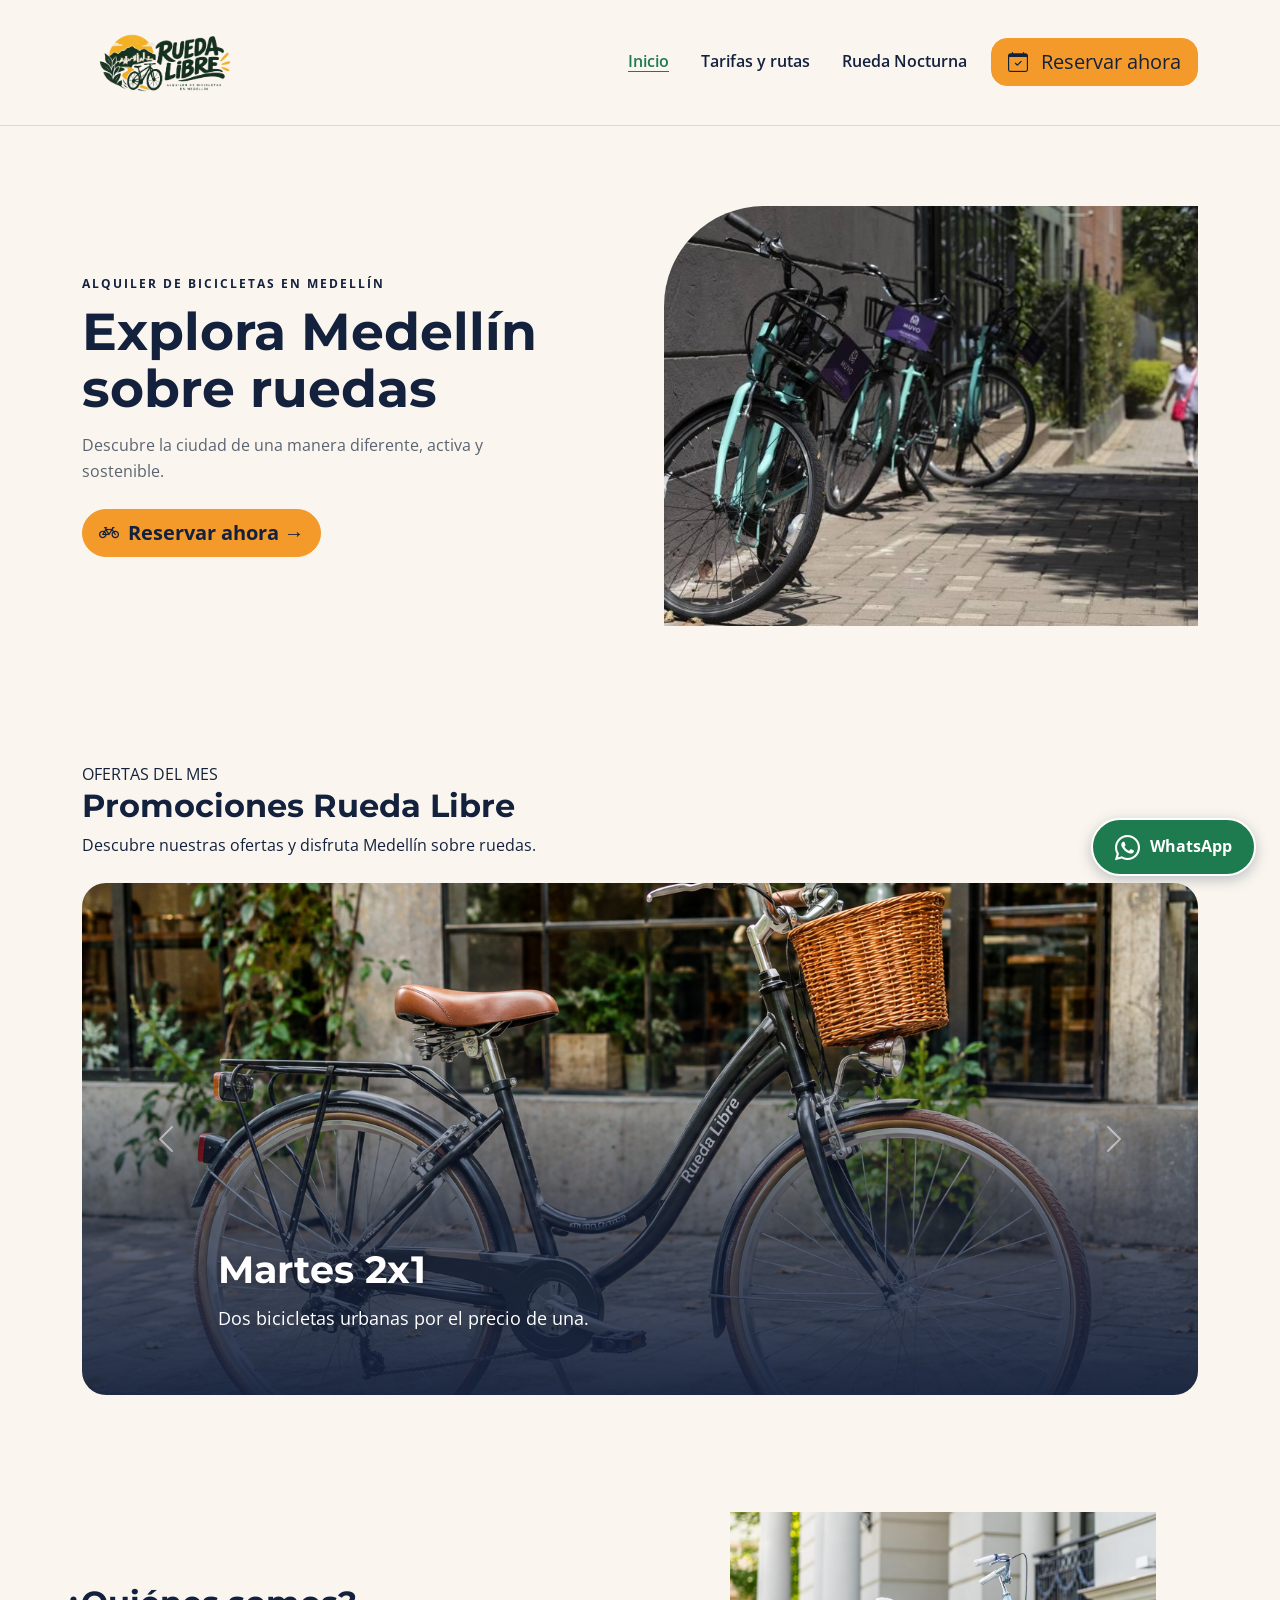
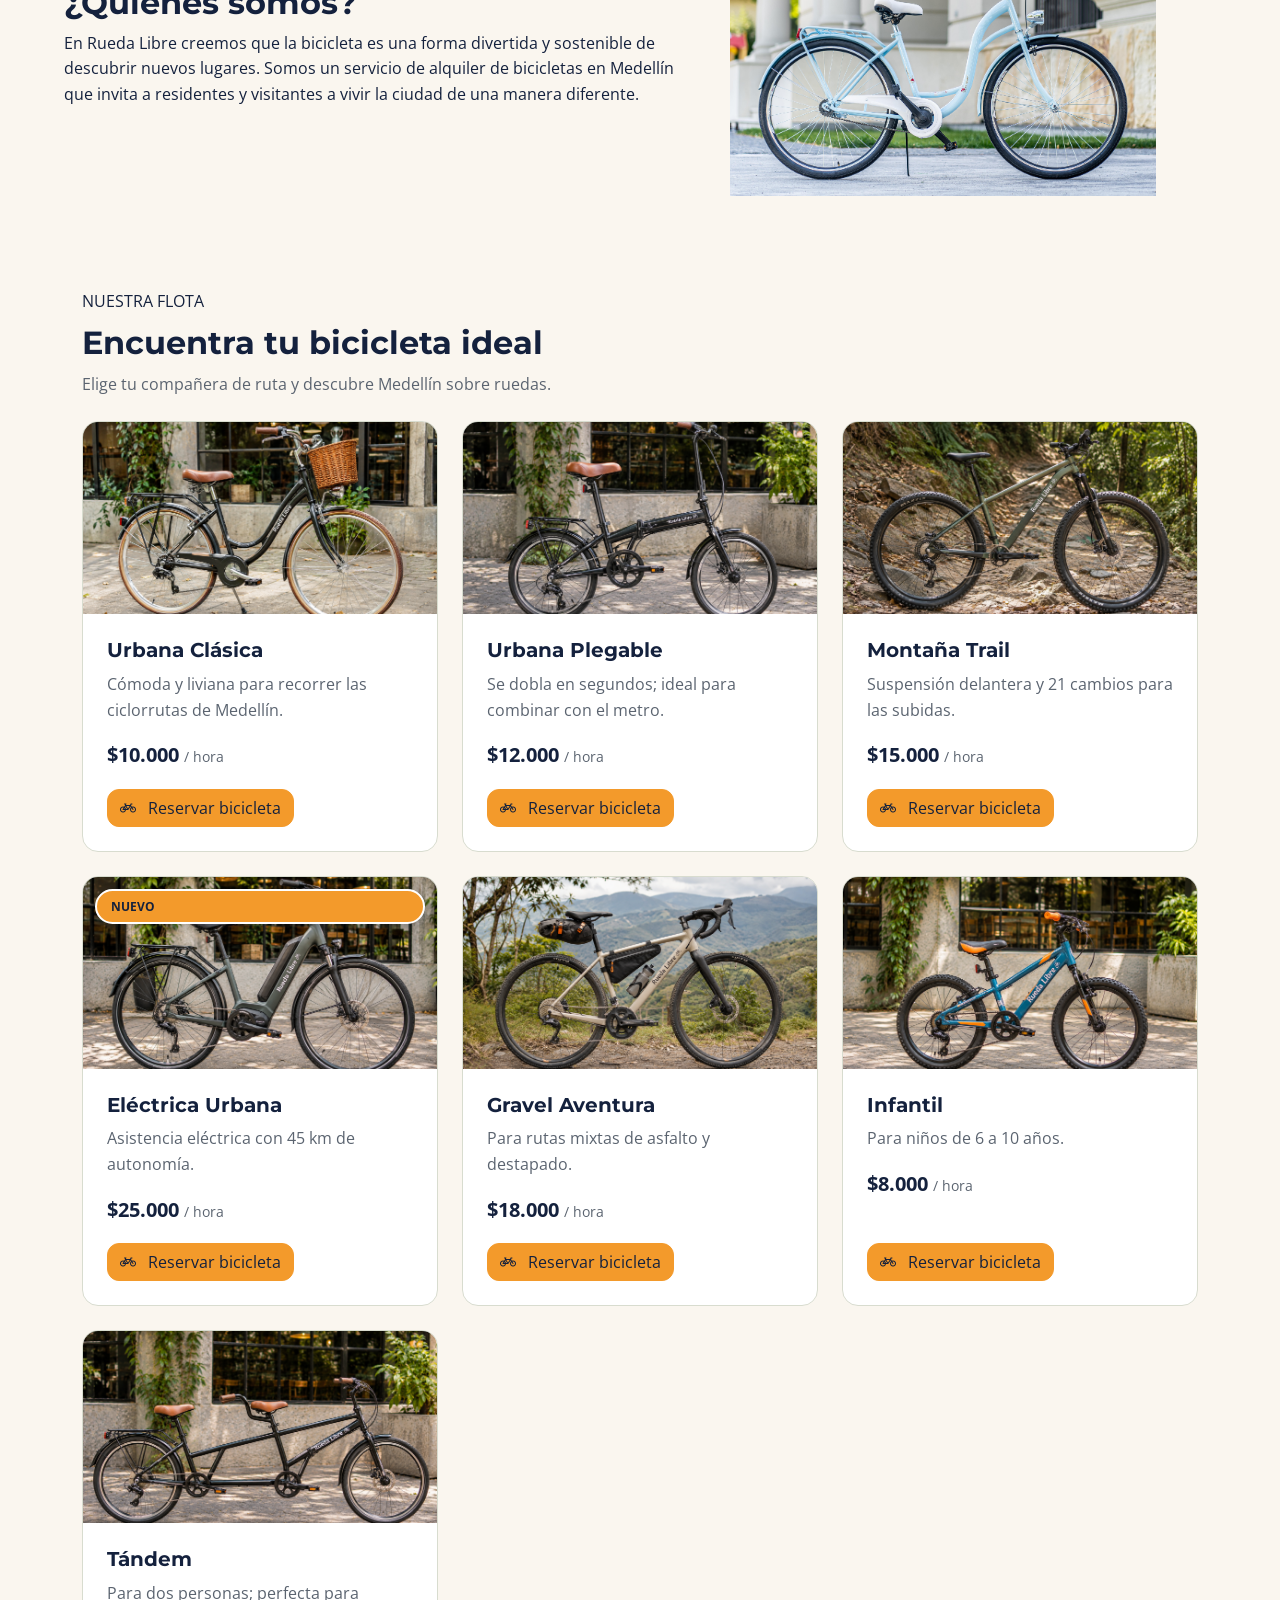
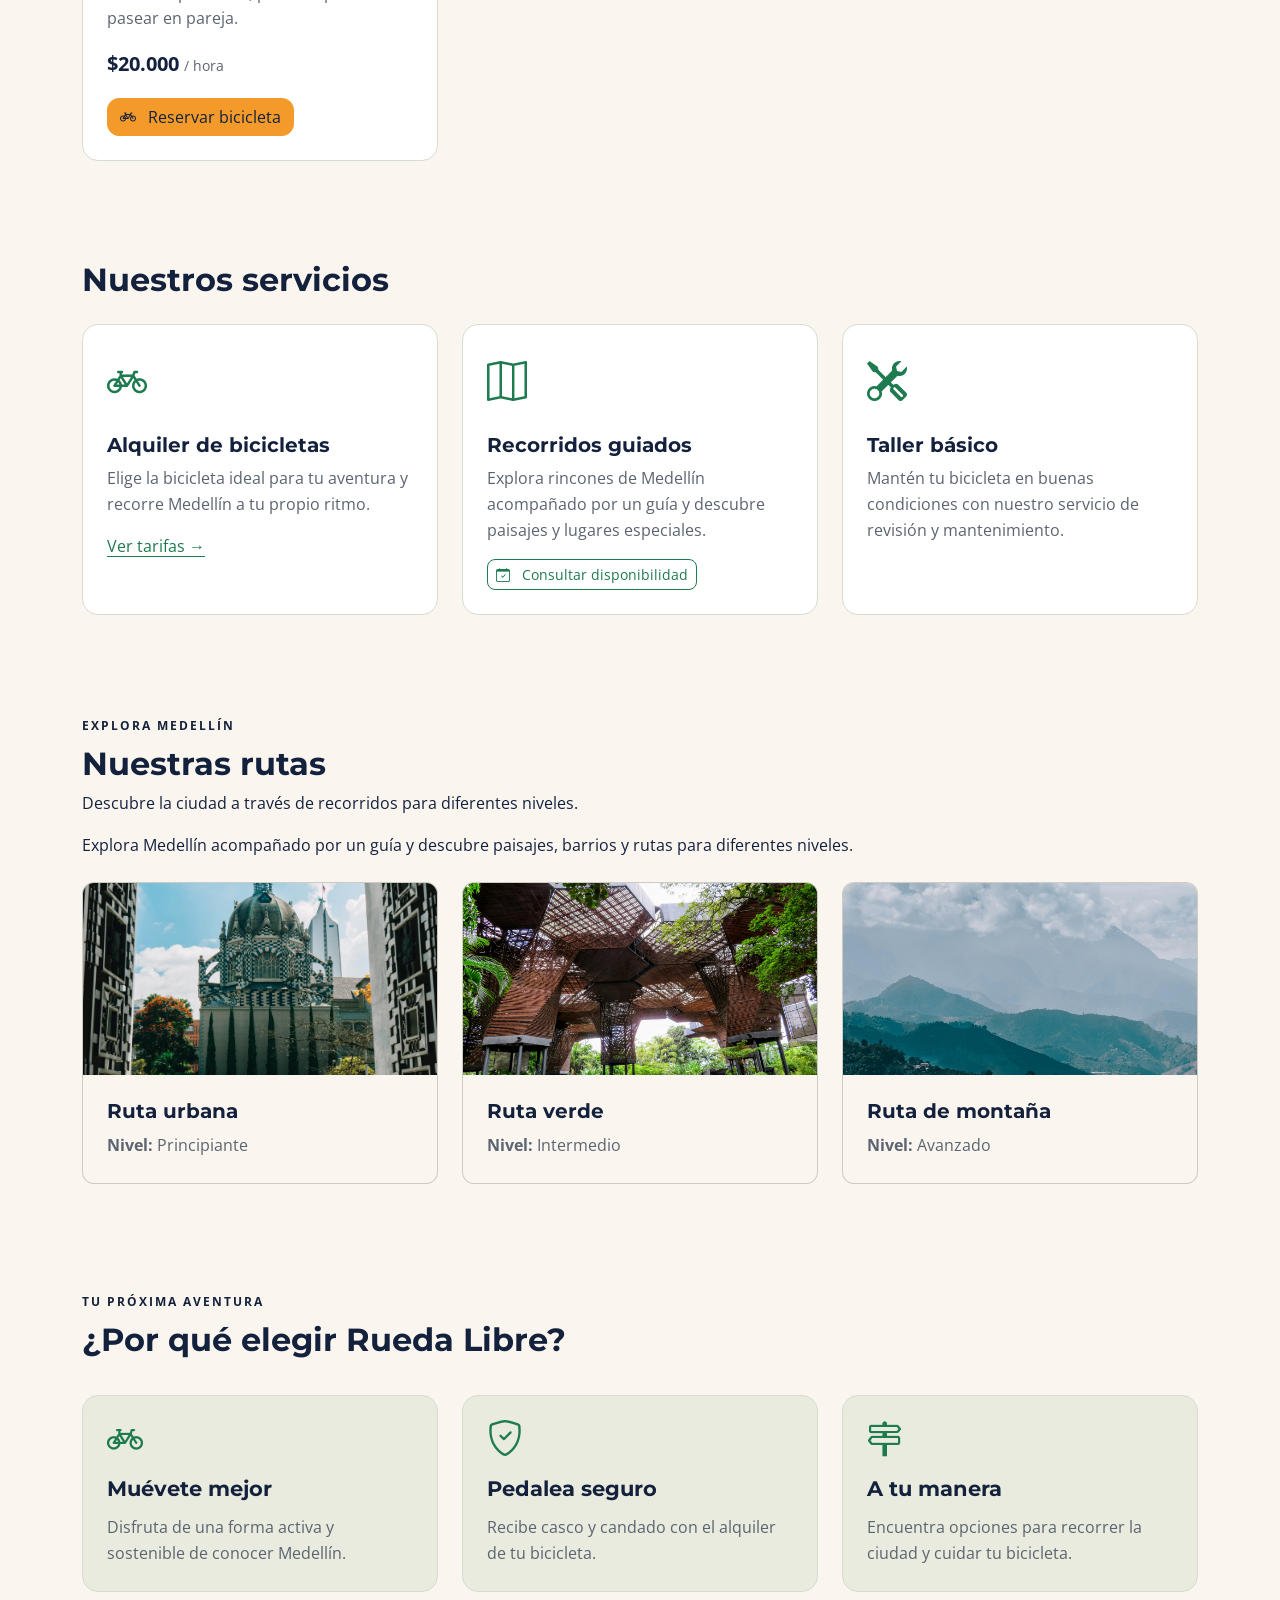
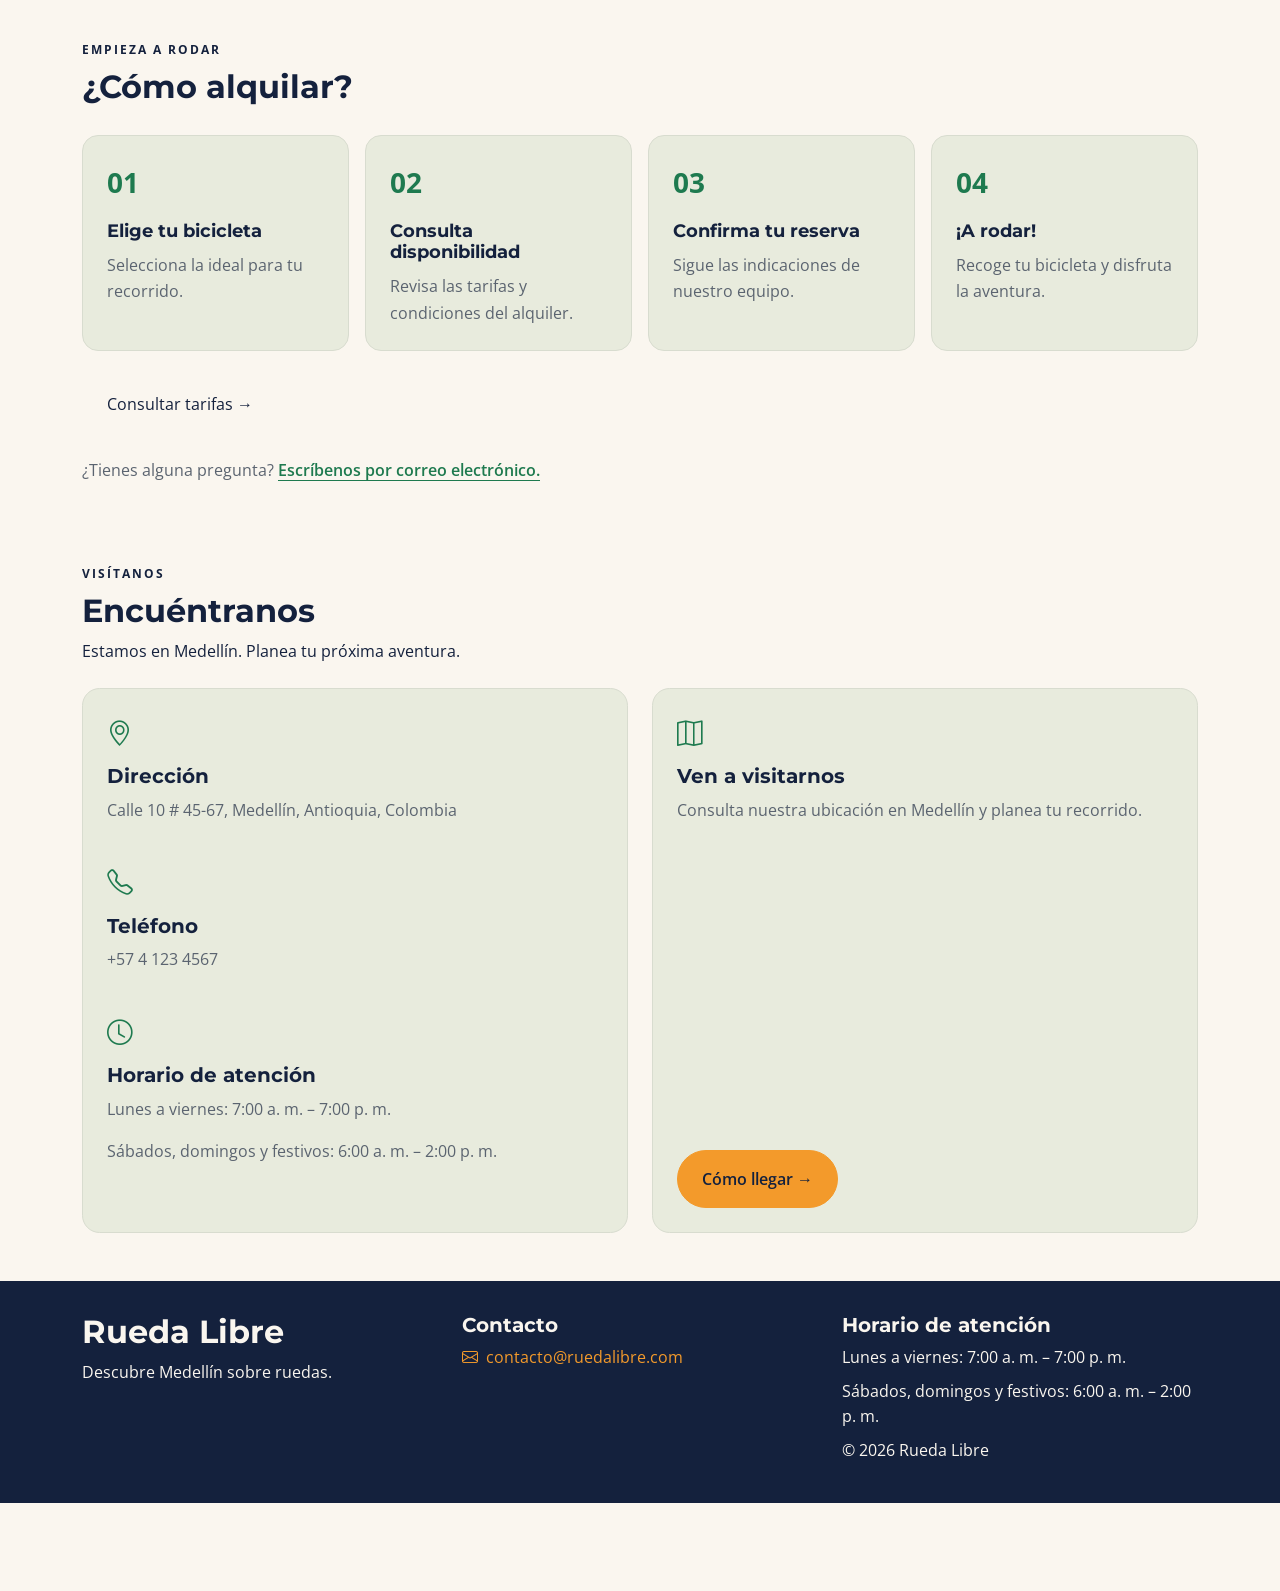
<file: index.html>
<!DOCTYPE html>
<html lang="es">

<head>
    <meta charset="utf-8">
    <meta name="viewport" content="width=device-width, initial-scale=1.0">

    <meta name="description"
        content="Alquila bicicletas en Medellín con Rueda Libre. Disfruta recorridos guiados y servicios básicos de taller.">

    <title>Rueda Libre | Alquiler de bicicletas en Medellín</title>

    <!-- Conexión con Google Fonts -->
    <link rel="preconnect" href="https://fonts.googleapis.com">
    <link rel="preconnect" href="https://fonts.gstatic.com" crossorigin>

    <!-- Tipografías de Rueda Libre -->
    <link href="https://fonts.googleapis.com/css2?family=Montserrat:wght@700&family=Open+Sans:wght@400;600&display=swap"
        rel="stylesheet">

    <!-- Bootstrap: estilos de la biblioteca -->
    <link href="https://cdn.jsdelivr.net/npm/bootstrap@5.3.8/dist/css/bootstrap.min.css" rel="stylesheet">

    <!-- Bootstrap Icons -->
    <link href="https://cdn.jsdelivr.net/npm/bootstrap-icons@1.11.3/font/bootstrap-icons.min.css" rel="stylesheet">

    <!-- Hoja de estilos propia -->
    <link href="CSS/styles.css" rel="stylesheet">

</head>

<body>


    <!-- NAVBAR RUEDA LIBRE -->
    <nav class="navbar navbar-expand-lg navbar-rueda">
        <div class="container">

            <!-- LOGO -->
            <a class="navbar-brand" href="index.html">
                <img src="img/logo.png" alt="Logo de Rueda Libre" width="165">
            </a>

            <!-- BOTÓN HAMBURGUESA -->
            <button class="navbar-toggler" type="button" data-bs-toggle="collapse" data-bs-target="#menuPrincipal"
                aria-controls="menuPrincipal" aria-expanded="false" aria-label="Abrir o cerrar menú">
                <span class="navbar-toggler-icon"></span>
            </button>

            <!-- MENÚ COLAPSABLE -->
            <div class="collapse navbar-collapse" id="menuPrincipal">
                <ul class="navbar-nav ms-auto align-items-lg-center gap-lg-3">

                    <li class="nav-item">
                        <a class="nav-link active" href="index.html" aria-current="page">
                            Inicio
                        </a>
                    </li>

                    <li class="nav-item">
                        <a class="nav-link" href="paginas/tarifas.html">
                            Tarifas y rutas
                        </a>
                    </li>

                    <li class="nav-item">
                        <a class="nav-link" href="./nocturna/index.html">
                            Rueda Nocturna
                        </a>
                    </li>

                    <li class="nav-item mt-2 mt-lg-0">
                        <a class="btn btn-warning btn-lg" href="paginas/reservas.html">
                            <i class="bi bi-calendar-check me-2" aria-hidden="true"></i>
                            Reservar ahora
                        </a>
                    </li>

                </ul>
            </div>

        </div>
    </nav>

    <main>

        <!-- PORTADA: GRID DE DOS COLUMNAS -->
        <section class="portada py-4 py-lg-5">
            <div class="container">
                <div class="row align-items-center g-4 g-lg-5">
                    <div class="col-12 col-lg-6 portada-texto">
                        <p class="etiqueta">
                            ALQUILER DE BICICLETAS EN MEDELL&Iacute;N
                        </p>
                        <h1>
                            Explora Medell&iacute;n sobre ruedas
                        </h1>
                        <p>
                            Descubre la ciudad de una manera diferente, activa y sostenible.
                        </p>
                        <a class="btn btn-naranja-pedal btn-lg rounded-pill boton-accion" href="paginas/reservas.html">
                            <i aria-hidden="true" class="bi bi-bicycle me-1">
                            </i>
                            Reservar ahora &rarr;
                        </a>
                    </div>
                    <div class="col-12 col-lg-6 portada-imagen">
                        <img alt="Bicicleta preparada para recorrer Medell&iacute;n" class="img-fluid w-100"
                            src="img/portada.jpeg" />
                    </div>
                </div>
            </div>
        </section>


        <!-- PROMOCIONES -->
        <section class="seccion-promociones py-5">
            <div class="container">
                <div class="mb-4">
                    <span class="etiqueta-seccion">OFERTAS DEL MES</span>
                    <h2>Promociones Rueda Libre</h2>
                    <p>Descubre nuestras ofertas y disfruta Medellín sobre ruedas.</p>
                </div>

                <div id="carruselPromociones" class="carousel slide" data-bs-ride="carousel" data-bs-interval="5000">

                    <div class="carousel-inner rounded-4">

                        <!-- Promoción 1 -->
                        <div class="carousel-item active">
                            <img src="img/clasica.png" class="d-block w-100 imagen-promocion"
                                alt="Bicicletas urbanas disponibles para la promoción de martes 2x1">

                            <div class="carousel-caption d-block">
                                <h3>Martes 2x1</h3>
                                <p>Dos bicicletas urbanas por el precio de una.</p>
                            </div>
                        </div>

                        <!-- Promoción 2 -->
                        <div class="carousel-item">
                            <img src="img/electrica.png" class="d-block w-100 imagen-promocion"
                                alt="Bicicleta eléctrica urbana para la promoción de descuento">

                            <div class="carousel-caption d-block">
                                <h3>20 % de descuento</h3>
                                <p>En bicicletas eléctricas de lunes a jueves.</p>
                            </div>
                        </div>

                        <!-- Promoción 3 -->
                        <div class="carousel-item">
                            <img src="img/ruta.jpeg" class="d-block w-100 imagen-promocion"
                                alt="Personas disfrutando de un recorrido guiado en bicicleta">

                            <div class="carousel-caption d-block">
                                <h3>¡Celebra sobre ruedas!</h3>
                                <p>Si cumples años, tu recorrido guiado es gratis.</p>
                            </div>
                        </div>

                        <!-- Promoción 4 -->
                        <div class="carousel-item">
                            <img src="./img/ruta-palmas.jpg" class="d-block w-100" alt="Campaña Rueda Nocturna">

                            <div class="carousel-caption">
                                <h3>Rueda Nocturna</h3>
                                <p>Descubre Medellín sobre dos ruedas bajo las luces de la ciudad.</p>

                            </div>
                        </div>

                    </div>



                    <!-- Control anterior -->
                    <button class="carousel-control-prev" type="button" data-bs-target="#carruselPromociones"
                        data-bs-slide="prev" aria-label="Ver promoción anterior">
                        <span class="carousel-control-prev-icon" aria-hidden="true"></span>
                        <span class="visually-hidden">Promoción anterior</span>
                    </button>

                    <!-- Control siguiente -->
                    <button class="carousel-control-next" type="button" data-bs-target="#carruselPromociones"
                        data-bs-slide="next" aria-label="Ver promoción siguiente">
                        <span class="carousel-control-next-icon" aria-hidden="true"></span>
                        <span class="visually-hidden">Promoción siguiente</span>
                    </button>

                </div>
            </div>
        </section>

        <!-- QUIÉNES SOMOS -->
        <section class="quienes-somos container row align-items-center g-4" id="quienes-somos">
            <div class="col-12 col-lg-6">
                <h2>
                    &iquest;Qui&eacute;nes somos?
                </h2>
                <p>
                    En Rueda Libre creemos que la bicicleta es una forma divertida y sostenible de descubrir nuevos
                    lugares.

                    Somos un servicio de alquiler de bicicletas en Medell&iacute;n que invita a residentes y visitantes
                    a vivir la ciudad de una manera diferente.
                </p>
            </div>
            <img alt="Bicicleta disponible para alquilar en Rueda Libre" class="col-12 col-lg-6 img-fluid"
                src="img/bicicleta.jpeg" width="600" />
        </section>


        <!-- NUESTRA FLOTA -->
        <section class="seccion-flota py-5" id="flota">
            <div class="container">

                <header class="encabezado-flota mb-4">
                    <span class="etiqueta-seccion">NUESTRA FLOTA</span>

                    <h2>Encuentra tu bicicleta ideal</h2>

                    <p>
                        Elige tu compañera de ruta y descubre Medellín sobre ruedas.
                    </p>
                </header>

                <!-- UNA SOLA FILA PARA TODAS LAS BICICLETAS -->
                <div class="row row-cols-1 row-cols-md-2 row-cols-lg-3 g-4">

                    <!-- BICICLETA 1 -->
                    <div class="col">
                        <article class="card tarjeta-bicicleta h-100">
                            <img src="img/clasica.png" class="card-img-top" alt="Bicicleta Urbana Clásica">

                            <div class="card-body d-flex flex-column">
                                <h3 class="card-title">Urbana Clásica</h3>
                                <p class="card-text">Cómoda y liviana para recorrer las ciclorrutas de Medellín.</p>
                                <p class="precio-bicicleta">$10.000 <span>/ hora</span></p>

                                <a class="btn btn-warning mt-auto" href="paginas/reservas.html">
                                    <i class="bi bi-bicycle me-2" aria-hidden="true"></i>
                                    Reservar bicicleta
                                </a>
                            </div>
                        </article>
                    </div>

                    <!-- BICICLETA 2 -->
                    <div class="col">
                        <article class="card tarjeta-bicicleta h-100">
                            <img src="img/plegable.png" class="card-img-top" alt="Bicicleta Urbana Plegable">

                            <div class="card-body d-flex flex-column">
                                <h3 class="card-title">Urbana Plegable</h3>
                                <p class="card-text">Se dobla en segundos; ideal para combinar con el metro.</p>
                                <p class="precio-bicicleta">$12.000 <span>/ hora</span></p>

                                <a class="btn btn-warning mt-auto" href="paginas/reservas.html">
                                    <i class="bi bi-bicycle me-2" aria-hidden="true"></i>
                                    Reservar bicicleta
                                </a>
                            </div>
                        </article>
                    </div>

                    <!-- BICICLETA 3 -->
                    <div class="col">
                        <article class="card tarjeta-bicicleta h-100">
                            <img src="img/trail.png" class="card-img-top" alt="Bicicleta Montaña Trail">

                            <div class="card-body d-flex flex-column">
                                <h3 class="card-title">Montaña Trail</h3>
                                <p class="card-text">Suspensión delantera y 21 cambios para las subidas.</p>
                                <p class="precio-bicicleta">$15.000 <span>/ hora</span></p>

                                <a class="btn btn-warning mt-auto" href="paginas/reservas.html">
                                    <i class="bi bi-bicycle me-2" aria-hidden="true"></i>
                                    Reservar bicicleta
                                </a>
                            </div>
                        </article>
                    </div>

                    <!-- BICICLETA 4 -->
                    <div class="col">
                        <article class="card tarjeta-bicicleta tarjeta-nueva h-100">
                            <span class="etiqueta-nuevo">Nuevo</span>

                            <img src="img/electrica.png" class="card-img-top" alt="Bicicleta Eléctrica Urbana">

                            <div class="card-body d-flex flex-column">
                                <h3 class="card-title">Eléctrica Urbana</h3>
                                <p class="card-text">Asistencia eléctrica con 45 km de autonomía.</p>
                                <p class="precio-bicicleta">$25.000 <span>/ hora</span></p>

                                <a class="btn btn-warning mt-auto" href="paginas/reservas.html">
                                    <i class="bi bi-bicycle me-2" aria-hidden="true"></i>
                                    Reservar bicicleta
                                </a>
                            </div>
                        </article>
                    </div>

                    <!-- BICICLETA 5 -->
                    <div class="col">
                        <article class="card tarjeta-bicicleta h-100">
                            <img src="img/gravel.png" class="card-img-top" alt="Bicicleta Gravel Aventura">

                            <div class="card-body d-flex flex-column">
                                <h3 class="card-title">Gravel Aventura</h3>
                                <p class="card-text">Para rutas mixtas de asfalto y destapado.</p>
                                <p class="precio-bicicleta">$18.000 <span>/ hora</span></p>

                                <a class="btn btn-warning mt-auto" href="paginas/reservas.html">
                                    <i class="bi bi-bicycle me-2" aria-hidden="true"></i>
                                    Reservar bicicleta
                                </a>
                            </div>
                        </article>
                    </div>

                    <!-- BICICLETA 6 -->
                    <div class="col">
                        <article class="card tarjeta-bicicleta h-100">
                            <img src="img/infantil.png" class="card-img-top" alt="Bicicleta Infantil">

                            <div class="card-body d-flex flex-column">
                                <h3 class="card-title">Infantil</h3>
                                <p class="card-text">Para niños de 6 a 10 años.</p>
                                <p class="precio-bicicleta">$8.000 <span>/ hora</span></p>

                                <a class="btn btn-warning mt-auto" href="paginas/reservas.html">
                                    <i class="bi bi-bicycle me-2" aria-hidden="true"></i>
                                    Reservar bicicleta
                                </a>
                            </div>
                        </article>
                    </div>

                    <!-- BICICLETA 7 -->
                    <div class="col">
                        <article class="card tarjeta-bicicleta h-100">
                            <img src="img/tandem.png" class="card-img-top" alt="Bicicleta Tándem para dos personas">

                            <div class="card-body d-flex flex-column">
                                <h3 class="card-title">Tándem</h3>
                                <p class="card-text">Para dos personas; perfecta para pasear en pareja.</p>
                                <p class="precio-bicicleta">$20.000 <span>/ hora</span></p>

                                <a class="btn btn-warning mt-auto" href="paginas/reservas.html">
                                    <i class="bi bi-bicycle me-2" aria-hidden="true"></i>
                                    Reservar bicicleta
                                </a>
                            </div>
                        </article>
                    </div>

                </div>
            </div>
        </section>

        <!-- NUESTROS SERVICIOS -->
        <section class="servicios py-2" id="nuestros-servicios">
            <div class="container">
                <div class="mb-4">
                    <h2>
                        Nuestros servicios
                    </h2>
                </div>
                <div class="row row-cols-1 row-cols-md-2 row-cols-lg-3 g-4">

                    <!-- SERVICIO 1 -->
                    <div class="col">
                        <article class="card h-100">
                            <div class="card-body">
                                <i aria-hidden="true" class="bi bi-bicycle icono-servicio">
                                </i>
                                <h3 class="card-title">
                                    Alquiler de bicicletas
                                </h3>
                                <p class="card-text">
                                    Elige la bicicleta ideal para tu aventura y recorre

                                    Medell&iacute;n a tu propio ritmo.
                                </p>
                                <a class="card-link" href="paginas/tarifas.html">
                                    Ver tarifas &rarr;
                                </a>
                            </div>
                        </article>
                    </div>

                    <!-- SERVICIO 2 -->
                    <div class="col">
                        <article class="card h-100">
                            <div class="card-body">
                                <i aria-hidden="true" class="bi bi-map icono-servicio">
                                </i>
                                <h3 class="card-title">
                                    Recorridos guiados
                                </h3>
                                <p class="card-text">
                                    Explora rincones de Medell&iacute;n acompa&ntilde;ado por un gu&iacute;a

                                    y descubre paisajes y lugares especiales.
                                </p>

                                <a class="btn btn-outline-success btn-sm"
                                    href="paginas/tarifas.html#recorridos-guiados">
                                    <i class="bi bi-calendar-check me-2" aria-hidden="true"></i>
                                    Consultar disponibilidad
                                </a>

                            </div>
                        </article>
                    </div>
                    <!-- SERVICIO 3 -->
                    <div class="col">
                        <article class="card h-100">
                            <div class="card-body">
                                <i aria-hidden="true" class="bi bi-tools icono-servicio">
                                </i>
                                <h3 class="card-title">
                                    Taller b&aacute;sico
                                </h3>
                                <p class="card-text">
                                    Mant&eacute;n tu bicicleta en buenas condiciones con

                                    nuestro servicio de revisi&oacute;n y mantenimiento.
                                </p>
                            </div>
                        </article>
                    </div>
                </div>
            </div>
        </section>
        <!-- NUESTRAS RUTAS -->
        <section class="rutas-guiadas py-5" id="nuestras-rutas">
            <div class="container">
                <div class="encabezado-rutas mb-4">
                    <p class="etiqueta">
                        EXPLORA MEDELL&Iacute;N
                    </p>
                    <h2>
                        Nuestras rutas
                    </h2>
                    <p>
                        Descubre la ciudad a trav&eacute;s de recorridos para diferentes niveles.
                    </p>
                    <p>
                        Explora Medell&iacute;n acompa&ntilde;ado por un gu&iacute;a y descubre

                        paisajes, barrios y rutas para diferentes niveles.
                    </p>
                </div>

                <!-- grilla Bootstrap -->
                <div class="row row-cols-1 row-cols-md-2 row-cols-lg-3 g-4">

                    <div class="col">
                        <article class="card h-100">

                            <img src="img/urbano.jpg" class="card-img-top img-fluid"
                                alt="Recorrido urbano en bicicleta" />
                            <div class="card-body d-flex flex-column">

                                <h3 class="card-title">
                                    Ruta urbana
                                </h3>
                                <p class="card-text">
                                    <strong>
                                        Nivel:
                                    </strong>
                                    Principiante
                                </p>
                            </div>
                        </article>
                    </div>


                    <div class="col">
                        <article class="card h-100">
                            <img src="img/monta.jpg" class="card-img-top img-fluid" alt="Recorrido por zonas verdes">

                            <div class="card-body d-flex flex-column">
                                <h3 class="card-title">
                                    Ruta verde
                                </h3>

                                <p class="card-text">
                                    <strong>Nivel:</strong> Intermedio
                                </p>
                            </div>
                        </article>
                    </div>


                    <div class="col">
                        <article class="card h-100">
                            <img alt="Recorrido de monta&ntilde;a en bicicleta" class="card-img-top img-fluid"
                                src="img/verde.jpg" />
                            <div class="card-body d-flex flex-column">
                                <h3 class="card-title">
                                    Ruta de monta&ntilde;a
                                </h3>
                                <p class="card-text">
                                    <strong>
                                        Nivel:
                                    </strong>
                                    Avanzado
                                </p>

                            </div>
                        </article>
                    </div>
                </div>
            </div>
            </div>
        </section>

        <!-- BENEFICIOS Y PROCESO DE ALQUILER -->
        <section class="beneficios-alquiler py-3">
            <div class="container">

                <!-- BENEFICIOS -->
                <div class="mb-5">
                    <p class="etiqueta">
                        TU PR&Oacute;XIMA AVENTURA
                    </p>
                    <h2>
                        &iquest;Por qu&eacute; elegir Rueda Libre?
                    </h2>
                    <div class="row row-cols-1 g-4 mt-2 row-cols-md-2 row-cols-lg-3">
                        <div class="col">
                            <article class="card tarjeta-beneficio h-100">
                                <div class="card-body p-4">
                                    <i aria-hidden="true" class="bi bi-bicycle icono-beneficio">
                                    </i>
                                    <h3 class="card-title">
                                        Mu&eacute;vete mejor
                                    </h3>
                                    <p class="card-text">
                                        Disfruta de una forma activa y sostenible

                                        de conocer Medell&iacute;n.
                                    </p>
                                </div>
                            </article>
                        </div>
                        <div class="col">
                            <article class="card tarjeta-beneficio h-100">
                                <div class="card-body p-4">
                                    <i aria-hidden="true" class="bi bi-shield-check icono-beneficio">
                                    </i>
                                    <h3 class="card-title">
                                        Pedalea seguro
                                    </h3>
                                    <p class="card-text">
                                        Recibe casco y candado con el alquiler

                                        de tu bicicleta.
                                    </p>
                                </div>
                            </article>
                        </div>
                        <div class="col">
                            <article class="card tarjeta-beneficio h-100">
                                <div class="card-body p-4">
                                    <i aria-hidden="true" class="bi bi-signpost-2 icono-beneficio">
                                    </i>
                                    <h3 class="card-title">
                                        A tu manera
                                    </h3>
                                    <p class="card-text">
                                        Encuentra opciones para recorrer la ciudad

                                        y cuidar tu bicicleta.
                                    </p>
                                </div>
                            </article>
                        </div>
                    </div>
                </div>
                <!-- PASOS PARA ALQUILAR -->
                <div class="proceso-alquiler">
                    <p class="etiqueta">
                        EMPIEZA A RODAR
                    </p>
                    <h2>
                        &iquest;C&oacute;mo alquilar?
                    </h2>
                    <div class="row row-cols-1 row-cols-md-2 row-cols-lg-4 g-3 mt-2">
                        <!-- PASO 1 -->
                        <div class="col">
                            <article class="paso-alquiler h-100">
                                <div class="card-body p-4">
                                    <span class="numero-paso">
                                        01
                                    </span>
                                    <h3 class="card-title">
                                        Elige tu bicicleta
                                    </h3>
                                    <p class="card-text">
                                        Selecciona la ideal para tu recorrido.
                                    </p>
                                </div>
                            </article>
                        </div>
                        <!-- PASO 2 -->
                        <div class="col">
                            <article class="paso-alquiler h-100">
                                <div class="card-body p-4">
                                    <span class="numero-paso">
                                        02
                                    </span>
                                    <h3 class="card-title">
                                        Consulta disponibilidad
                                    </h3>
                                    <p class="card-text">
                                        Revisa las tarifas y condiciones del alquiler.
                                    </p>
                                </div>
                            </article>
                        </div>
                        <!-- PASO 3 -->
                        <div class="col">
                            <article class="paso-alquiler h-100">
                                <div class="card-body p-4">
                                    <span class="numero-paso">
                                        03
                                    </span>
                                    <h3 class="card-title">
                                        Confirma tu reserva
                                    </h3>
                                    <p class="card-text">
                                        Sigue las indicaciones de nuestro equipo.
                                    </p>
                                </div>
                            </article>
                        </div>
                        <!-- PASO 4 -->
                        <div class="col">
                            <article class="paso-alquiler h-100">
                                <div class="card-body p-4">
                                    <span class="numero-paso">
                                        04
                                    </span>
                                    <h3 class="card-title">
                                        &iexcl;A rodar!
                                    </h3>
                                    <p class="card-text">
                                        Recoge tu bicicleta y disfruta la aventura.
                                    </p>
                                </div>
                            </article>
                        </div>
                    </div>

                    <!-- BOTÓN DE TARIFAS -->
                    <div class="mt-4">
                        <a class="btn boton-tarifas rounded-pill px-4 py-3" href="paginas/tarifas.html">
                            Consultar tarifas &rarr;
                        </a>
                    </div>

                    <!-- CONTACTO -->
                    <p class="contacto-alquiler mt-4 mb-0">
                        &iquest;Tienes alguna pregunta?
                        <a href="mailto:contacto@ruedalibre.com">
                            Escr&iacute;benos por correo electr&oacute;nico.
                        </a>
                    </p>
                </div>
            </div>
        </section>

        <!-- UBICACIÓN -->
        <section class="ubicacion py-2 pt-4" id="encuentranos">
            <div class="container">
                <div class="mb-4">
                    <p class="etiqueta">
                        VIS&Iacute;TANOS
                    </p>
                    <h2>
                        Encu&eacute;ntranos
                    </h2>
                    <p>
                        Estamos en Medell&iacute;n. Planea tu pr&oacute;xima aventura.
                    </p>
                </div>
                <div class="row g-4 align-items-stretch">

                    <!-- DATOS DE CONTACTO -->
                    <div class="col-12 col-lg-6">
                        <article class="card tarjeta-ubicacion h-100">
                            <div class="card-body p-4">
                                <div class="mb-4">
                                    <i aria-hidden="true" class="bi bi-geo-alt icono-ubicacion">
                                    </i>
                                    <h3>
                                        Direcci&oacute;n
                                    </h3>
                                    <p>
                                        Calle 10 # 45-67, Medell&iacute;n, Antioquia, Colombia
                                    </p>
                                </div>
                                <div class="mb-4">
                                    <i aria-hidden="true" class="bi bi-telephone icono-ubicacion">
                                    </i>
                                    <h3>
                                        Tel&eacute;fono
                                    </h3>
                                    <p>
                                        +57 4 123 4567
                                    </p>
                                </div>
                                <div>
                                    <i aria-hidden="true" class="bi bi-clock icono-ubicacion">
                                    </i>
                                    <h3>
                                        Horario de atenci&oacute;n
                                    </h3>
                                    <p>
                                        Lunes a viernes: 7:00 a. m. &ndash; 7:00 p. m.
                                    </p>
                                    <p>
                                        S&aacute;bados, domingos y festivos: 6:00 a. m. &ndash; 2:00 p. m.
                                    </p>
                                </div>
                            </div>
                        </article>
                    </div>

                    <!-- MAPA Y UBICACIÓN -->
                    <div class="col-12 col-lg-6">
                        <article class="card tarjeta-mapa h-100">
                            <div class="card-body p-4 d-flex flex-column">
                                <i aria-hidden="true" class="bi bi-map icono-ubicacion">
                                </i>
                                <h3>
                                    Ven a visitarnos
                                </h3>
                                <p>
                                    Consulta nuestra ubicaci&oacute;n en Medell&iacute;n

                                    y planea tu recorrido.
                                </p>
                                <!-- MAPA DE GOOGLE -->
                                <div class="ratio ratio-16x9 mt-3 mb-3">
                                    <iframe allowfullscreen="" loading="lazy"
                                        referrerpolicy="no-referrer-when-downgrade"
                                        src="https://www.google.com/maps?q=Calle%2010%20%2345-67%2C%20Medell%C3%ADn%2C%20Antioquia%2C%20Colombia&amp;output=embed"
                                        title="Ubicaci&oacute;n de Rueda Libre en Medell&iacute;n">
                                    </iframe>
                                </div>
                                <a class="btn boton-ubicacion rounded-pill px-4 py-3"
                                    href="https://www\.google.com/maps/search/?api=1&amp;query=Medellin%2C%20Antioquia%2C%20Colombia"
                                    rel="noopener noreferrer" target="_blank">
                                    C&oacute;mo llegar &rarr;
                                </a>
                            </div>
                        </article>
                    </div>
                </div>
            </div>
        </section>
    </main>
    <!-- PIE DE PÁGINA -->
    <footer class="site-footer">
        <div class="container">
            <div class="row row-cols-1 row-cols-md-3 g-4">
                <div class="col footer-marca">
                    <h2>Rueda Libre</h2>
                    <p>Descubre Medell&iacute;n sobre ruedas.</p>
                </div>
                <div class="col footer-contacto">
                    <h3>Contacto</h3>
                    <p><a href="mailto:contacto@ruedalibre.com"><i aria-hidden="true"
                                class="bi bi-envelope me-2"></i>contacto@ruedalibre.com</a></p>
                </div>
                <div class="col footer-horario">
                    <h3>Horario de atenci&oacute;n</h3>
                    <p>Lunes a viernes: 7:00 a. m. &ndash; 7:00 p. m.</p>
                    <p>S&aacute;bados, domingos y festivos: 6:00 a. m. &ndash; 2:00 p. m.</p>
                    <p>&copy; 2026 Rueda Libre</p>
                </div>
            </div>
        </div>
    </footer>
    <!-- Se incluye una sola vez y antes del cierre de body -->

    <!-- Bootstrap JavaScript Bundle -->
    <script src="https://cdn.jsdelivr.net/npm/bootstrap@5.3.8/dist/js/bootstrap.bundle.min.js"></script>
    <a class="whatsapp-flotante" href="https://wa.me/573000000000" target="_blank" rel="noopener noreferrer"
        aria-label="Contactar a Rueda Libre por WhatsApp">

        <i class="bi bi-whatsapp" aria-hidden="true"></i>
        <span>WhatsApp</span>

    </a>
</body>

</html>
</file>
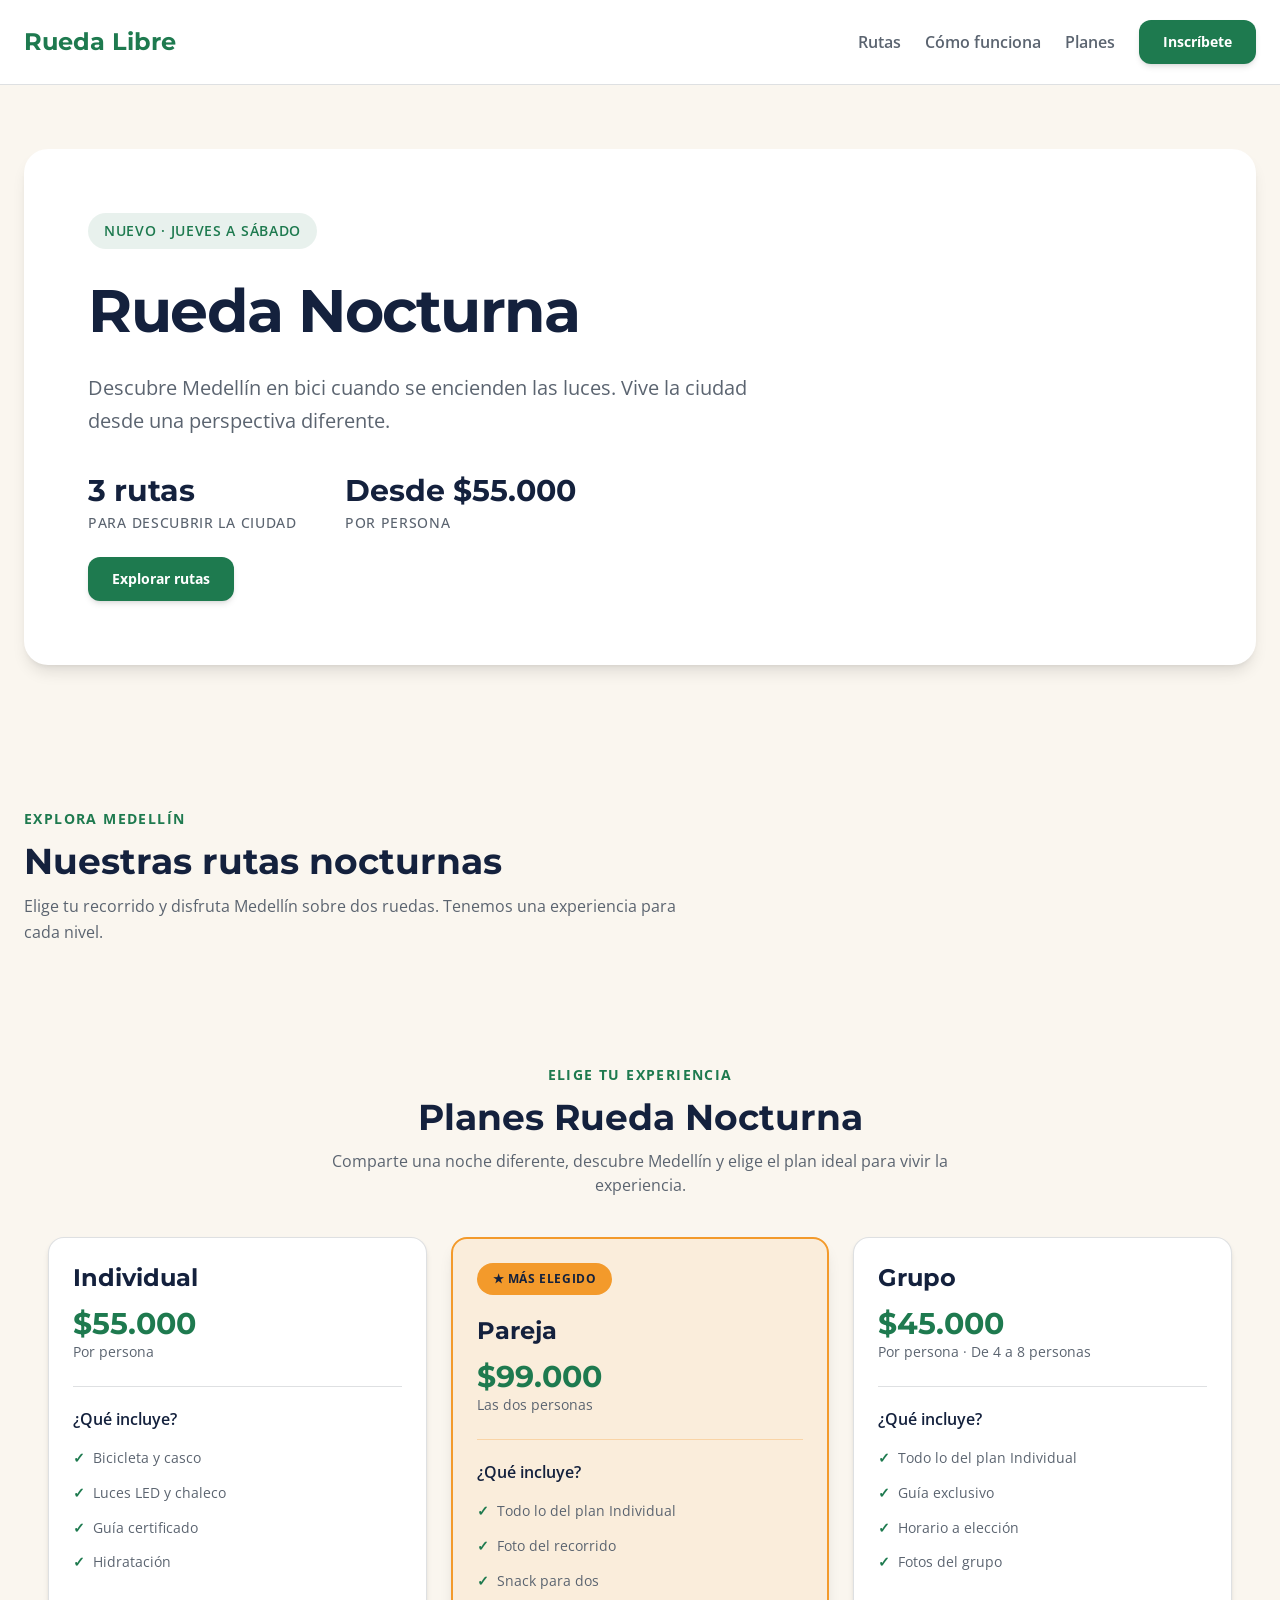
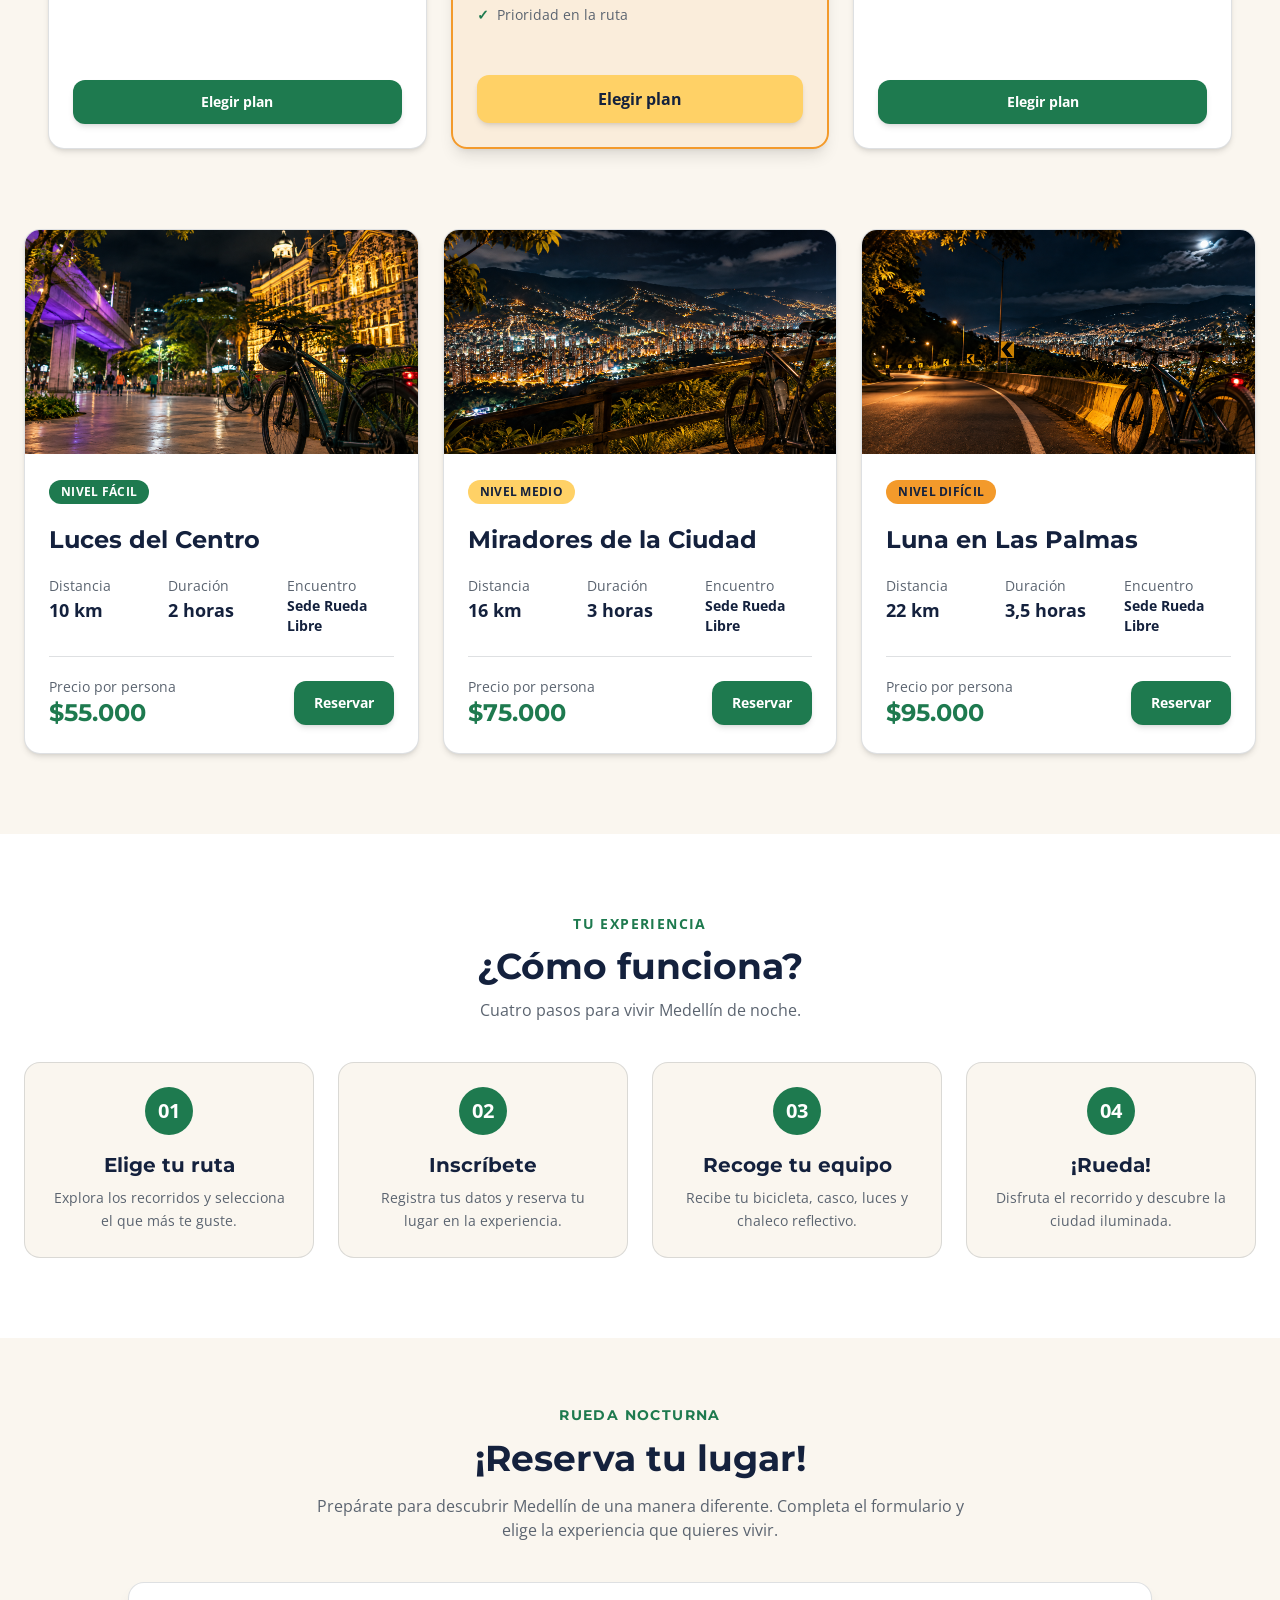
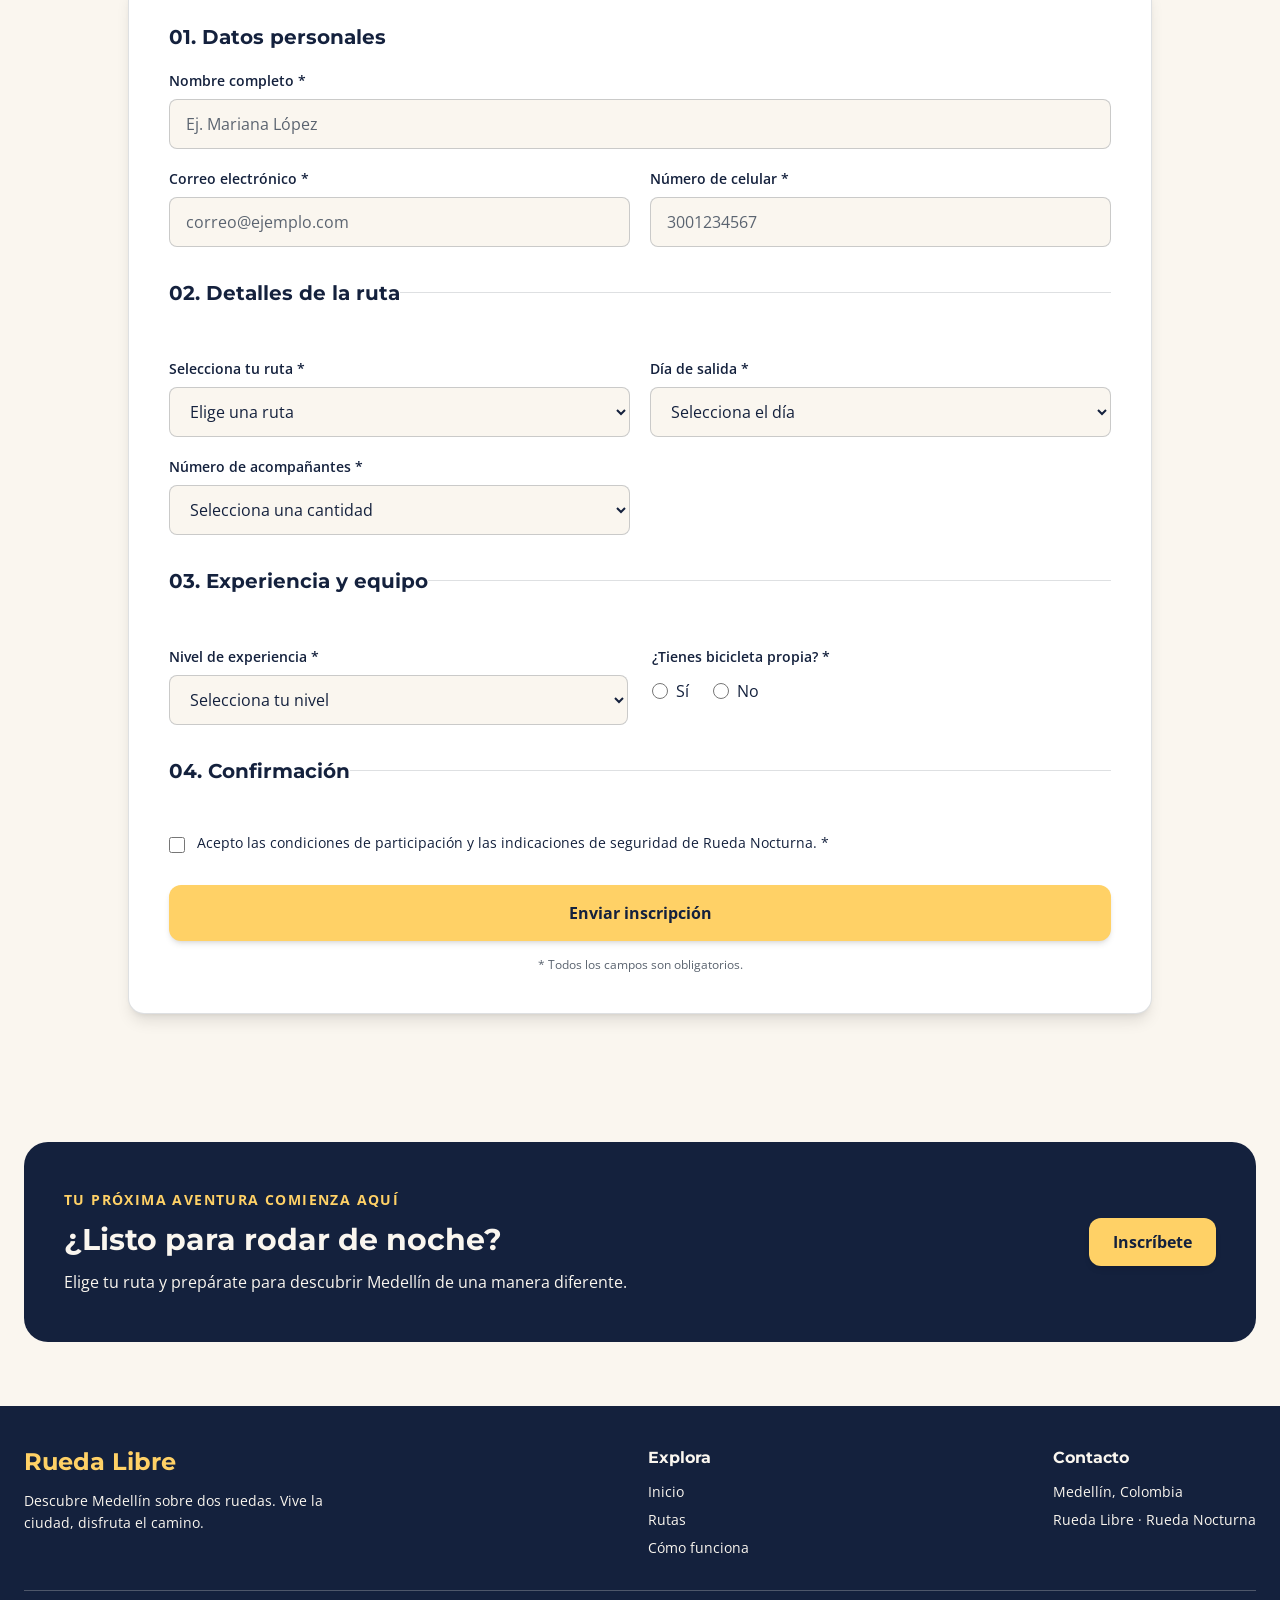
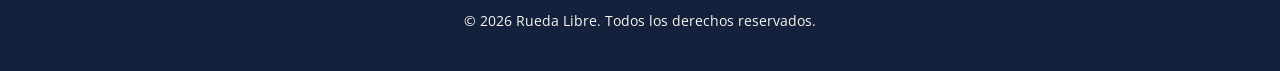
<file: nocturna/index.html>
<!DOCTYPE html>
<html lang="es">

<head>
    <meta charset="UTF-8">
    <meta name="viewport" content="width=device-width, initial-scale=1.0">
    <meta name="description" content="Descubre Medellín de noche en bicicleta con Rueda Nocturna.">
    <title>Rueda Nocturna | Rueda Libre</title>
    <link rel="stylesheet" href="./src/output.css">
</head>

<body class="min-h-screen bg-crema font-open-sans text-azul-noche antialiased dark:bg-azul-noche dark:text-crema">

    <!-- 1. ENCABEZADO -->
    <header class="border-b border-gris-asfalto/20 bg-white dark:border-crema/15 dark:bg-azul-noche">
        <div
            class="mx-auto flex max-w-7xl flex-col items-center gap-5 px-4 py-5 md:flex-row md:justify-between md:px-6">
            <a href="#inicio"
                class="font-montserrat text-2xl font-bold text-verde-ruta transition-colors hover:text-azul-noche dark:text-amarillo-farol dark:hover:text-crema">
                Rueda Libre
            </a>

            <nav aria-label="Navegación principal"
                class="flex w-full items-center justify-center gap-4 md:w-auto md:justify-end md:gap-6">
                <a href="#rutas"
                    class="hidden font-semibold text-gris-asfalto transition-colors hover:text-verde-ruta dark:text-crema dark:hover:text-amarillo-farol md:inline-flex">
                    Rutas
                </a>
                <a href="#como-funciona"
                    class="hidden font-semibold text-gris-asfalto transition-colors hover:text-verde-ruta dark:text-crema dark:hover:text-amarillo-farol md:inline-flex">
                    Cómo funciona
                </a>
                
                <a href="#planes" class="hidden font-semibold text-gris-asfalto transition-colors hover:text-verde-ruta dark:text-crema dark:hover:text-amarillo-farol md:inline-flex">
                    Planes
                </a>
                <a href="#inscripcion" class="btn-primary px-6 py-3">
                    Inscríbete
                </a>
            </nav>
        </div>
    </header>

    <main>
        <!-- 2. SECCIÓN PRINCIPAL -->
        <section id="inicio" class="px-4 py-10 sm:px-6 sm:py-14 lg:py-16">
            <div
                class="mx-auto max-w-7xl rounded-3xl bg-white px-6 py-10 shadow-lg sm:px-10 sm:py-14 lg:px-16 lg:py-16 dark:bg-azul-noche/90 dark:shadow-black/20">
                <div class="max-w-3xl space-y-6">
                    <p
                        class="inline-flex rounded-full bg-verde-ruta/10 px-4 py-2 text-sm font-semibold uppercase tracking-wider text-verde-ruta dark:bg-amarillo-farol/15 dark:text-amarillo-farol">
                        Nuevo · Jueves a sábado
                    </p>

                    <h1
                        class="font-montserrat text-4xl font-bold leading-tight tracking-tight text-azul-noche sm:text-5xl lg:text-6xl dark:text-crema">
                        Rueda Nocturna
                    </h1>

                    <p class="max-w-2xl text-lg leading-relaxed text-gris-asfalto sm:text-xl dark:text-crema">
                        Descubre Medellín en bici cuando se encienden las luces.
                        Vive la ciudad desde una perspectiva diferente.
                    </p>

                    <div class="flex flex-col gap-5 pt-3 sm:flex-row sm:items-center sm:gap-12">
                        <div class="space-y-1">
                            <p class="font-montserrat text-3xl font-bold">3 rutas</p>
                            <p class="text-sm font-medium uppercase tracking-wider text-gris-asfalto dark:text-crema">
                                Para descubrir la ciudad
                            </p>
                        </div>
                        <div class="space-y-1">
                            <p class="font-montserrat text-3xl font-bold">Desde $55.000</p>
                            <p class="text-sm font-medium uppercase tracking-wider text-gris-asfalto dark:text-crema">
                                Por persona
                            </p>
                        </div>
                    </div>

                    <a href="#rutas" class="inline-flex btn-primary px-6 py-3">
                        Explorar rutas
                    </a>
                </div>
            </div>
        </section>

        <!-- 3. SECCIÓN DE RUTAS -->
        <section id="rutas" class="px-4 py-12 sm:px-6 sm:py-16 lg:py-20">
            <div class="mx-auto max-w-7xl">
                <div class="mb-10 space-y-3">
                    <p class="text-sm font-bold uppercase tracking-widest text-verde-ruta dark:text-amarillo-farol">
                        Explora Medellín
                    </p>
                    <h2 class="font-montserrat text-3xl font-bold text-azul-noche sm:text-4xl dark:text-crema">
                        Nuestras rutas nocturnas
                    </h2>
                    <p class="max-w-2xl text-base leading-relaxed text-gris-asfalto dark:text-crema">
                        Elige tu recorrido y disfruta Medellín sobre dos ruedas.
                        Tenemos una experiencia para cada nivel.
                    </p>
                </div>


                <!-- 4. PLANES RUEDA NOCTURNA -->
                <section id="planes" class="px-4 py-12 sm:px-6 sm:py-16 lg:py-20">
                    <div class="mx-auto max-w-7xl">

                        <!-- Encabezado -->
                        <div class="mb-10 space-y-3 text-center">
                            <p
                                class="text-sm font-bold uppercase tracking-widest text-verde-ruta dark:text-amarillo-farol">
                                Elige tu experiencia
                            </p>

                            <h2 class="font-montserrat text-3xl font-bold text-azul-noche sm:text-4xl dark:text-crema">
                                Planes Rueda Nocturna
                            </h2>

                            <p class="mx-auto max-w-2xl text-gris-asfalto dark:text-crema">
                                Comparte una noche diferente, descubre Medellín y elige
                                el plan ideal para vivir la experiencia.
                            </p>
                        </div>

                        <!-- Grid de planes -->
                        <div class="grid grid-cols-1 items-stretch gap-6 lg:grid-cols-3">

                            <!-- PLAN INDIVIDUAL -->
                            <article
                                class="flex h-full flex-col rounded-2xl border border-gris-asfalto/20 bg-white p-6 shadow-md dark:border-crema/15 dark:bg-azul-noche/90">

                                <div class="flex flex-1 flex-col">
                                    <div class="mb-6">
                                        <h3 class="font-montserrat text-2xl font-bold text-azul-noche dark:text-crema">
                                            Individual
                                        </h3>

                                        <p
                                            class="mt-3 font-montserrat text-3xl font-bold text-verde-ruta dark:text-amarillo-farol">
                                            $55.000
                                        </p>

                                        <p class="text-sm text-gris-asfalto dark:text-crema/70">
                                            Por persona
                                        </p>
                                    </div>

                                    <div class="mb-6 border-t border-gris-asfalto/20 pt-5 dark:border-crema/15">
                                        <p class="mb-4 font-semibold text-azul-noche dark:text-crema">
                                            ¿Qué incluye?
                                        </p>

                                        <ul
                                            class="flex flex-col gap-3 text-sm leading-relaxed text-gris-asfalto dark:text-crema">
                                            <li class="flex items-start gap-2">
                                                <span
                                                    class="font-bold text-verde-ruta dark:text-amarillo-farol">✓</span>
                                                Bicicleta y casco
                                            </li>
                                            <li class="flex items-start gap-2">
                                                <span
                                                    class="font-bold text-verde-ruta dark:text-amarillo-farol">✓</span>
                                                Luces LED y chaleco
                                            </li>
                                            <li class="flex items-start gap-2">
                                                <span
                                                    class="font-bold text-verde-ruta dark:text-amarillo-farol">✓</span>
                                                Guía certificado
                                            </li>
                                            <li class="flex items-start gap-2">
                                                <span
                                                    class="font-bold text-verde-ruta dark:text-amarillo-farol">✓</span>
                                                Hidratación
                                            </li>
                                        </ul>
                                    </div>
                                </div>

                                <a href="#inscripcion" class="btn-primary mt-6 w-full px-5 py-3">
                                    Elegir plan
                                </a>
                            </article>

                            <!-- PLAN PAREJA: MÁS ELEGIDO -->
                            <article
                                class="relative flex h-full flex-col rounded-2xl border-2 border-naranja-pedal bg-naranja-pedal/10 p-6 shadow-lg dark:border-amarillo-farol dark:bg-amarillo-farol/10">

                                <div class="mb-5">
                                    <span
                                        class="inline-flex rounded-full bg-naranja-pedal px-4 py-2 text-xs font-bold uppercase tracking-wider text-azul-noche dark:bg-amarillo-farol">
                                        ★ Más elegido
                                    </span>
                                </div>

                                <div class="flex flex-1 flex-col">
                                    <div class="mb-6">
                                        <h3 class="font-montserrat text-2xl font-bold text-azul-noche dark:text-crema">
                                            Pareja
                                        </h3>

                                        <p
                                            class="mt-3 font-montserrat text-3xl font-bold text-verde-ruta dark:text-amarillo-farol">
                                            $99.000
                                        </p>

                                        <p class="text-sm text-gris-asfalto dark:text-crema/70">
                                            Las dos personas
                                        </p>
                                    </div>

                                    <div
                                        class="mb-6 border-t border-naranja-pedal/30 pt-5 dark:border-amarillo-farol/30">
                                        <p class="mb-4 font-semibold text-azul-noche dark:text-crema">
                                            ¿Qué incluye?
                                        </p>

                                        <ul
                                            class="flex flex-col gap-3 text-sm leading-relaxed text-gris-asfalto dark:text-crema">
                                            <li class="flex items-start gap-2">
                                                <span
                                                    class="font-bold text-verde-ruta dark:text-amarillo-farol">✓</span>
                                                Todo lo del plan Individual
                                            </li>
                                            <li class="flex items-start gap-2">
                                                <span
                                                    class="font-bold text-verde-ruta dark:text-amarillo-farol">✓</span>
                                                Foto del recorrido
                                            </li>
                                            <li class="flex items-start gap-2">
                                                <span
                                                    class="font-bold text-verde-ruta dark:text-amarillo-farol">✓</span>
                                                Snack para dos
                                            </li>
                                            <li class="flex items-start gap-2">
                                                <span
                                                    class="font-bold text-verde-ruta dark:text-amarillo-farol">✓</span>
                                                Prioridad en la ruta
                                            </li>
                                        </ul>
                                    </div>
                                </div>

                                <a href="#inscripcion" class="btn-highlight mt-6 w-full px-5 py-3">
                                    Elegir plan
                                </a>
                            </article>

                            <!-- PLAN GRUPO -->
                            <article
                                class="flex h-full flex-col rounded-2xl border border-gris-asfalto/20 bg-white p-6 shadow-md dark:border-crema/15 dark:bg-azul-noche/90">

                                <div class="flex flex-1 flex-col">
                                    <div class="mb-6">
                                        <h3 class="font-montserrat text-2xl font-bold text-azul-noche dark:text-crema">
                                            Grupo
                                        </h3>

                                        <p
                                            class="mt-3 font-montserrat text-3xl font-bold text-verde-ruta dark:text-amarillo-farol">
                                            $45.000
                                        </p>

                                        <p class="text-sm text-gris-asfalto dark:text-crema/70">
                                            Por persona · De 4 a 8 personas
                                        </p>
                                    </div>

                                    <div class="mb-6 border-t border-gris-asfalto/20 pt-5 dark:border-crema/15">
                                        <p class="mb-4 font-semibold text-azul-noche dark:text-crema">
                                            ¿Qué incluye?
                                        </p>

                                        <ul
                                            class="flex flex-col gap-3 text-sm leading-relaxed text-gris-asfalto dark:text-crema">
                                            <li class="flex items-start gap-2">
                                                <span
                                                    class="font-bold text-verde-ruta dark:text-amarillo-farol">✓</span>
                                                Todo lo del plan Individual
                                            </li>
                                            <li class="flex items-start gap-2">
                                                <span
                                                    class="font-bold text-verde-ruta dark:text-amarillo-farol">✓</span>
                                                Guía exclusivo
                                            </li>
                                            <li class="flex items-start gap-2">
                                                <span
                                                    class="font-bold text-verde-ruta dark:text-amarillo-farol">✓</span>
                                                Horario a elección
                                            </li>
                                            <li class="flex items-start gap-2">
                                                <span
                                                    class="font-bold text-verde-ruta dark:text-amarillo-farol">✓</span>
                                                Fotos del grupo
                                            </li>
                                        </ul>
                                    </div>
                                </div>

                                <a href="#inscripcion" class="btn-primary mt-6 w-full px-5 py-3">
                                    Elegir plan
                                </a>
                            </article>

                        </div>
                    </div>
                </section>

                <!-- CUADRÍCULA RESPONSIVE DE TRES CARDS -->
                <div class="grid grid-cols-1 gap-6 sm:grid-cols-2 lg:grid-cols-3">

                    <!-- CARD 1: LUCES DEL CENTRO -->
                    <article
                        class="overflow-hidden rounded-2xl border border-gris-asfalto/20 bg-white shadow-md transition-shadow duration-300 hover:shadow-xl dark:border-crema/15 dark:bg-azul-noche/90">
                        <img src="../img/ruta-centro.jpg" alt="Recorrido nocturno por el centro de Medellín"
                            class="h-56 w-full object-cover">
                        <div class="space-y-5 p-6">
                            <span
                                class="inline-flex rounded-full bg-verde-ruta px-3 py-1 text-xs font-bold uppercase tracking-wide text-white">
                                Nivel fácil
                            </span>
                            <h3 class="font-montserrat text-2xl font-bold text-azul-noche dark:text-crema">
                                Luces del Centro
                            </h3>
                            <dl class="grid grid-cols-2 gap-3 sm:grid-cols-3">
                                <div>
                                    <dt class="text-sm text-gris-asfalto dark:text-crema">Distancia</dt>
                                    <dd class="text-lg font-bold">10 km</dd>
                                </div>
                                <div>
                                    <dt class="text-sm text-gris-asfalto dark:text-crema">Duración</dt>
                                    <dd class="text-lg font-bold">2 horas</dd>
                                </div>
                                <div>
                                    <dt class="text-sm text-gris-asfalto dark:text-crema">Encuentro</dt>
                                    <dd class="text-sm font-bold">Sede Rueda Libre</dd>
                                </div>
                            </dl>
                            <div
                                class="flex flex-col items-start gap-4 border-t border-gris-asfalto/20 pt-5 sm:flex-row sm:items-center sm:justify-between dark:border-crema/15">
                                <div>
                                    <p class="text-sm text-gris-asfalto dark:text-crema">Precio por persona</p>
                                    <p
                                        class="font-montserrat text-2xl font-bold text-verde-ruta dark:text-amarillo-farol">
                                        $55.000</p>
                                </div>
                                <a href="#inscripcion" class="btn-primary px-5 py-3 text-sm">
                                    Reservar
                                </a>
                            </div>
                        </div>
                    </article>

                    <!-- CARD 2: MIRADORES DE LA CIUDAD -->
                    <article
                        class="overflow-hidden rounded-2xl border border-gris-asfalto/20 bg-white shadow-md transition-shadow duration-300 hover:shadow-xl dark:border-crema/15 dark:bg-azul-noche/90">
                        <img src="../img/ruta-miradores.jpg"
                            alt="Vista panorámica nocturna de Medellín desde sus miradores"
                            class="h-56 w-full object-cover">
                        <div class="space-y-5 p-6">
                            <span
                                class="inline-flex rounded-full bg-amarillo-farol px-3 py-1 text-xs font-bold uppercase tracking-wide text-azul-noche">
                                Nivel medio
                            </span>
                            <h3 class="font-montserrat text-2xl font-bold text-azul-noche dark:text-crema">
                                Miradores de la Ciudad
                            </h3>
                            <dl class="grid grid-cols-2 gap-3 sm:grid-cols-3">
                                <div>
                                    <dt class="text-sm text-gris-asfalto dark:text-crema">Distancia</dt>
                                    <dd class="text-lg font-bold">16 km</dd>
                                </div>
                                <div>
                                    <dt class="text-sm text-gris-asfalto dark:text-crema">Duración</dt>
                                    <dd class="text-lg font-bold">3 horas</dd>
                                </div>
                                <div>
                                    <dt class="text-sm text-gris-asfalto dark:text-crema">Encuentro</dt>
                                    <dd class="text-sm font-bold">Sede Rueda Libre</dd>
                                </div>
                            </dl>
                            <div
                                class="flex flex-col items-start gap-4 border-t border-gris-asfalto/20 pt-5 sm:flex-row sm:items-center sm:justify-between dark:border-crema/15">
                                <div>
                                    <p class="text-sm text-gris-asfalto dark:text-crema">Precio por persona</p>
                                    <p
                                        class="font-montserrat text-2xl font-bold text-verde-ruta dark:text-amarillo-farol">
                                        $75.000</p>
                                </div>
                                <a href="#inscripcion" class="btn-primary px-5 py-3 text-sm">
                                    Reservar
                                </a>
                            </div>
                        </div>
                    </article>

                    <!-- CARD 3: LUNA EN LAS PALMAS -->
                    <article
                        class="overflow-hidden rounded-2xl border border-gris-asfalto/20 bg-white shadow-md transition-shadow duration-300 hover:shadow-xl dark:border-crema/15 dark:bg-azul-noche/90">
                        <img src="../img/ruta-palmas.jpg" alt="Carretera nocturna de Las Palmas en Medellín"
                            class="h-56 w-full object-cover">
                        <div class="space-y-5 p-6">
                            <span
                                class="inline-flex rounded-full bg-naranja-pedal px-3 py-1 text-xs font-bold uppercase tracking-wide text-azul-noche">
                                Nivel difícil
                            </span>
                            <h3 class="font-montserrat text-2xl font-bold text-azul-noche dark:text-crema">
                                Luna en Las Palmas
                            </h3>
                            <dl class="grid grid-cols-2 gap-3 sm:grid-cols-3">
                                <div>
                                    <dt class="text-sm text-gris-asfalto dark:text-crema">Distancia</dt>
                                    <dd class="text-lg font-bold">22 km</dd>
                                </div>
                                <div>
                                    <dt class="text-sm text-gris-asfalto dark:text-crema">Duración</dt>
                                    <dd class="text-lg font-bold">3,5 horas</dd>
                                </div>
                                <div>
                                    <dt class="text-sm text-gris-asfalto dark:text-crema">Encuentro</dt>
                                    <dd class="text-sm font-bold">Sede Rueda Libre</dd>
                                </div>
                            </dl>
                            <div
                                class="flex flex-col items-start gap-4 border-t border-gris-asfalto/20 pt-5 sm:flex-row sm:items-center sm:justify-between dark:border-crema/15">
                                <div>
                                    <p class="text-sm text-gris-asfalto dark:text-crema">Precio por persona</p>
                                    <p
                                        class="font-montserrat text-2xl font-bold text-verde-ruta dark:text-amarillo-farol">
                                        $95.000</p>
                                </div>
                                <a href="#inscripcion" class="btn-primary px-5 py-3 text-sm">
                                    Reservar
                                </a>
                            </div>
                        </div>
                    </article>
                </div>
            </div>
        </section>

        <!-- 4. CÓMO FUNCIONA -->
        <section id="como-funciona" class="bg-white px-4 py-12 sm:px-6 sm:py-16 lg:py-20 dark:bg-azul-noche/90">
            <div class="mx-auto max-w-7xl">
                <div class="mb-10 space-y-3 text-center">
                    <p class="text-sm font-bold uppercase tracking-widest text-verde-ruta dark:text-amarillo-farol">
                        Tu experiencia
                    </p>
                    <h2 class="font-montserrat text-3xl font-bold text-azul-noche sm:text-4xl dark:text-crema">
                        ¿Cómo funciona?
                    </h2>
                    <p class="text-gris-asfalto dark:text-crema">
                        Cuatro pasos para vivir Medellín de noche.
                    </p>
                </div>

                <!-- GRID RESPONSIVE DE CUATRO PASOS -->
                <div class="grid grid-cols-1 gap-4 sm:grid-cols-2 lg:grid-cols-4 lg:gap-6">
                    <article
                        class="rounded-2xl border border-gris-asfalto/20 bg-crema p-6 text-center dark:border-crema/15 dark:bg-azul-noche">
                        <span
                            class="mx-auto flex h-12 w-12 items-center justify-center rounded-full bg-verde-ruta text-xl font-bold text-white dark:bg-amarillo-farol dark:text-azul-noche">01</span>
                        <h3 class="mt-4 font-montserrat text-xl font-bold">Elige tu ruta</h3>
                        <p class="mt-2 text-sm leading-relaxed text-gris-asfalto dark:text-crema">
                            Explora los recorridos y selecciona el que más te guste.
                        </p>
                    </article>
                    <article
                        class="rounded-2xl border border-gris-asfalto/20 bg-crema p-6 text-center dark:border-crema/15 dark:bg-azul-noche">
                        <span
                            class="mx-auto flex h-12 w-12 items-center justify-center rounded-full bg-verde-ruta text-xl font-bold text-white dark:bg-amarillo-farol dark:text-azul-noche">02</span>
                        <h3 class="mt-4 font-montserrat text-xl font-bold">Inscríbete</h3>
                        <p class="mt-2 text-sm leading-relaxed text-gris-asfalto dark:text-crema">
                            Registra tus datos y reserva tu lugar en la experiencia.
                        </p>
                    </article>
                    <article
                        class="rounded-2xl border border-gris-asfalto/20 bg-crema p-6 text-center dark:border-crema/15 dark:bg-azul-noche">
                        <span
                            class="mx-auto flex h-12 w-12 items-center justify-center rounded-full bg-verde-ruta text-xl font-bold text-white dark:bg-amarillo-farol dark:text-azul-noche">03</span>
                        <h3 class="mt-4 font-montserrat text-xl font-bold">Recoge tu equipo</h3>
                        <p class="mt-2 text-sm leading-relaxed text-gris-asfalto dark:text-crema">
                            Recibe tu bicicleta, casco, luces y chaleco reflectivo.
                        </p>
                    </article>
                    <article
                        class="rounded-2xl border border-gris-asfalto/20 bg-crema p-6 text-center dark:border-crema/15 dark:bg-azul-noche">
                        <span
                            class="mx-auto flex h-12 w-12 items-center justify-center rounded-full bg-verde-ruta text-xl font-bold text-white dark:bg-amarillo-farol dark:text-azul-noche">04</span>
                        <h3 class="mt-4 font-montserrat text-xl font-bold">¡Rueda!</h3>
                        <p class="mt-2 text-sm leading-relaxed text-gris-asfalto dark:text-crema">
                            Disfruta el recorrido y descubre la ciudad iluminada.
                        </p>
                    </article>
                </div>
            </div>
        </section>


        <!-- SECCIÓN DE INSCRIPCIÓN -->
        <section id="inscripcion" class="bg-crema px-6 py-16 dark:bg-azul-noche">
            <div class="mx-auto max-w-5xl">

                <!-- Encabezado -->
                <div class="mb-10 text-center">
                    <span
                        class="font-montserrat text-sm font-bold uppercase tracking-widest text-verde-ruta dark:text-amarillo-farol">
                        Rueda Nocturna
                    </span>

                    <h2 class="mt-3 font-montserrat text-3xl font-bold text-azul-noche dark:text-crema md:text-4xl">
                        ¡Reserva tu lugar!
                    </h2>

                    <p class="mx-auto mt-4 max-w-2xl text-gris-asfalto dark:text-crema">
                        Prepárate para descubrir Medellín de una manera diferente.
                        Completa el formulario y elige la experiencia que quieres vivir.
                    </p>
                </div>

                <!-- Formulario -->
                <form id="form-inscripcion"
                    class="rounded-2xl border border-gris-asfalto/20 bg-white p-6 shadow-lg dark:border-crema/15 dark:bg-azul-noche md:p-10">

                    <!-- DATOS PERSONALES -->
                    <fieldset class="mb-8">
                        <legend class="mb-5 font-montserrat text-xl font-bold text-azul-noche dark:text-amarillo-farol">
                            01. Datos personales
                        </legend>

                        <div class="grid grid-cols-1 gap-5 md:grid-cols-2">

                            <div class="md:col-span-2">
                                <label for="nombre"
                                    class="mb-2 block text-sm font-semibold text-azul-noche dark:text-crema">
                                    Nombre completo *
                                </label>
                                <input type="text" id="nombre" name="nombre" placeholder="Ej. Mariana López"
                                    minlength="3" required
                                    class="w-full rounded-lg border border-gris-asfalto/30 bg-crema px-4 py-3 text-azul-noche placeholder:text-gris-asfalto focus:border-verde-ruta focus:outline-none focus:ring-2 focus:ring-verde-ruta/30 dark:border-crema/20 dark:bg-azul-noche dark:text-crema dark:placeholder:text-crema/50 dark:focus:border-amarillo-farol dark:focus:ring-amarillo-farol/30">
                            </div>

                            <div>
                                <label for="correo"
                                    class="mb-2 block text-sm font-semibold text-azul-noche dark:text-crema">
                                    Correo electrónico *
                                </label>
                                <input type="email" id="correo" name="correo" placeholder="correo@ejemplo.com" required
                                    class="w-full rounded-lg border border-gris-asfalto/30 bg-crema px-4 py-3 text-azul-noche placeholder:text-gris-asfalto focus:border-verde-ruta focus:outline-none focus:ring-2 focus:ring-verde-ruta/30 dark:border-crema/20 dark:bg-azul-noche dark:text-crema dark:placeholder:text-crema/50 dark:focus:border-amarillo-farol dark:focus:ring-amarillo-farol/30">
                            </div>

                            <div>
                                <label for="celular"
                                    class="mb-2 block text-sm font-semibold text-azul-noche dark:text-crema">
                                    Número de celular *
                                </label>
                                <input type="tel" id="celular" name="celular" placeholder="3001234567"
                                    pattern="3[0-9]{9}" title="Ingresa un celular de 10 dígitos que comience por 3."
                                    maxlength="10" required
                                    class="w-full rounded-lg border border-gris-asfalto/30 bg-crema px-4 py-3 text-azul-noche placeholder:text-gris-asfalto focus:border-verde-ruta focus:outline-none focus:ring-2 focus:ring-verde-ruta/30 dark:border-crema/20 dark:bg-azul-noche dark:text-crema dark:placeholder:text-crema/50 dark:focus:border-amarillo-farol dark:focus:ring-amarillo-farol/30">
                            </div>

                        </div>
                    </fieldset>

                    <!-- DETALLES DE LA RUTA -->
                    <fieldset class="mb-8 border-t border-gris-asfalto/20 pt-8 dark:border-crema/15">
                        <legend class="mb-5 font-montserrat text-xl font-bold text-azul-noche dark:text-amarillo-farol">
                            02. Detalles de la ruta
                        </legend>

                        <div class="grid grid-cols-1 gap-5 md:grid-cols-2">

                            <div>
                                <label for="ruta"
                                    class="mb-2 block text-sm font-semibold text-azul-noche dark:text-crema">
                                    Selecciona tu ruta *
                                </label>
                                <select id="ruta" name="ruta" required
                                    class="w-full rounded-lg border border-gris-asfalto/30 bg-crema px-4 py-3 text-azul-noche focus:border-verde-ruta focus:outline-none focus:ring-2 focus:ring-verde-ruta/30 dark:border-crema/20 dark:bg-azul-noche dark:text-crema dark:focus:border-amarillo-farol">
                                    <option value="">Elige una ruta</option>
                                    <option value="centro">Luces del Centro</option>
                                    <option value="miradores">Miradores de la Ciudad</option>
                                    <option value="palmas">Luna en Las Palmas</option>
                                </select>
                            </div>

                            <div>
                                <label for="dia"
                                    class="mb-2 block text-sm font-semibold text-azul-noche dark:text-crema">
                                    Día de salida *
                                </label>
                                <select id="dia" name="dia" required
                                    class="w-full rounded-lg border border-gris-asfalto/30 bg-crema px-4 py-3 text-azul-noche focus:border-verde-ruta focus:outline-none focus:ring-2 focus:ring-verde-ruta/30 dark:border-crema/20 dark:bg-azul-noche dark:text-crema dark:focus:border-amarillo-farol">
                                    <option value="">Selecciona el día</option>
                                    <option value="jueves">Jueves</option>
                                    <option value="viernes">Viernes</option>
                                    <option value="sabado">Sábado</option>
                                </select>
                            </div>

                            <div>
                                <label for="acompanantes"
                                    class="mb-2 block text-sm font-semibold text-azul-noche dark:text-crema">
                                    Número de acompañantes *
                                </label>
                                <select id="acompanantes" name="acompanantes" required
                                    class="w-full rounded-lg border border-gris-asfalto/30 bg-crema px-4 py-3 text-azul-noche focus:border-verde-ruta focus:outline-none focus:ring-2 focus:ring-verde-ruta/30 dark:border-crema/20 dark:bg-azul-noche dark:text-crema dark:focus:border-amarillo-farol">
                                    <option value="">Selecciona una cantidad</option>
                                    <option value="0">0 acompañantes</option>
                                    <option value="1">1 acompañante</option>
                                    <option value="2">2 acompañantes</option>
                                    <option value="3">3 acompañantes</option>
                                </select>
                            </div>

                        </div>
                    </fieldset>

                    <!-- EXPERIENCIA Y EQUIPO -->
                    <fieldset class="mb-8 border-t border-gris-asfalto/20 pt-8 dark:border-crema/15">
                        <legend class="mb-5 font-montserrat text-xl font-bold text-azul-noche dark:text-amarillo-farol">
                            03. Experiencia y equipo
                        </legend>

                        <div class="grid grid-cols-1 gap-6 md:grid-cols-2">

                            <div>
                                <label for="experiencia"
                                    class="mb-2 block text-sm font-semibold text-azul-noche dark:text-crema">
                                    Nivel de experiencia *
                                </label>
                                <select id="experiencia" name="experiencia" required
                                    class="w-full rounded-lg border border-gris-asfalto/30 bg-crema px-4 py-3 text-azul-noche focus:border-verde-ruta focus:outline-none focus:ring-2 focus:ring-verde-ruta/30 dark:border-crema/20 dark:bg-azul-noche dark:text-crema dark:focus:border-amarillo-farol">
                                    <option value="">Selecciona tu nivel</option>
                                    <option value="principiante">Principiante</option>
                                    <option value="intermedio">Intermedio</option>
                                    <option value="avanzado">Avanzado</option>
                                </select>
                            </div>

                            <div>
                                <p class="mb-3 text-sm font-semibold text-azul-noche dark:text-crema">
                                    ¿Tienes bicicleta propia? *
                                </p>

                                <div class="flex flex-wrap gap-6">
                                    <label
                                        class="flex cursor-pointer items-center gap-2 text-azul-noche dark:text-crema">
                                        <input type="radio" name="bicicleta" value="si" required
                                            class="h-4 w-4 accent-verde-ruta dark:accent-amarillo-farol">
                                        Sí
                                    </label>

                                    <label
                                        class="flex cursor-pointer items-center gap-2 text-azul-noche dark:text-crema">
                                        <input type="radio" name="bicicleta" value="no"
                                            class="h-4 w-4 accent-verde-ruta dark:accent-amarillo-farol">
                                        No
                                    </label>
                                </div>
                            </div>

                        </div>
                    </fieldset>

                    <!-- CONDICIONES -->
                    <fieldset class="mb-8 border-t border-gris-asfalto/20 pt-8 dark:border-crema/15">
                        <legend class="mb-4 font-montserrat text-xl font-bold text-azul-noche dark:text-amarillo-farol">
                            04. Confirmación
                        </legend>

                        <label for="condiciones"
                            class="flex cursor-pointer items-start gap-3 text-sm text-azul-noche dark:text-crema">
                            <input type="checkbox" id="condiciones" name="condiciones" required
                                class="mt-1 h-4 w-4 shrink-0 accent-verde-ruta dark:accent-amarillo-farol">
                            <span>
                                Acepto las condiciones de participación y las indicaciones de seguridad de Rueda
                                Nocturna. *
                            </span>
                        </label>
                    </fieldset>

                    <!-- BOTÓN -->
                    <button type="submit" class="btn-highlight w-full px-6 py-4 text-base">
                        Enviar inscripción
                    </button>

                    <p class="mt-4 text-center text-xs text-gris-asfalto dark:text-crema/70">
                        * Todos los campos son obligatorios.
                    </p>

                    <!-- MENSAJE DE CONFIRMACIÓN VISUAL -->
                    <p id="mensaje-exito"
                        class="mt-5 hidden rounded-lg border border-verde-ruta bg-crema p-4 text-center font-semibold text-verde-ruta dark:border-amarillo-farol dark:bg-azul-noche dark:text-amarillo-farol"
                        role="status" aria-live="polite" tabindex="-1">
                        ¡Formulario validado correctamente! Tu inscripción de prueba está completa.
                    </p>

                </form>
            </div>
        </section>

        <!-- 5. FRANJA DE INSCRIPCIÓN -->
        <section id="inscripcion" class="px-4 py-12 sm:px-6 sm:py-16">
            <div
                class="mx-auto flex max-w-7xl flex-col items-start gap-6 rounded-3xl bg-azul-noche px-6 py-10 sm:px-10 sm:py-12 lg:flex-row lg:items-center lg:justify-between">
                <div class="max-w-2xl space-y-3">
                    <p class="text-sm font-bold uppercase tracking-widest text-amarillo-farol">
                        Tu próxima aventura comienza aquí
                    </p>
                    <h2 class="font-montserrat text-2xl font-bold text-crema sm:text-3xl">
                        ¿Listo para rodar de noche?
                    </h2>
                    <p class="text-crema">
                        Elige tu ruta y prepárate para descubrir Medellín de una manera diferente.
                    </p>
                </div>
                <a href="#rutas" class="btn-highlight shrink-0 px-6 py-3">
                    Inscríbete
                </a>
            </div>
        </section>
    </main>

    <!-- 6. PIE DE PÁGINA -->
    <footer class="bg-azul-noche px-4 py-10 text-crema sm:px-6">
        <div class="mx-auto flex max-w-7xl flex-col items-start gap-8 md:flex-row md:justify-between md:gap-12">
            <!-- BLOQUE 1 -->
            <div class="max-w-xs space-y-3">
                <h2 class="font-montserrat text-2xl font-bold text-amarillo-farol">
                    Rueda Libre
                </h2>
                <p class="text-sm leading-relaxed text-crema">
                    Descubre Medellín sobre dos ruedas. Vive la ciudad, disfruta el camino.
                </p>
            </div>

            <!-- BLOQUE 2 -->
            <div class="space-y-3">
                <h3 class="font-montserrat font-bold">Explora</h3>
                <nav aria-label="Enlaces del pie de página" class="flex flex-col gap-2 text-sm text-crema">
                    <a href="#inicio" class="transition-colors hover:text-amarillo-farol">Inicio</a>
                    <a href="#rutas" class="transition-colors hover:text-amarillo-farol">Rutas</a>
                    <a href="#como-funciona" class="transition-colors hover:text-amarillo-farol">Cómo funciona</a>
                </nav>
            </div>

            <!-- BLOQUE 3 -->
            <div class="space-y-3">
                <h3 class="font-montserrat font-bold">Contacto</h3>
                <div class="flex flex-col gap-2 text-sm text-crema">
                    <p>Medellín, Colombia</p>
                    <p>Rueda Libre · Rueda Nocturna</p>
                </div>
            </div>
        </div>

        <div class="mx-auto mt-8 max-w-7xl border-t border-crema/25 pt-5 text-center text-sm text-crema">
            © 2026 Rueda Libre. Todos los derechos reservados.
        </div>
    </footer>

    <script>
        const formulario = document.getElementById("form-inscripcion");
        const mensajeExito = document.getElementById("mensaje-exito");

        formulario.addEventListener("submit", function (event) {
            event.preventDefault();

            if (formulario.checkValidity()) {
                mensajeExito.classList.remove("hidden");
                mensajeExito.focus();
            }
        });
    </script>


</body>

</html>
</file>
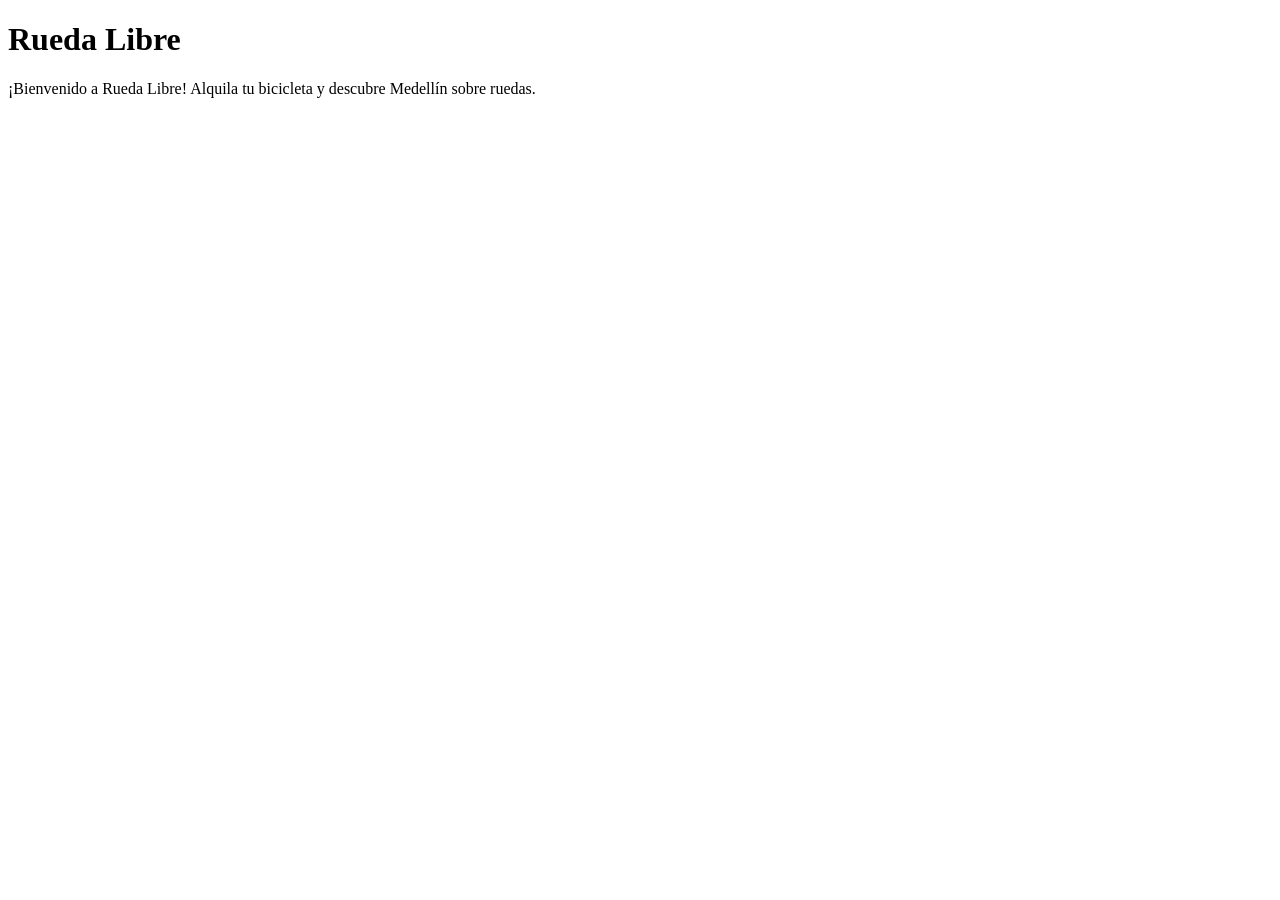
<file: paginas/index.html>
<!DOCTYPE html>
<html lang="es">
<head>
    <meta charset="UTF-8">
    <meta name="viewport" content="width=device-width, initial-scale=1.0">
    <meta name="description" content="Rueda Libre ofrece alquiler de bicicletas en Medellín para recorrer la ciudad y disfrutar de sus rutas.">
    <title>Rueda Libre | Alquiler de bicicletas en Medellín</title>
</head>
<body>
    <h1>Rueda Libre</h1>
    <p>¡Bienvenido a Rueda Libre! Alquila tu bicicleta y descubre Medellín sobre ruedas.</p>
</body>
</html>
</file>
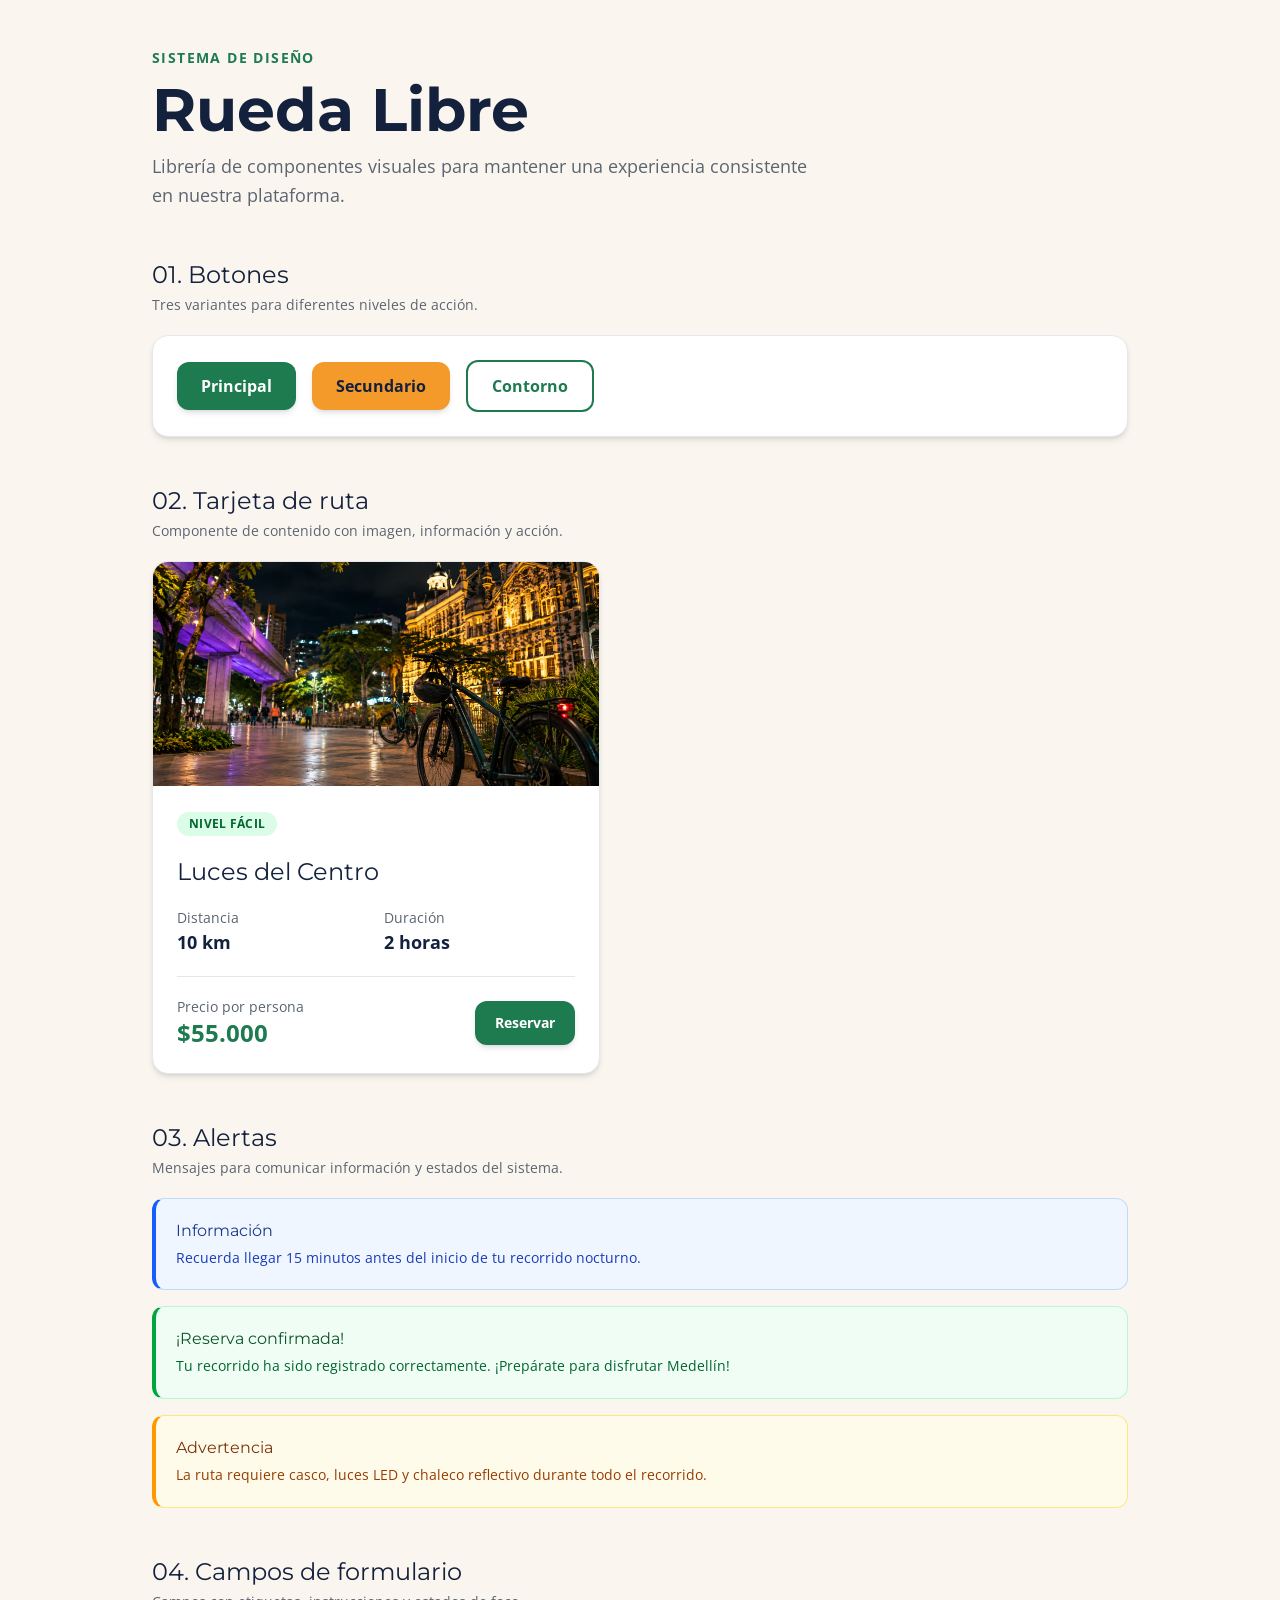
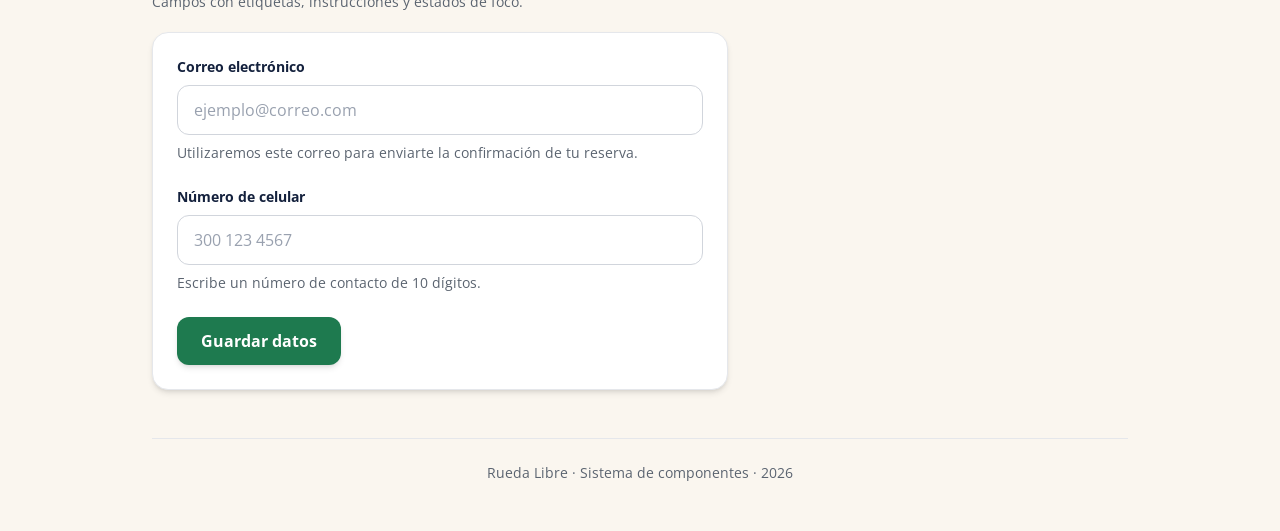
<file: nocturna/componentes.html>
<!DOCTYPE html>
<html lang="es">
<head>
    <meta charset="UTF-8">
    <meta name="viewport" content="width=device-width, initial-scale=1.0">
    <meta name="description" content="Kit de componentes de diseño de Rueda Libre.">

    <title>Kit de componentes | Rueda Libre</title>

    <!-- CSS generado por Tailwind CLI -->
    <link rel="stylesheet" href="./src/output.css">
</head>

<body class="min-h-screen bg-crema font-open-sans text-azul-noche antialiased">

    <main class="mx-auto w-full max-w-5xl space-y-12 px-6 py-12">

        <!-- ENCABEZADO -->
        <header class="space-y-3">
            <p class="text-sm font-bold uppercase tracking-widest text-[#1E7A4F]">
                Sistema de diseño
            </p>

           <h1 class="font-montserrat text-4xl font-bold sm:text-5xl lg:text-6xl">
                Rueda Libre
            </h1>

            <p class="max-w-2xl text-lg leading-relaxed text-[#5B6470]">
                Librería de componentes visuales para mantener
                una experiencia consistente en nuestra plataforma.
            </p>
        </header>


        <!-- 1. BOTONES -->
        <section class="space-y-5">

            <div>
                <h2 class="text-2xl font-montserrat">01. Botones</h2>
                <p class="mt-1 text-sm text-[#5B6470]">
                    Tres variantes para diferentes niveles de acción.
                </p>
            </div>

            <div class="flex flex-wrap items-center gap-4 rounded-2xl border border-gray-200 bg-white p-6 shadow-md">

                <!-- Principal -->
                <button type="button"
                    class="rounded-xl bg-[#1E7A4F] px-6 py-3 font-bold text-white shadow-md transition-colors hover:bg-verde-ruta/90 focus-visible:outline-none focus-visible:ring-2 focus-visible:ring-[#1E7A4F] focus-visible:ring-offset-4">
                    Principal
                </button>

                <!-- Secundario -->
                <button type="button"
                    class="rounded-xl bg-[#F39A2B] px-6 py-3 font-bold text-[#14213D] shadow-md transition-colors hover:bg-naranja-pedal/90 focus-visible:outline-none focus-visible:ring-2 focus-visible:ring-[#F39A2B] focus-visible:ring-offset-4">
                    Secundario
                </button>

                <!-- Contorno -->
                <button type="button"
                    class="rounded-xl border-2 border-[#1E7A4F] bg-transparent px-6 py-3 font-bold text-[#1E7A4F] transition-colors hover:bg-[#1E7A4F] hover:text-white focus-visible:outline-none focus-visible:ring-2 focus-visible:ring-[#1E7A4F] focus-visible:ring-offset-4">
                    Contorno
                </button>

            </div>
        </section>


        <!-- 2. CARD -->
        <section class="space-y-5">

            <div>
                <h2 class="text-2xl font-montserrat">02. Tarjeta de ruta</h2>
                <p class="mt-1 text-sm text-[#5B6470]">
                    Componente de contenido con imagen, información y acción.
                </p>
            </div>

            <article class="max-w-md overflow-hidden rounded-2xl border border-gray-200 bg-white shadow-md transition-shadow duration-300 hover:shadow-xl">

                <img
                    src="../img/ruta-centro.jpg"
                    alt="Recorrido nocturno en bicicleta por el centro de Medellín"
                    class="h-56 w-full object-cover"
                >

                <div class="space-y-5 p-6">

                    <span class="inline-flex rounded-full bg-green-100 px-3 py-1 text-xs font-bold uppercase tracking-wide text-green-800">
                        Nivel fácil
                    </span>

                    <h3 class="text-2xl font-montserrat">
                        Luces del Centro
                    </h3>

                    <dl class="grid grid-cols-2 gap-4">

                        <div>
                            <dt class="text-sm text-[#5B6470]">
                                Distancia
                            </dt>
                            <dd class="text-lg font-bold">10 km</dd>
                        </div>

                        <div>
                            <dt class="text-sm text-[#5B6470]">
                                Duración
                            </dt>
                            <dd class="text-lg font-bold">2 horas</dd>
                        </div>

                    </dl>

                    <div class="flex items-center justify-between border-t border-gray-200 pt-5">

                        <div>
                            <p class="text-sm text-[#5B6470]">
                                Precio por persona
                            </p>
                            <p class="text-2xl font-bold text-[#1E7A4F]">
                                $55.000
                            </p>
                        </div>

                        <button type="button"
                            class="rounded-xl bg-[#1E7A4F] px-5 py-3 text-sm font-bold text-white shadow-md transition-colors hover:bg-verde-ruta/90 focus-visible:outline-none focus-visible:ring-2 focus-visible:ring-[#1E7A4F] focus-visible:ring-offset-4">
                            Reservar
                        </button>

                    </div>

                </div>
            </article>
        </section>


        <!-- 3. ALERTAS -->
        <section class="space-y-5">

            <div>
                <h2 class="text-2xl font-montserrat">03. Alertas</h2>
                <p class="mt-1 text-sm text-[#5B6470]">
                    Mensajes para comunicar información y estados del sistema.
                </p>
            </div>

            <div class="space-y-4">

                <!-- Información -->
                <div role="note"
                    class="rounded-xl border border-blue-200 border-l-4 border-l-blue-600 bg-blue-50 p-5">

                    <h3 class="font-montserrat text-blue-900">
                        Información
                    </h3>

                    <p class="mt-1 text-sm leading-relaxed text-blue-800">
                        Recuerda llegar 15 minutos antes del inicio
                        de tu recorrido nocturno.
                    </p>

                </div>


                <!-- Éxito -->
                <div role="status"
                    class="rounded-xl border border-green-200 border-l-4 border-l-green-600 bg-green-50 p-5">

                    <h3 class="font-montserrat text-green-900">
                        ¡Reserva confirmada!
                    </h3>

                    <p class="mt-1 text-sm leading-relaxed text-green-800">
                        Tu recorrido ha sido registrado correctamente.
                        ¡Prepárate para disfrutar Medellín!
                    </p>

                </div>


                <!-- Advertencia -->
                <div role="note"
                    class="rounded-xl border border-amber-200 border-l-4 border-l-amber-500 bg-amber-50 p-5">

                    <h3 class="font-montserrat text-amber-900">
                        Advertencia
                    </h3>

                    <p class="mt-1 text-sm leading-relaxed text-amber-800">
                        La ruta requiere casco, luces LED y chaleco
                        reflectivo durante todo el recorrido.
                    </p>

                </div>

            </div>
        </section>


        <!-- 4. FORMULARIOS -->
        <section class="space-y-5">

            <div>
                <h2 class="text-2xl font-montserrat">04. Campos de formulario</h2>
                <p class="mt-1 text-sm text-[#5B6470]">
                    Campos con etiquetas, instrucciones y estados de foco.
                </p>
            </div>

            <form class="max-w-xl space-y-6 rounded-2xl border border-gray-200 bg-white p-6 shadow-md">

                <!-- Correo -->
                <div class="space-y-2">

                    <label for="correo"
                        class="block text-sm font-bold text-[#14213D]">
                        Correo electrónico
                    </label>

                    <input
                        type="email"
                        id="correo"
                        name="correo"
                        placeholder="ejemplo@correo.com"
                        aria-describedby="ayuda-correo"
                        class="w-full rounded-xl border border-gray-300 bg-white px-4 py-3 text-[#14213D] placeholder:text-gray-400 focus:border-[#1E7A4F] focus:outline-none focus:ring-2 focus:ring-[#1E7A4F] focus:ring-offset-2"
                    >

                    <p id="ayuda-correo" class="text-sm text-[#5B6470]">
                        Utilizaremos este correo para enviarte la confirmación de tu reserva.
                    </p>

                </div>


                <!-- Celular -->
                <div class="space-y-2">

                    <label for="celular"
                        class="block text-sm font-bold text-[#14213D]">
                        Número de celular
                    </label>

                    <input
                        type="tel"
                        id="celular"
                        name="celular"
                        placeholder="300 123 4567"
                        aria-describedby="ayuda-celular"
                        class="w-full rounded-xl border border-gray-300 bg-white px-4 py-3 text-[#14213D] placeholder:text-gray-400 focus:border-[#1E7A4F] focus:outline-none focus:ring-2 focus:ring-[#1E7A4F] focus:ring-offset-2"
                    >

                    <p id="ayuda-celular" class="text-sm text-[#5B6470]">
                        Escribe un número de contacto de 10 dígitos.
                    </p>

                </div>

                <button type="button"
                    class="rounded-xl bg-[#1E7A4F] px-6 py-3 font-bold text-white shadow-md transition-colors hover:bg-verde-ruta/90 focus-visible:outline-none focus-visible:ring-2 focus-visible:ring-[#1E7A4F] focus-visible:ring-offset-4">
                    Guardar datos
                </button>

            </form>
        </section>


        <!-- PIE DE PÁGINA -->
        <footer class="border-t border-gray-200 pt-6 text-center">
            <p class="text-sm text-[#5B6470]">
                Rueda Libre · Sistema de componentes · 2026
            </p>
        </footer>

    </main>

</body>
</html>
</file>
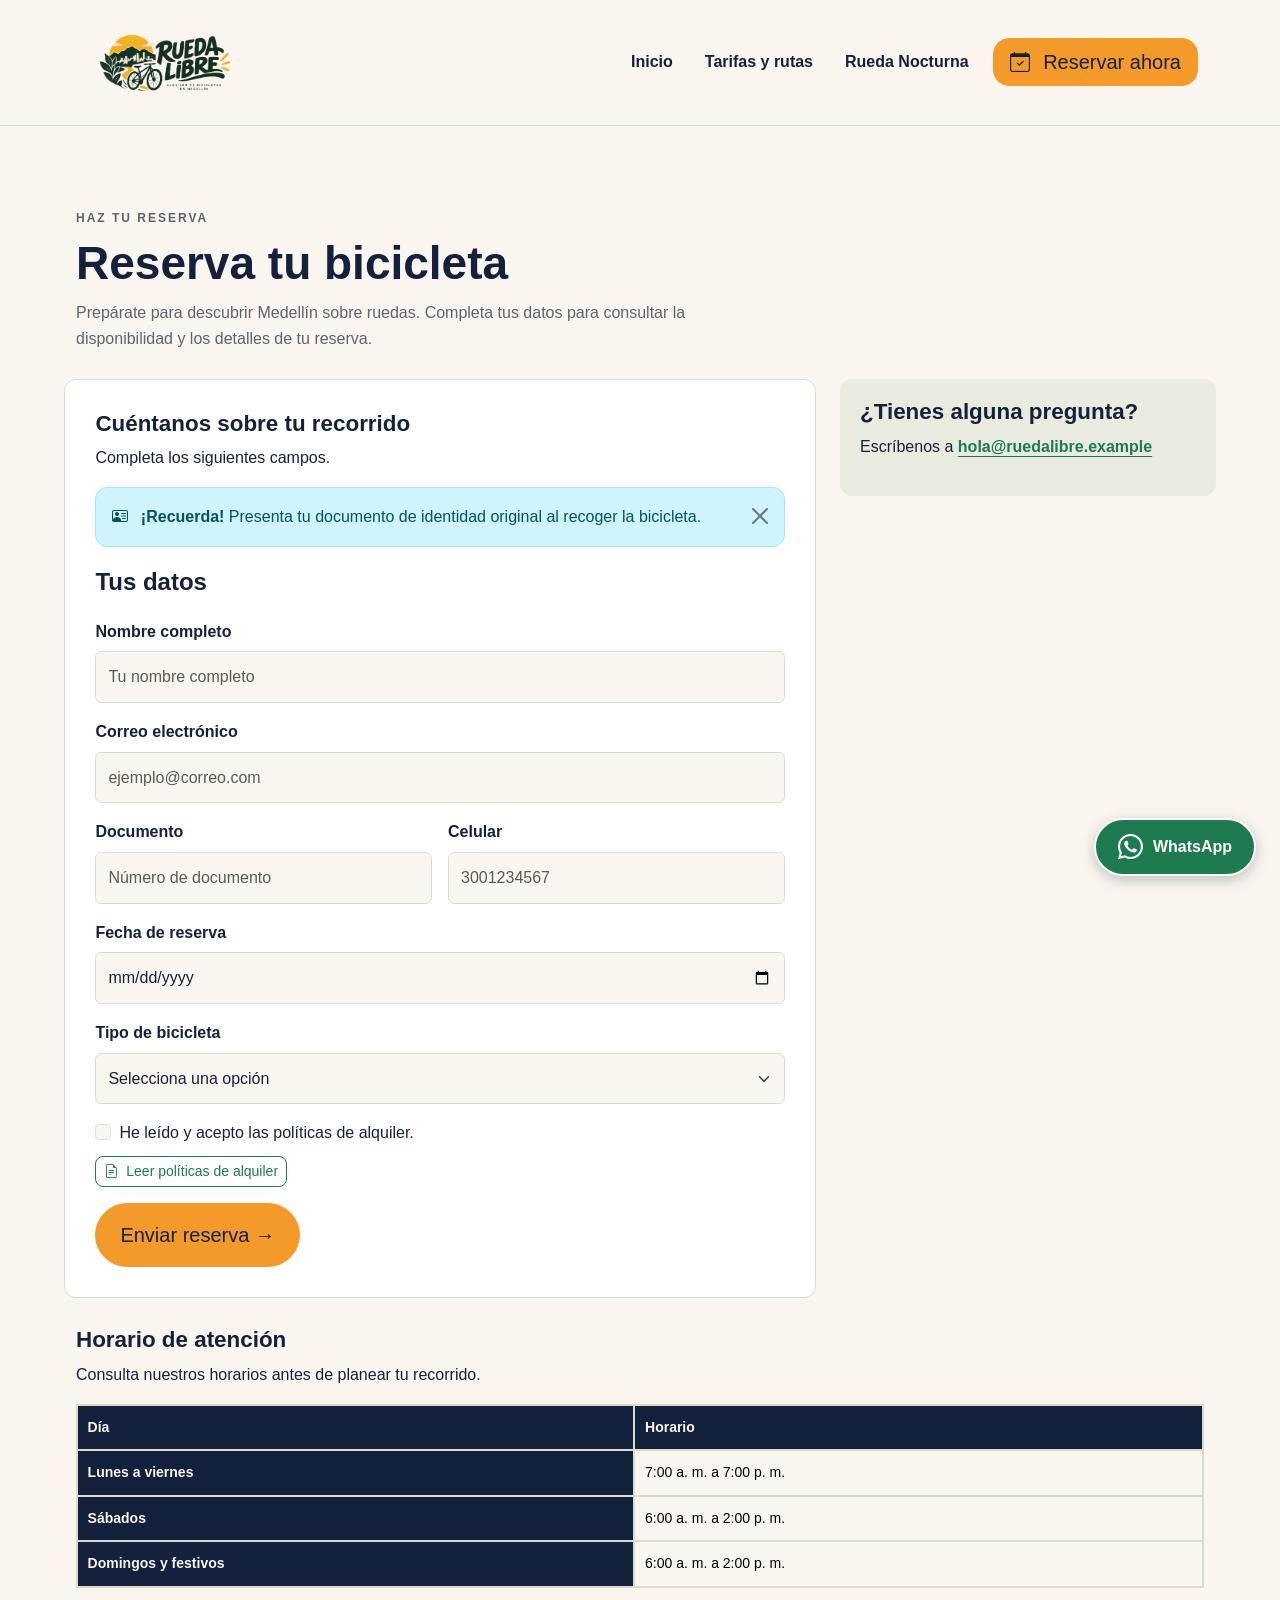
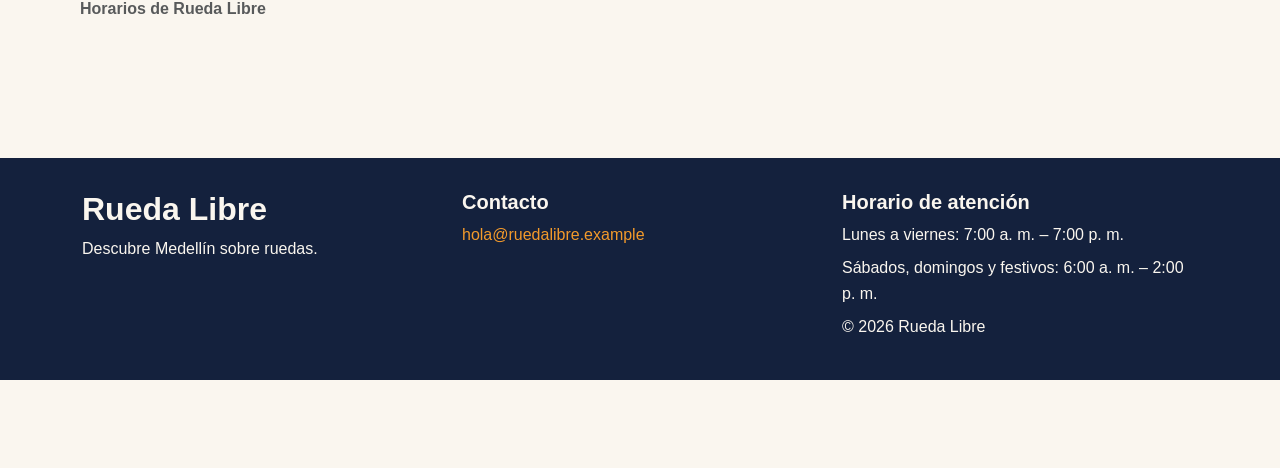
<file: paginas/reservas.html>
<!DOCTYPE html>
<html lang="es">

<head>
    <meta charset="utf-8" />
    <meta content="width=device-width, initial-scale=1.0" name="viewport" />
    <meta content="Reserva tu bicicleta con Rueda Libre en Medell&iacute;n." name="description" />
    <title>
        Reservas | Rueda Libre
    </title>
    <!-- Bootstrap Icons -->
    <link href="https://cdn.jsdelivr.net/npm/bootstrap-icons@1.11.3/font/bootstrap-icons.min.css" rel="stylesheet" />
    <!-- Bootstrap CSS -->
    <link href="https://cdn.jsdelivr.net/npm/bootstrap@5.3.8/dist/css/bootstrap.min.css" rel="stylesheet" />
    <!-- Estilos propios de Rueda Libre -->
    <link href="../CSS/styles.css" rel="stylesheet" />
</head>

<body>

    <nav class="navbar navbar-expand-lg navbar-rueda">
        <div class="container">

            <a class="navbar-brand" href="../index.html">
                <img src="../img/logo.png" alt="Logo de Rueda Libre" width="165">
            </a>

            <button class="navbar-toggler" type="button" data-bs-toggle="collapse" data-bs-target="#menuPrincipal"
                aria-controls="menuPrincipal" aria-expanded="false" aria-label="Abrir o cerrar menú">
                <span class="navbar-toggler-icon"></span>
            </button>

            <div class="collapse navbar-collapse" id="menuPrincipal">
                <ul class="navbar-nav ms-auto align-items-lg-center gap-lg-3">

                    <li class="nav-item">
                        <a class="nav-link" href="../index.html">
                            Inicio
                        </a>
                    </li>

                    <li class="nav-item">
                        <a class="nav-link" href="tarifas.html">
                            Tarifas y rutas
                        </a>
                    </li>

                    <li class="nav-item">
                        <a class="nav-link" href="../nocturna/index.html">
                            Rueda Nocturna
                        </a>
                    </li>

                    <li class="nav-item mt-2 mt-lg-0">
                        <a class="btn btn-warning btn-lg" href="reservas.html">
                            <i class="bi bi-calendar-check me-2" aria-hidden="true"></i>
                            Reservar ahora
                        </a>
                    </li>

                </ul>
            </div>

        </div>
    </nav>

    <!-- CONTENIDO PRINCIPAL -->
    <main class="contenido-reservas container py-5">
        <!-- Introducción -->
        <section class="introduccion-reservas">
            <p class="etiqueta">
                HAZ TU RESERVA
            </p>
            <h1>
                Reserva tu bicicleta
            </h1>
            <p>
                Prep&aacute;rate para descubrir Medell&iacute;n sobre ruedas.

                Completa tus datos para consultar la disponibilidad y los detalles de tu reserva.
            </p>
        </section>
        <!-- FORMULARIO -->
        <div class="layout-reservas row g-4">
            <section class="seccion-formulario col-12 col-lg-8" id="formulario-reserva">
                <h2>
                    Cu&eacute;ntanos sobre tu recorrido
                </h2>
                <p>
                    Completa los siguientes campos.
                </p>
                <!-- ALERTA INFORMATIVA: el usuario puede cerrarla -->

                <div class="alert alert-info alert-dismissible fade show" role="alert">
                    <i class="bi bi-person-vcard me-2" aria-hidden="true"></i>

                    <strong>¡Recuerda!</strong>
                    Presenta tu documento de identidad original al recoger la bicicleta.

                    <button type="button" class="btn-close" data-bs-dismiss="alert" aria-label="Cerrar aviso">
                    </button>
                </div>

                <!--*

*              FORMULARIO DE RESERVA: se valida con HTML5 y Bootstrap 5*

*            -->

                <form class="needs-validation" action="#" method="post" novalidate>
                    <fieldset>
                        <legend>Tus datos</legend>

                        <!-- NOMBRE -->
                        <div class="mb-3">
                            <label class="form-label" for="nombre">Nombre completo</label>

                            <input class="form-control" type="text" id="nombre" name="nombre" required minlength="3"
                                pattern="[A-Za-zÁÉÍÓÚáéíóúÑñÜü\s]{3,}" placeholder="Tu nombre completo"
                                aria-describedby="error-nombre">

                            <div class="invalid-feedback" id="error-nombre">
                                Escribe tu nombre y apellido con al menos 3 letras.
                                No uses números ni símbolos.
                            </div>
                        </div>

                        <!-- CORREO -->
                        <div class="mb-3">
                            <label class="form-label" for="correo">Correo electrónico</label>

                            <input class="form-control" type="email" id="correo" name="correo" required
                                placeholder="ejemplo@correo.com" aria-describedby="error-correo">

                            <div class="invalid-feedback" id="error-correo">
                                Escribe un correo con formato válido, por ejemplo nombre@correo.com.
                            </div>
                        </div>

                        <!-- DOCUMENTO Y CELULAR -->
                        <div class="row g-3">

                            <div class="col-12 col-md-6 mb-3">
                                <label class="form-label" for="documento">Documento</label>

                                <input class="form-control" type="text" id="documento" name="documento"
                                    inputmode="numeric" pattern="[0-9]{6,12}" required placeholder="Número de documento"
                                    aria-describedby="error-documento">

                                <div class="invalid-feedback" id="error-documento">
                                    Ingresa únicamente números: tu documento debe tener entre 6 y 12 dígitos.
                                </div>
                            </div>

                            <div class="col-12 col-md-6 mb-3">
                                <label class="form-label" for="celular">Celular</label>

                                <input class="form-control" type="tel" id="celular" name="celular" inputmode="numeric"
                                    pattern="[0-9]{10}" required placeholder="3001234567"
                                    aria-describedby="error-celular">

                                <div class="invalid-feedback" id="error-celular">
                                    Escribe un celular de exactamente 10 dígitos, sin espacios ni guiones.
                                </div>
                            </div>

                        </div>

                        <!-- FECHA -->
                        <div class="mb-3">
                            <label class="form-label" for="fecha">Fecha de reserva</label>

                            <input class="form-control" type="date" id="fecha" name="fecha" required
                                aria-describedby="error-fecha">

                            <div class="invalid-feedback" id="error-fecha">
                                Selecciona la fecha en la que deseas recoger la bicicleta.
                            </div>
                        </div>

                        <!-- BICICLETA -->
                        <div class="mb-3">
                            <label class="form-label" for="bicicleta">Tipo de bicicleta</label>

                            <select class="form-select" id="bicicleta" name="bicicleta" required
                                aria-describedby="error-bicicleta">

                                <option value="" selected disabled>Selecciona una opción</option>
                                <option value="urbana">Urbana</option>
                                <option value="montaña">Montaña</option>
                                <option value="electrica">Eléctrica</option>

                            </select>

                            <div class="invalid-feedback" id="error-bicicleta">
                                Selecciona el tipo de bicicleta que quieres reservar.
                            </div>
                        </div>

                        <!-- ACEPTACIÓN DE POLÍTICAS -->
                        <div class="mb-3">

                            <div class="form-check">
                                <input class="form-check-input" type="checkbox" id="aceptar-politicas"
                                    name="aceptar-politicas" required aria-describedby="error-politicas">

                                <label class="form-check-label" for="aceptar-politicas">
                                    He leído y acepto las políticas de alquiler.
                                </label>

                                <div class="invalid-feedback" id="error-politicas">
                                    Debes marcar esta casilla después de leer las políticas para continuar.
                                </div>
                            </div>

                            <!-- BOTÓN PARA ABRIR EL MODAL -->
                            <button type="button" class="btn btn-outline-success btn-sm mt-2" data-bs-toggle="modal"
                                data-bs-target="#modalPoliticas">

                                <i class="bi bi-file-earmark-text me-1" aria-hidden="true"></i>
                                Leer políticas de alquiler

                            </button>

                        </div>

                        <!-- ENVIAR -->
                        <button class="btn btn-warning btn-lg rounded-pill px-4" type="submit">
                            Enviar reserva →
                        </button>

                    </fieldset>
                </form>

            </section>


            <section class="contacto-reservas col-12 col-lg-4">
                <h2>
                    &iquest;Tienes alguna pregunta?
                </h2>
                <p>
                    Escr&iacute;benos a
                    <a href="mailto:hola@ruedalibre.example">
                        hola@ruedalibre.example
                    </a>
                </p>
            </section>
        </div>

        <!-- Ventana emergente de políticas -->

        <!-- MODAL: POLÍTICAS DE ALQUILER -->
        <div class="modal fade" id="modalPoliticas" tabindex="-1" aria-labelledby="tituloModalPoliticas"
            aria-hidden="true">

            <div class="modal-dialog modal-dialog-centered">

                <div class="modal-content">

                    <div class="modal-header">
                        <h2 class="modal-title fs-5" id="tituloModalPoliticas">
                            Políticas de alquiler
                        </h2>

                        <button type="button" class="btn-close" data-bs-dismiss="modal" aria-label="Cerrar ventana">
                        </button>
                    </div>

                    <div class="modal-body">

                        <p>
                            Antes de realizar tu reserva, ten en cuenta estas condiciones:
                        </p>

                        <ol>
                            <li class="mb-2">
                                Presenta tu documento de identidad original al recoger la bicicleta.
                            </li>

                            <li class="mb-2">
                                Revisa la bicicleta con el asesor antes de salir.
                            </li>

                            <li class="mb-2">
                                Cada 15 minutos de retraso en la devolución tienen un recargo de $5.000.
                            </li>

                            <li class="mb-2">
                                Los daños por mal uso se cobran según el costo de la reparación.
                            </li>

                            <li>
                                Los menores de edad deben estar acompañados por un adulto responsable.
                            </li>
                        </ol>

                    </div>

                    <div class="modal-footer">
                        <button type="button" class="btn btn-success" data-bs-dismiss="modal">
                            Entendido
                        </button>
                    </div>

                </div>

            </div>
        </div>

        <!-- HORARIOS DE ATENCIÓN -->
        <section class="seccion-horarios">
            <h2>
                Horario de atenci&oacute;n
            </h2>
            <p>
                Consulta nuestros horarios antes de planear tu recorrido.
            </p>
            <div class="table-responsive">
                <table class="table tabla-tarifas align-middle">
                    <caption>
                        Horarios de Rueda Libre
                    </caption>
                    <thead>
                        <tr>
                            <th scope="col">
                                D&iacute;a
                            </th>
                            <th scope="col">
                                Horario
                            </th>
                        </tr>
                    </thead>
                    <tbody>
                        <tr>
                            <th scope="row">
                                Lunes a viernes
                            </th>
                            <td>
                                7:00 a. m. a 7:00 p. m.
                            </td>
                        </tr>
                        <tr>
                            <th scope="row">
                                S&aacute;bados
                            </th>
                            <td>
                                6:00 a. m. a 2:00 p. m.
                            </td>
                        </tr>
                        <tr>
                            <th scope="row">
                                Domingos y festivos
                            </th>
                            <td>
                                6:00 a. m. a 2:00 p. m.
                            </td>
                        </tr>
                    </tbody>
                </table>
            </div>
        </section>


        <!-- CONTACTO -->

    </main>
    <!-- PIE DE PÁGINA -->
    <footer class="site-footer">
        <div class="container">
            <div class="row row-cols-1 row-cols-md-3 g-4">
                <div class="col footer-marca">
                    <h2>Rueda Libre</h2>
                    <p>Descubre Medell&iacute;n sobre ruedas.</p>
                </div>
                <div class="col footer-contacto">
                    <h3>Contacto</h3>
                    <p><a href="mailto:hola@ruedalibre.example">hola@ruedalibre.example</a></p>
                </div>
                <div class="col footer-horario">
                    <h3>Horario de atenci&oacute;n</h3>
                    <p>Lunes a viernes: 7:00 a. m. &ndash; 7:00 p. m.</p>
                    <p>S&aacute;bados, domingos y festivos: 6:00 a. m. &ndash; 2:00 p. m.</p>
                    <p>&copy; 2026 Rueda Libre</p>
                </div>
            </div>
        </div>
    </footer>

    <!-- Bootstrap JavaScript Bundle -->
    <script src="https://cdn.jsdelivr.net/npm/bootstrap@5.3.8/dist/js/bootstrap.bundle.min.js"></script>

    <!-- Validación visual de formularios: ejemplo oficial de Bootstrap -->
    <script>
        (() => {
            'use strict'

            // Fetch all the forms we want to apply custom Bootstrap validation styles to
            const forms = document.querySelectorAll('.needs-validation')

            // Loop over them and prevent submission
            Array.from(forms).forEach(form => {
                form.addEventListener('submit', event => {
                    if (!form.checkValidity()) {
                        event.preventDefault()
                        event.stopPropagation()
                    }

                    form.classList.add('was-validated')
                }, false)
            })
        })()
    </script>
    <a class="whatsapp-flotante" href="https://wa.me/573000000000" target="_blank" rel="noopener noreferrer"
        aria-label="Contactar a Rueda Libre por WhatsApp">

        <i class="bi bi-whatsapp" aria-hidden="true"></i>
        <span>WhatsApp</span>

    </a>
</body>

</html>
</file>
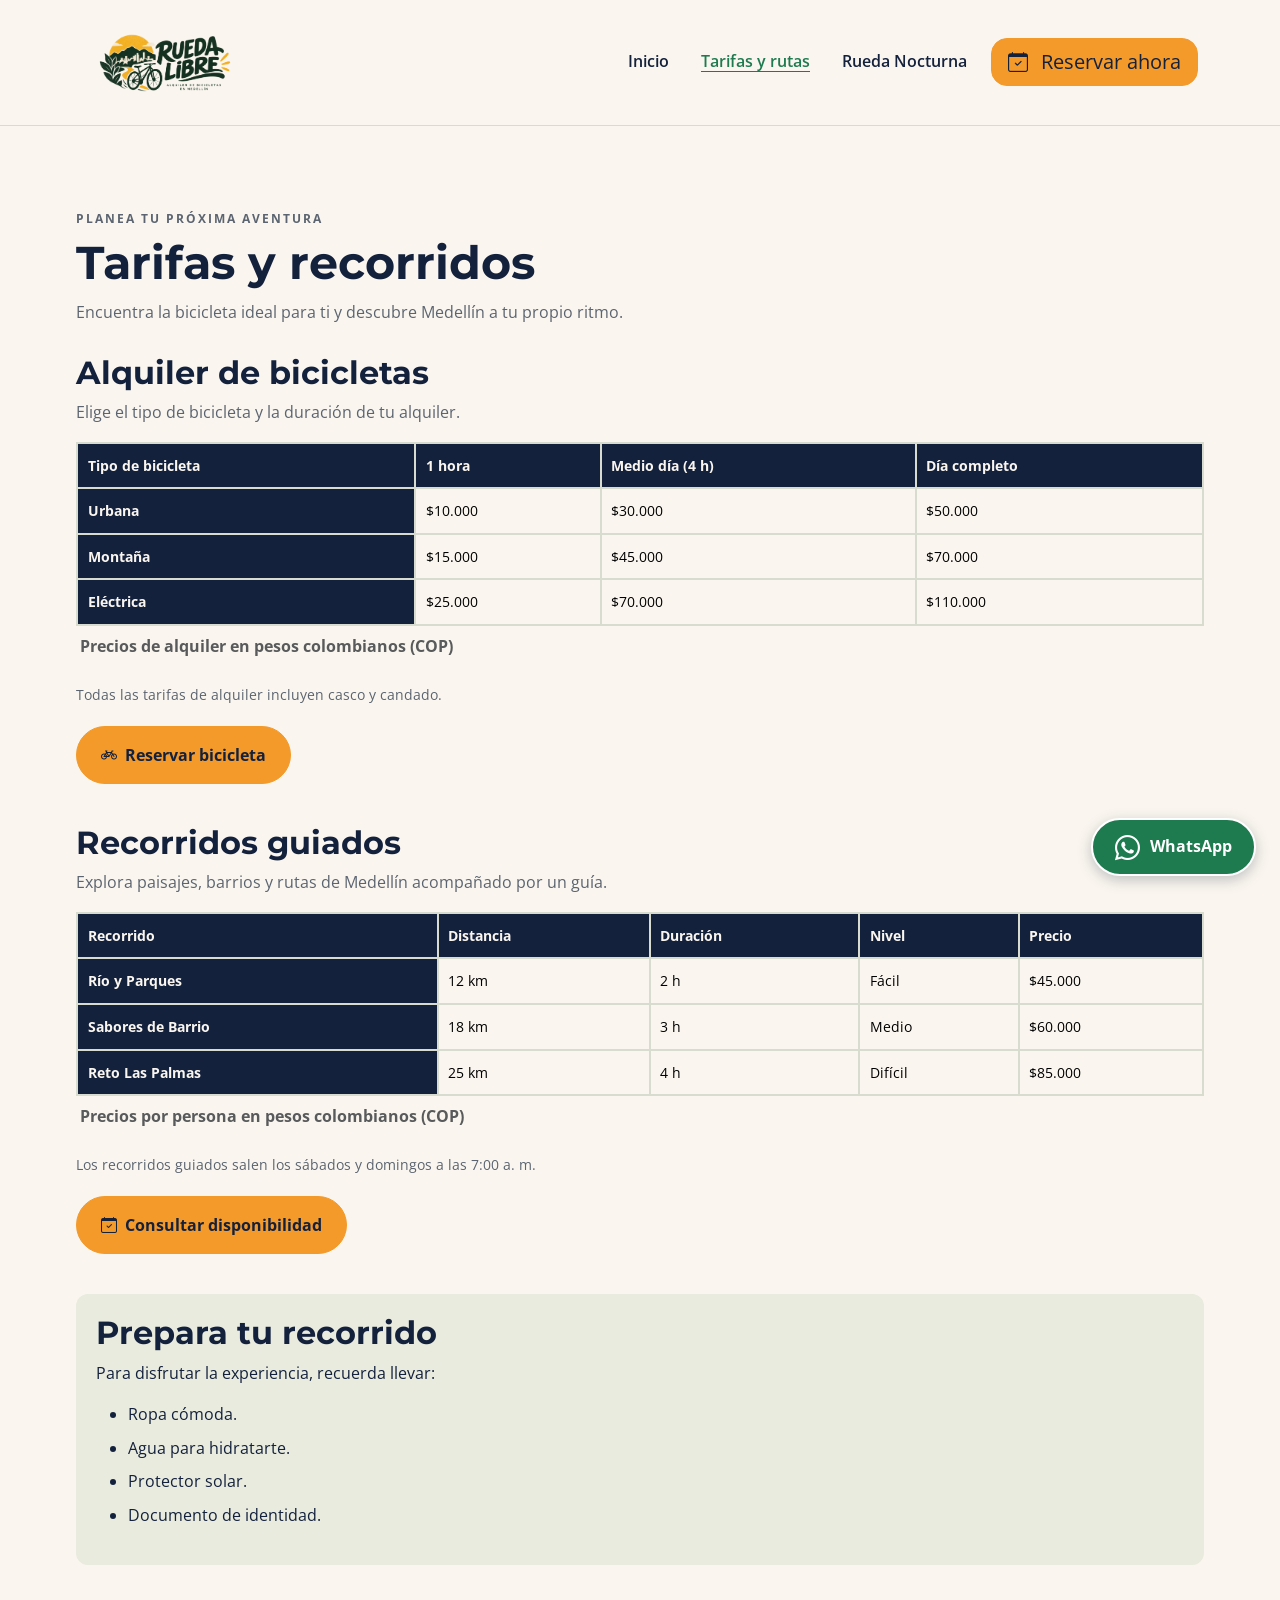
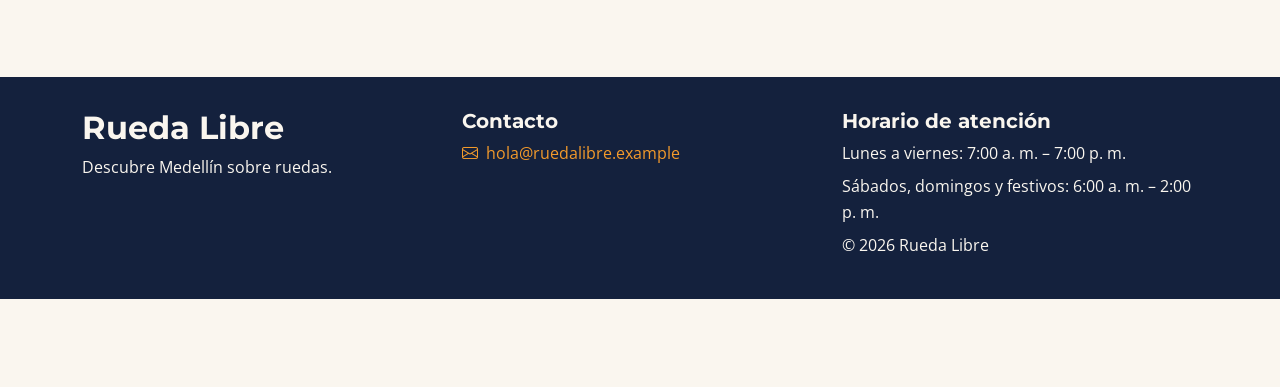
<file: paginas/tarifas.html>
<!DOCTYPE html>
<html lang="es">

<head>
    <meta charset="UTF-8">
    <meta name="viewport" content="width=device-width, initial-scale=1.0">
    <meta name="description"
        content="Consulta las tarifas de alquiler de bicicletas y los precios de los recorridos guiados de Rueda Libre en Medellín.">
    <title>Tarifas y recorridos | Rueda Libre</title>
    <link rel="stylesheet" href="https://cdn.jsdelivr.net/npm/bootstrap-icons@1.11.3/font/bootstrap-icons.min.css">
    <link rel="stylesheet"
        href="https://fonts.googleapis.com/css2?family=Montserrat:wght@700&family=Open+Sans:wght@400;600&display=swap">
    <link rel="stylesheet" href="https://cdn.jsdelivr.net/npm/bootstrap@5.3.8/dist/css/bootstrap.min.css">
    <link rel="stylesheet" href="../CSS/styles.css">
</head>

<body>
    <nav class="navbar navbar-expand-lg navbar-rueda">
        <div class="container">

            <a class="navbar-brand" href="../index.html">
                <img src="../img/logo.png" alt="Logo de Rueda Libre" width="165">
            </a>

            <button class="navbar-toggler" type="button" data-bs-toggle="collapse" data-bs-target="#menuPrincipal"
                aria-controls="menuPrincipal" aria-expanded="false" aria-label="Abrir o cerrar menú">
                <span class="navbar-toggler-icon"></span>
            </button>

            <div class="collapse navbar-collapse" id="menuPrincipal">
                <ul class="navbar-nav ms-auto align-items-lg-center gap-lg-3">

                    <li class="nav-item">
                        <a class="nav-link" href="../index.html">
                            Inicio
                        </a>
                    </li>

                    <li class="nav-item">
                        <a class="nav-link active" href="tarifas.html" aria-current="page">
                            Tarifas y rutas
                        </a>
                    </li>

                    <li class="nav-item">
                        <a class="nav-link" href="../nocturna/index.html">
                            Rueda Nocturna
                        </a>
                    </li>

                    <li class="nav-item mt-2 mt-lg-0">
                        <a class="btn btn-warning btn-lg" href="reservas.html">
                            <i class="bi bi-calendar-check me-2" aria-hidden="true"></i>
                            Reservar ahora
                        </a>
                    </li>

                </ul>
            </div>

        </div>
    </nav>
    <main class="contenido-tarifas container py-5">
        <section class="introduccion-tarifas">
            <p class="etiqueta">PLANEA TU PRÓXIMA AVENTURA</p>
            <h1>Tarifas y recorridos</h1>
            <p>Encuentra la bicicleta ideal para ti y descubre Medellín a tu propio ritmo.</p>
        </section>
        <section class="seccion-tarifas" id="alquiler">
            <h2>Alquiler de bicicletas</h2>
            <p>Elige el tipo de bicicleta y la duración de tu alquiler.</p>
            <div class="table-responsive">
                <table class="table tabla-tarifas align-middle">
                    <caption>Precios de alquiler en pesos colombianos (COP)</caption>
                    <thead>
                        <tr>
                            <th scope="col">Tipo de bicicleta</th>
                            <th scope="col">1 hora</th>
                            <th scope="col">Medio día (4 h)</th>
                            <th scope="col">Día completo</th>
                        </tr>
                    </thead>
                    <tbody>
                        <tr>
                            <th scope="row">Urbana</th>
                            <td>$10.000</td>
                            <td>$30.000</td>
                            <td>$50.000</td>
                        </tr>
                        <tr>
                            <th scope="row">Montaña</th>
                            <td>$15.000</td>
                            <td>$45.000</td>
                            <td>$70.000</td>
                        </tr>
                        <tr>
                            <th scope="row">Eléctrica</th>
                            <td>$25.000</td>
                            <td>$70.000</td>
                            <td>$110.000</td>
                        </tr>
                    </tbody>
                </table>
            </div>
            <p class="nota-tarifas">Todas las tarifas de alquiler incluyen casco y candado.</p>
            <a class="btn btn-naranja-pedal rounded-pill px-4 py-3 boton-accion" href="reservas.html"><i
                    class="bi bi-bicycle me-2" aria-hidden="true"></i>Reservar bicicleta</a>
        </section>
        <section class="seccion-tarifas" id="recorridos-guiados">
            <h2>Recorridos guiados</h2>
            <p>Explora paisajes, barrios y rutas de Medellín acompañado por un guía.</p>
            <div class="table-responsive">
                <table class="table tabla-tarifas align-middle">
                    <caption>Precios por persona en pesos colombianos (COP)</caption>
                    <thead>
                        <tr>
                            <th scope="col">Recorrido</th>
                            <th scope="col">Distancia</th>
                            <th scope="col">Duración</th>
                            <th scope="col">Nivel</th>
                            <th scope="col">Precio</th>
                        </tr>
                    </thead>
                    <tbody>
                        <tr>
                            <th scope="row">Río y Parques</th>
                            <td>12 km</td>
                            <td>2 h</td>
                            <td>Fácil</td>
                            <td>$45.000</td>
                        </tr>
                        <tr>
                            <th scope="row">Sabores de Barrio</th>
                            <td>18 km</td>
                            <td>3 h</td>
                            <td>Medio</td>
                            <td>$60.000</td>
                        </tr>
                        <tr>
                            <th scope="row">Reto Las Palmas</th>
                            <td>25 km</td>
                            <td>4 h</td>
                            <td>Difícil</td>
                            <td>$85.000</td>
                        </tr>
                    </tbody>
                </table>
            </div>
            <p class="nota-tarifas">Los recorridos guiados salen los sábados y domingos a las 7:00 a. m.</p>
            <a class="btn btn-naranja-pedal rounded-pill px-4 py-3 boton-accion" href="reservas.html"><i
                    class="bi bi-calendar-check me-2" aria-hidden="true"></i>Consultar disponibilidad</a>
        </section>
        <section class="informacion-tarifas" id="informacion-adicional">
            <h2>Prepara tu recorrido</h2>
            <p>Para disfrutar la experiencia, recuerda llevar:</p>
            <ul>
                <li>Ropa cómoda.</li>
                <li>Agua para hidratarte.</li>
                <li>Protector solar.</li>
                <li>Documento de identidad.</li>
            </ul>
        </section>
    </main>

    <footer class="site-footer">
        <div class="container">
            <div class="row row-cols-1 row-cols-md-3 g-4">
                <div class="col footer-marca">
                    <h2>Rueda Libre</h2>
                    <p>Descubre Medell&iacute;n sobre ruedas.</p>
                </div>
                <div class="col footer-contacto">
                    <h3>Contacto</h3>
                    <p><a href="mailto:hola@ruedalibre.example"><i class="bi bi-envelope me-2"
                                aria-hidden="true"></i>hola@ruedalibre.example</a></p>
                </div>
                <div class="col footer-horario">
                    <h3>Horario de atenci&oacute;n</h3>
                    <p>Lunes a viernes: 7:00 a. m. &ndash; 7:00 p. m.</p>
                    <p>S&aacute;bados, domingos y festivos: 6:00 a. m. &ndash; 2:00 p. m.</p>
                    <p>&copy; 2026 Rueda Libre</p>
                </div>
            </div>
        </div>
    </footer>

    <!-- Bootstrap JavaScript Bundle -->
    <script src="https://cdn.jsdelivr.net/npm/bootstrap@5.3.8/dist/js/bootstrap.bundle.min.js"></script>
    <a class="whatsapp-flotante" href="https://wa.me/573000000000" target="_blank" rel="noopener noreferrer"
        aria-label="Contactar a Rueda Libre por WhatsApp">

        <i class="bi bi-whatsapp" aria-hidden="true"></i>
        <span>WhatsApp</span>

    </a>
</body>

</html>
</file>
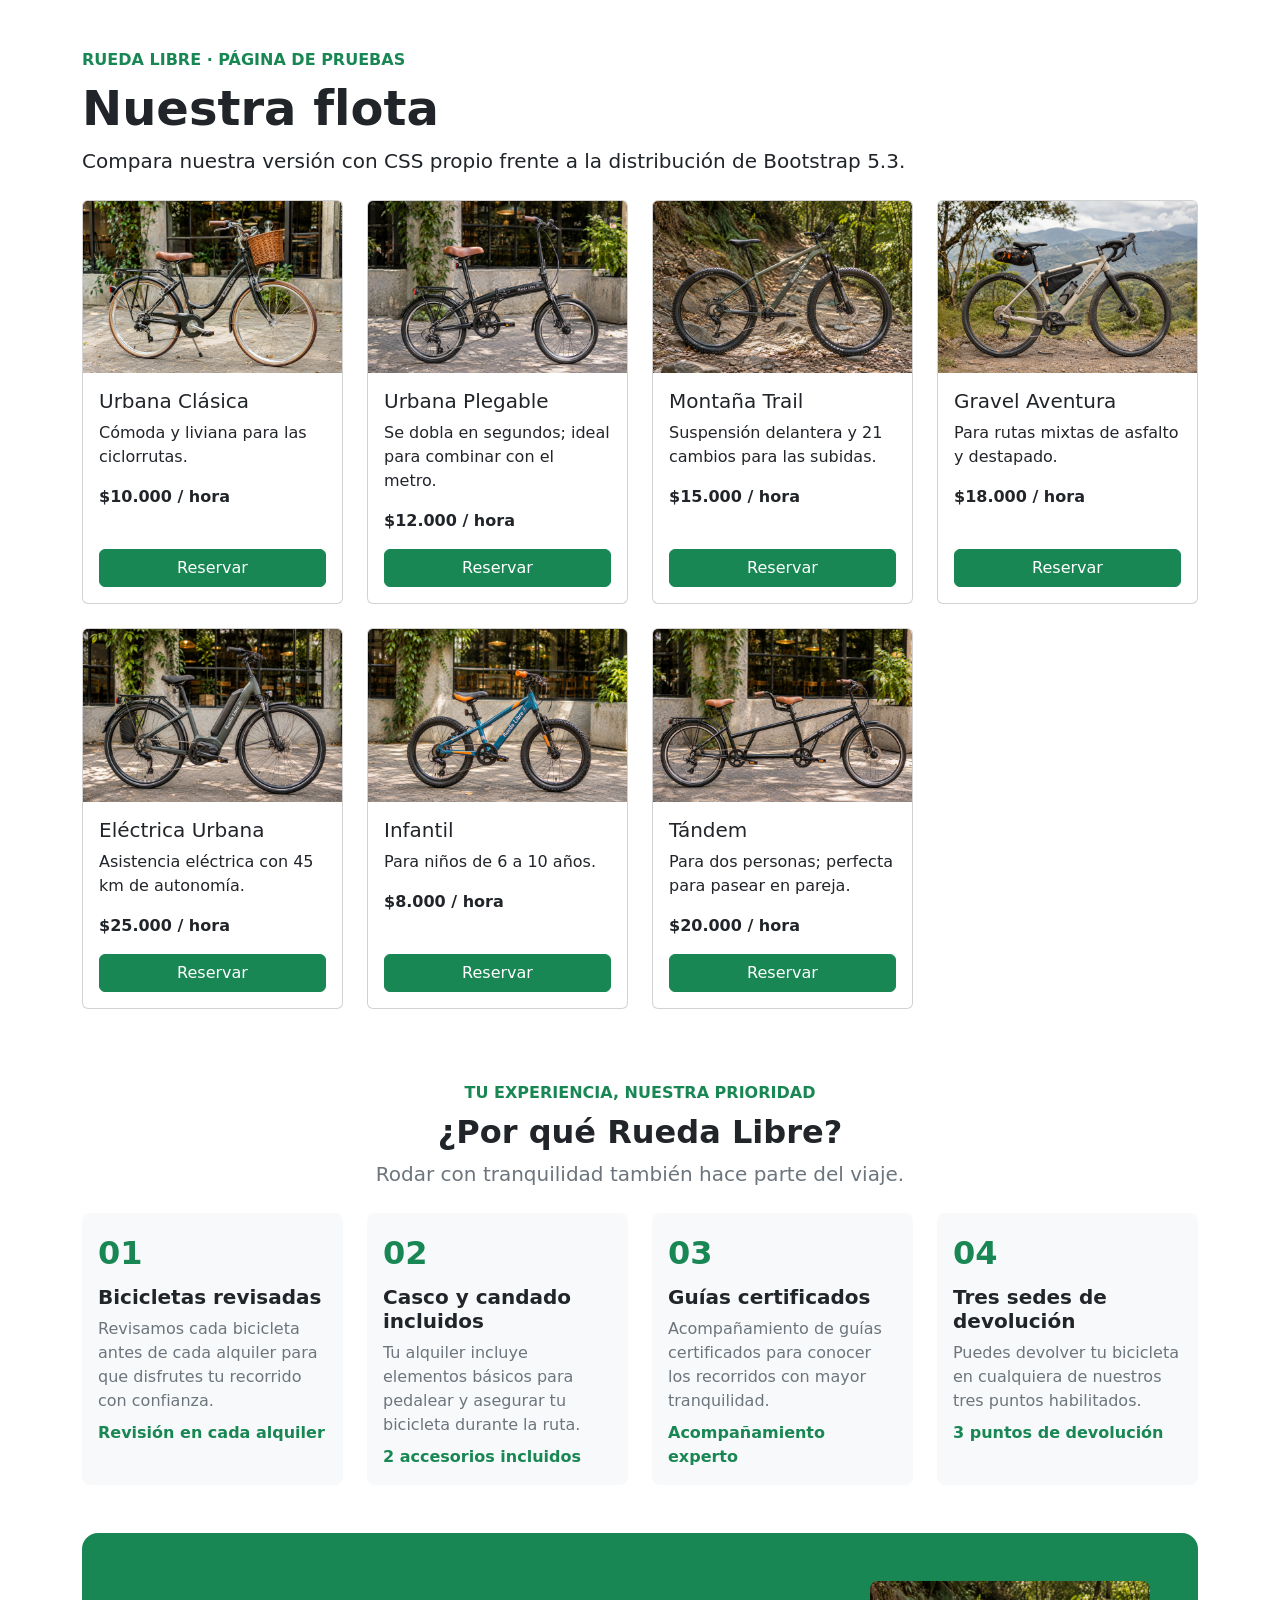
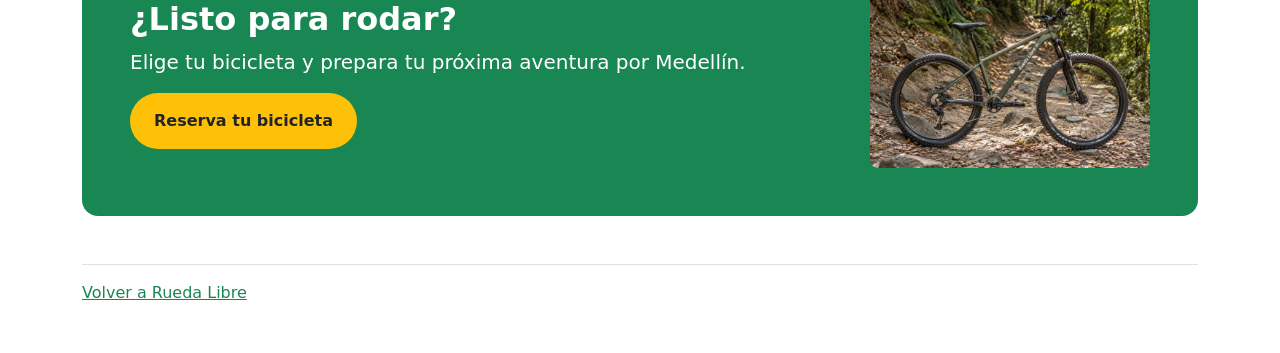
<file: pruebas/catalogo_botstrap.html>
<!doctype html>
<html lang="es">
<head>
    <meta charset="utf-8">
    <meta name="viewport" content="width=device-width, initial-scale=1">
    <meta name="description" content="Página de pruebas del catálogo de bicicletas Rueda Libre con Bootstrap 5.3.">
    <title>Catálogo Bootstrap | Rueda Libre</title>

    <!-- Bootstrap 5.3 CSS desde CDN oficial -->
    <link href="https://cdn.jsdelivr.net/npm/bootstrap@5.3.8/dist/css/bootstrap.min.css"
          rel="stylesheet"
          integrity="sha384-sRIl4kxILFvY47J16cr9ZwB07vP4J8+LH7qKQnuqkuIAvNWLzeN8tE5YBujZqJLB"
          crossorigin="anonymous">
</head>
<body>
    <main class="container py-5">
        <header class="mb-4">
            <p class="text-uppercase fw-bold text-success mb-2">Rueda Libre · Página de pruebas</p>
            <h1 class="display-5 fw-bold">Nuestra flota</h1>
            <p class="lead">Compara nuestra versión con CSS propio frente a la distribución de Bootstrap 5.3.</p>
        </header>

        <!--
            La distribución depende únicamente de la grilla Bootstrap:
            col-12: una columna en móvil.
            col-sm-6: dos columnas desde sm.
            col-lg-4: tres columnas desde lg.
            col-xl-3: cuatro columnas desde xl.
            g-4: separación uniforme entre columnas y filas.
        -->
        <section aria-label="Catálogo de bicicletas">
            <div class="row g-4">
                <div class="col-12 col-sm-6 col-lg-4 col-xl-3">
                    <article class="card h-100">
                        <img src="../img/clasica.png" class="card-img-top" alt="Bicicleta Urbana Clásica">
                        <div class="card-body d-flex flex-column">
                            <h2 class="h5 card-title">Urbana Clásica</h2>
                            <p class="card-text">Cómoda y liviana para las ciclorrutas.</p>
                            <p class="fw-bold">$10.000 / hora</p>
                            <a href="../paginas/reservas.html" class="btn btn-success mt-auto">Reservar</a>
                        </div>
                    </article>
                </div>

                <div class="col-12 col-sm-6 col-lg-4 col-xl-3">
                    <article class="card h-100">
                        <img src="../img/plegable.png" class="card-img-top" alt="Bicicleta Urbana Plegable">
                        <div class="card-body d-flex flex-column">
                            <h2 class="h5 card-title">Urbana Plegable</h2>
                            <p class="card-text">Se dobla en segundos; ideal para combinar con el metro.</p>
                            <p class="fw-bold">$12.000 / hora</p>
                            <a href="../paginas/reservas.html" class="btn btn-success mt-auto">Reservar</a>
                        </div>
                    </article>
                </div>

                <div class="col-12 col-sm-6 col-lg-4 col-xl-3">
                    <article class="card h-100">
                        <img src="../img/trail.png" class="card-img-top" alt="Bicicleta Montaña Trail">
                        <div class="card-body d-flex flex-column">
                            <h2 class="h5 card-title">Montaña Trail</h2>
                            <p class="card-text">Suspensión delantera y 21 cambios para las subidas.</p>
                            <p class="fw-bold">$15.000 / hora</p>
                            <a href="../paginas/reservas.html" class="btn btn-success mt-auto">Reservar</a>
                        </div>
                    </article>
                </div>

                <div class="col-12 col-sm-6 col-lg-4 col-xl-3">
                    <article class="card h-100">
                        <img src="../img/gravel.png" class="card-img-top" alt="Bicicleta Gravel Aventura">
                        <div class="card-body d-flex flex-column">
                            <h2 class="h5 card-title">Gravel Aventura</h2>
                            <p class="card-text">Para rutas mixtas de asfalto y destapado.</p>
                            <p class="fw-bold">$18.000 / hora</p>
                            <a href="../paginas/reservas.html" class="btn btn-success mt-auto">Reservar</a>
                        </div>
                    </article>
                </div>

                <div class="col-12 col-sm-6 col-lg-4 col-xl-3">
                    <article class="card h-100">
                        <img src="../img/electrica.png" class="card-img-top" alt="Bicicleta Eléctrica Urbana">
                        <div class="card-body d-flex flex-column">
                            <h2 class="h5 card-title">Eléctrica Urbana</h2>
                            <p class="card-text">Asistencia eléctrica con 45 km de autonomía.</p>
                            <p class="fw-bold">$25.000 / hora</p>
                            <a href="../paginas/reservas.html" class="btn btn-success mt-auto">Reservar</a>
                        </div>
                    </article>
                </div>

                <div class="col-12 col-sm-6 col-lg-4 col-xl-3">
                    <article class="card h-100">
                        <img src="../img/infantil.png" class="card-img-top" alt="Bicicleta Infantil">
                        <div class="card-body d-flex flex-column">
                            <h2 class="h5 card-title">Infantil</h2>
                            <p class="card-text">Para niños de 6 a 10 años.</p>
                            <p class="fw-bold">$8.000 / hora</p>
                            <a href="../paginas/reservas.html" class="btn btn-success mt-auto">Reservar</a>
                        </div>
                    </article>
                </div>

                <div class="col-12 col-sm-6 col-lg-4 col-xl-3">
                    <article class="card h-100">
                        <img src="../img/tandem.png" class="card-img-top" alt="Bicicleta Tándem para dos personas">
                        <div class="card-body d-flex flex-column">
                            <h2 class="h5 card-title">Tándem</h2>
                            <p class="card-text">Para dos personas; perfecta para pasear en pareja.</p>
                            <p class="fw-bold">$20.000 / hora</p>
                            <a href="../paginas/reservas.html" class="btn btn-success mt-auto">Reservar</a>
                        </div>
                    </article>
                </div>
            </div>
        </section>


        <!-- BENEFICIOS: solo utilidades Bootstrap 5.3 -->
        <section class="mt-5 pt-4" aria-labelledby="beneficios-titulo">
            <div class="text-center mb-4">
                <p class="text-success text-uppercase fw-bold mb-2">Tu experiencia, nuestra prioridad</p>
                <h2 id="beneficios-titulo" class="fw-bold">¿Por qué Rueda Libre?</h2>
                <p class="lead text-secondary">Rodar con tranquilidad también hace parte del viaje.</p>
            </div>

            <div class="row g-4">
                <article class="col-12 col-sm-6 col-lg-3">
                    <div class="h-100 p-3 bg-light rounded-3">
                        <p class="fs-2 fw-bold text-success mb-2">01</p>
                        <h3 class="h5 fw-bold">Bicicletas revisadas</h3>
                        <p class="text-secondary mb-2">Revisamos cada bicicleta antes de cada alquiler para que disfrutes tu recorrido con confianza.</p>
                        <p class="fw-bold text-success mb-0">Revisión en cada alquiler</p>
                    </div>
                </article>

                <article class="col-12 col-sm-6 col-lg-3">
                    <div class="h-100 p-3 bg-light rounded-3">
                        <p class="fs-2 fw-bold text-success mb-2">02</p>
                        <h3 class="h5 fw-bold">Casco y candado incluidos</h3>
                        <p class="text-secondary mb-2">Tu alquiler incluye elementos básicos para pedalear y asegurar tu bicicleta durante la ruta.</p>
                        <p class="fw-bold text-success mb-0">2 accesorios incluidos</p>
                    </div>
                </article>

                <article class="col-12 col-sm-6 col-lg-3">
                    <div class="h-100 p-3 bg-light rounded-3">
                        <p class="fs-2 fw-bold text-success mb-2">03</p>
                        <h3 class="h5 fw-bold">Guías certificados</h3>
                        <p class="text-secondary mb-2">Acompañamiento de guías certificados para conocer los recorridos con mayor tranquilidad.</p>
                        <p class="fw-bold text-success mb-0">Acompañamiento experto</p>
                    </div>
                </article>

                <article class="col-12 col-sm-6 col-lg-3">
                    <div class="h-100 p-3 bg-light rounded-3">
                        <p class="fs-2 fw-bold text-success mb-2">04</p>
                        <h3 class="h5 fw-bold">Tres sedes de devolución</h3>
                        <p class="text-secondary mb-2">Puedes devolver tu bicicleta en cualquiera de nuestros tres puntos habilitados.</p>
                        <p class="fw-bold text-success mb-0">3 puntos de devolución</p>
                    </div>
                </article>
            </div>
        </section>

        <!-- LLAMADA A LA ACCIÓN: responsive con utilidades Bootstrap -->
        <section class="mt-5 p-4 p-md-5 bg-success text-white rounded-4"
                 aria-labelledby="cta-titulo">
            <div class="d-flex flex-column flex-md-row justify-content-between align-items-center gap-4">
                <div class="text-center text-md-start">
                    <h2 id="cta-titulo" class="fw-bold mb-2">¿Listo para rodar?</h2>
                    <p class="lead mb-0">Elige tu bicicleta y prepara tu próxima aventura por Medellín.</p>
                    <a href="../paginas/reservas.html"
                       class="d-inline-block mt-3 px-4 py-3 bg-warning text-dark fw-bold text-decoration-none rounded-pill">
                        Reserva tu bicicleta
                    </a>
                </div>
                <img src="../img/trail.png"
                     class="d-none d-md-block img-fluid rounded-3"
                     alt="Bicicleta de montaña de la flota Rueda Libre"
                     width="280">
            </div>
        </section>

        <footer class="mt-5 pt-3 border-top">
            <a href="../index.html" class="link-success">Volver a Rueda Libre</a>
        </footer>
    </main>
</body>
</html>
</file>
<file: CSS/styles.css>
/* Colores, tipografi­as y espacios que uso en todo el sitio */
:root {
    --color-verde: #1E7A4F;
    --color-naranja: #F39A2B;
    --color-azul: #14213D;
    --color-crema: #FAF6EF;
    --color-gris: #5B6470;
    --color-blanco: #FFFFFF;
    --color-borde: #D8DCCF;
    --color-superficie: #E8EBDD;

    --bs-primary: #1E7A4F;
    --bs-secondary: #5B6470;
    --bs-success: #1E7A4F;
    --bs-warning: #FFD166;
    --bs-dark: #14213D;
    --bs-light: #FAF6EF;

    --bs-body-font-family: "Open Sans", sans-serif;
    --bs-heading-font-family: "Montserrat", sans-serif;

    

    --fuente-titulos: 'Montserrat', sans-serif;
    --fuente-textos: 'Open Sans', sans-serif;

    --espacio-xs: 0.5rem;
    --espacio-sm: 1rem;
    --espacio-md: 1.5rem;
    --espacio-lg: 2rem;
    --espacio-xl: 3rem;

    /* Colores y estilos base de Bootstrap */
    --bs-primary: #1E7A4F;
    --bs-primary-rgb: 30, 122, 79;

    --bs-link-color: #1E7A4F;
    --bs-link-color-rgb: 30, 122, 79;
    --bs-link-hover-color: #14213D;
    --bs-link-hover-color-rgb: 20, 33, 61;

    --bs-body-font-family: var(--fuente-textos);
    --bs-body-color: var(--color-azul);
    --bs-body-bg: var(--color-crema);

    --bs-border-radius: 12px;
    --bs-border-radius-sm: 8px;
    --bs-border-radius-lg: 16px;
    --bs-border-radius-xl: 24px;
}

*,
*::before,
*::after {
    box-sizing: border-box;
}

html {
    scroll-behavior: smooth;
}

body {
    margin: 0;
    color: var(--color-azul);
    background-color: var(--color-crema);
    font-family: var(--fuente-textos);
    font-weight: 400;
    line-height: 1.6;
    padding-bottom: 5.5rem;
}

img {
    display: block;
    max-width: 100%;
    height: auto;
}

h1,
h2,
h3,
h4,
h5,
h6 {
    color: var(--color-azul);
    font-family: var(--fuente-titulos);
    font-weight: 700;
    line-height: 1.2;
}

h1 { font-size: clamp(2rem, 4vw, 3.25rem); }
h2 { font-size: clamp(1.55rem, 3vw, 2rem); }
h3 { font-size: 1.25rem; }

p { margin-top: 0; }

a {
    color: var(--color-verde);
    text-underline-offset: 4px;
}

a:hover { color: var(--color-azul); }

a:focus-visible,
button:focus-visible,
.btn:focus-visible,
input:focus-visible,
select:focus-visible,
textarea:focus-visible {
    outline: 3px solid var(--color-azul);
    outline-offset: 3px;
}

.texto-secundario { color: var(--color-gris); }

/* Clases propias para mantener la identidad de la marca */
.portada-marca {
    padding-block: clamp(2rem, 5vw, 4.5rem);
    background-color: var(--color-crema);
}

.titulo-seccion {
    margin-bottom: 1rem;
    color: var(--color-azul);
    font-family: var(--fuente-titulos);
    font-weight: 700;
}

.acento-marca {
    color: var(--color-verde);
}

/* Ancho y separación de las secciones principales */
main {
    width: calc(100% - 2rem);
    max-width: 75rem;
    margin: 2rem auto;
}

main > section { margin-bottom: 2.5rem; }

/* Estilos compartidos por las páginas de tarifas y reservas */

.contenido-tarifas,
.contenido-reservas {
    width: calc(100% - 2rem);
    max-width: 75rem;
    margin: 2rem auto;
}

.introduccion-tarifas,
.introduccion-reservas,
.encabezado-flota {
    max-width: 650px;
    margin-bottom: 1.75rem;
}

.introduccion-tarifas h1,
.introduccion-reservas h1 {
    margin: 0.6rem 0;
    line-height: 1.15;
}

.introduccion-tarifas p,
.introduccion-reservas p,
.seccion-tarifas > p,
.encabezado-flota > p:last-child {
    color: var(--color-gris);
}

.seccion-tarifas { margin-bottom: 2.5rem; }
.seccion-tarifas h2 { margin-bottom: 0.5rem; }

/* Encabezado y menú de navegación */
.encabezado,
.navbar-rueda {
    background-color: var(--color-crema);
    border-bottom: 1px solid var(--color-borde);
    padding: 1rem 0;
}

.encabezado .container,
.encabezado nav {
    max-width: 1400px;
    margin: 0 auto;
}

.encabezado nav { padding: 0.5rem 4%; }

.encabezado .logo img,
.navbar-rueda .navbar-brand img {
    width: 165px;
    max-width: 100%;
    height: auto;
}

.menu-principal .navbar-nav,
#menu,
.encabezado nav ul {
    display: flex;
    flex-direction: column;
    align-items: flex-start;
    gap: 0.5rem 1.5rem;
    margin: 0;
    padding: 0;
    list-style: none;
}

.menu-principal .nav-link,
.navbar-rueda .nav-link,
.encabezado nav a,
#menu a {
    display: inline-block;
    padding: 0.5rem;
    color: var(--color-azul);
    font-weight: 600;
    text-decoration: none;
    transition: color 0.2s ease, background-color 0.2s ease;
}

.menu-principal .nav-link:hover,
.navbar-rueda .nav-link:hover,
.encabezado nav a:hover,
#menu a:hover,
.menu-principal .nav-link[aria-current="page"],
.navbar-rueda .nav-link.active,
#menu a.activo,
#menu a.active {
    color: var(--color-verde);
    text-decoration: underline;
    text-underline-offset: 4px;
}

.boton-encabezado {
    display: inline-flex;
    align-items: center;
    gap: 0.6rem;
    white-space: nowrap;
    text-decoration: none;
}

/* Botones del sitio */

/* Botón principal en verde */

.btn-primary {
    --bs-btn-color: #FFFFFF;
    --bs-btn-bg: #1E7A4F;
    --bs-btn-border-color: #1E7A4F;
    --bs-btn-hover-color: #FFFFFF;
    --bs-btn-hover-bg: #17623F;
    --bs-btn-hover-border-color: #17623F;
    --bs-btn-active-color: #FFFFFF;
    --bs-btn-active-bg: #124C31;
    --bs-btn-active-border-color: #124C31;
    --bs-btn-disabled-color: #FFFFFF;
    --bs-btn-disabled-bg: #1E7A4F;
    --bs-btn-disabled-border-color: #1E7A4F;
}

/* Botón naranja con texto oscuro para que tenga buen contraste */
.btn-naranja-pedal {
    --bs-btn-color: #14213D;
    --bs-btn-bg: #F39A2B;
    --bs-btn-border-color: #F39A2B;
    --bs-btn-hover-color: #14213D;
    --bs-btn-hover-bg: #E58B25;
    --bs-btn-hover-border-color: #E58B25;
    --bs-btn-active-color: #14213D;
    --bs-btn-active-bg: #D77A18;
    --bs-btn-active-border-color: #D77A18;
    --bs-btn-disabled-color: #14213D;
    --bs-btn-disabled-bg: #F39A2B;
    --bs-btn-disabled-border-color: #F39A2B;
}

/* Mantengo el mismo estilo naranja en los botones warning */
.btn-warning {
    --bs-btn-color: #14213D;
    --bs-btn-bg: #F39A2B;
    --bs-btn-border-color: #F39A2B;
    --bs-btn-hover-color: #14213D;
    --bs-btn-hover-bg: #E58B25;
    --bs-btn-hover-border-color: #E58B25;
    --bs-btn-active-color: #14213D;
    --bs-btn-active-bg: #D77A18;
    --bs-btn-active-border-color: #D77A18;
}

.btn-outline-success {
    --bs-btn-color: var(--color-verde);
    --bs-btn-border-color: var(--color-verde);
    --bs-btn-hover-color: #FFFFFF;
    --bs-btn-hover-bg: var(--color-verde);
    --bs-btn-hover-border-color: var(--color-verde);
}

.boton-accion,
#menu a.boton-accion {
    color: var(--color-azul);
    background-color: var(--color-naranja);
    border: 1px solid var(--color-naranja);
    border-radius: 0.5rem;
    font-weight: 700;
    text-decoration: none;
    transition: color 0.2s ease, background-color 0.2s ease;
}

.boton-accion:hover,
.boton-accion:focus-visible,
#menu a.boton-accion:hover,
#menu a.boton-accion:focus-visible {
    color: var(--color-crema);
    background-color: var(--color-verde);
    border-color: var(--color-verde);
}

.btn-politicas {
    display: inline-block;
    margin-bottom: var(--espacio-md);
    padding: 0.5rem 1rem;
    color: var(--color-verde);
    background-color: var(--color-blanco);
    border: 1px solid var(--color-verde);
    border-radius: 2rem;
    font-size: 0.9rem;
    text-decoration: none;
}

.btn-politicas:hover {
    color: var(--color-verde);
    background-color: var(--color-crema);
}

/* Textos e imagen de la portada */
.etiqueta {
    margin-bottom: 0.6rem;
    font-size: 0.75rem;
    font-weight: 700;
    letter-spacing: 2px;
}

.portada-texto h1 {
    max-width: 500px;
    margin: 0.6rem 0 1rem;
    font-size: clamp(2.2rem, 5vw, 3.25rem);
    line-height: 1.1;
}

.portada-texto > p:not(.etiqueta) {
    max-width: 420px;
    color: var(--color-gris);
}

.portada-texto .btn { margin-top: 0.5rem; }
.portada-imagen { min-width: 0; }

.portada-imagen img {
    width: 100%;
    height: 280px;
    object-fit: cover;
    border-radius: 3.5rem 0 0;
}

/* Carrusel de promociones */
.seccion-promociones {
    padding: var(--espacio-xl) 0;
    background-color: var(--color-crema);
}

.contenedor-promociones {
    width: 90%;
    max-width: 85rem;
    margin: 0 auto;
}

.carrusel-promociones {
    display: flex;
    gap: var(--espacio-lg);
    overflow-x: auto;
    padding: var(--espacio-sm);
    scroll-snap-type: x mandatory;
    scroll-behavior: smooth;
    scrollbar-width: thin;
    scrollbar-color: var(--color-verde) var(--color-crema);
}

.indicadores-carrusel {
    display: flex;
    justify-content: center;
    gap: var(--espacio-md);
    margin-top: var(--espacio-md);
}

.indicadores-carrusel a {
    color: var(--color-gris);
    font-size: 1.2rem;
    text-decoration: none;
}

.indicadores-carrusel a:hover { color: var(--color-verde); }


@media (max-width: 576px) {
    .tarjeta-promocion {
        height: 24rem;
        flex-basis: 100%;
    }

    .contenido-promocion {
        padding: 1.5rem;
    }

    .contenido-promocion p {
        font-size: 0.95rem;
    }
}


/* quiénes somos */
.quienes-somos {
    display: flex;
    flex-direction: column;
    align-items: stretch;
    gap: 1.25rem;
    margin: 2.8rem 0;
}

.quienes-somos > div { min-width: 0; }
.quienes-somos h2 { margin-top: 0; }

.quienes-somos img {
    width: 100%;
    max-width: 450px;
    border-radius: 10px;
}

/* Tarjetas de bicicletas y servicios */
.flota,
.seccion-flota,
.servicios,
.rutas-guiadas {
    margin: 2.8rem 0;
}

.encabezado-flota h2 { margin: 0.6rem 0; }

.tarjeta-bicicleta,
.servicios .card {
    height: 100%;
    min-width: 0;
    overflow: hidden;
    background-color: var(--color-blanco);
    border: 1px solid var(--color-borde);
    border-radius: 1rem;
}

.tarjeta-bicicleta .card-img-top,
.card-img-top {
    display: block;
    width: 100%;
    height: 12rem;
    object-fit: cover;
}

.tarjeta-bicicleta .card-body,
 .card-body,
.servicios .card-body {
    display: flex;
    flex-direction: column;
    align-items: flex-start;
    padding: var(--espacio-md);
}

.tarjeta-bicicleta .card-title,
 .card-title {
    margin-bottom: 0.6rem;
    color: var(--color-azul);
}

.tarjeta-bicicleta .card-text,
.card-text {
    color: var(--color-gris);
}

.tarjeta-bicicleta .reservar-bicicleta { margin-top: auto; }

.precio-bicicleta {
    margin: 0 0 1.1rem;
    color: var(--color-azul);
    font-size: 1.25rem;
    font-weight: 700;
}

.precio-bicicleta span {
    color: var(--color-gris);
    font-size: 0.875rem;
    font-weight: 400;
}

.servicios .row { row-gap: var(--espacio-lg); }
.icono-servicio {
    display: inline-block;
    margin-bottom: 1.25rem;
    color: var(--color-verde);
    font-size: 2.5rem;
}

/* Etiqueta para destacar una bicicleta nueva */
.tarjeta-bicicleta { position: relative; }

.etiqueta-nuevo {
    position: absolute;
    top: 0.75rem;
    left: 0.75rem;
    z-index: 2;
    padding: 0.35rem 0.75rem;
    color: var(--color-azul);
    background-color: var(--color-naranja);
    border-radius: 2rem;
    font-size: 0.75rem;
    font-weight: 700;
}

/* Beneficios y pasos para alquilar */
.beneficios-alquiler { color: var(--color-azul); }
.beneficios-alquiler h2 {
    margin-bottom: 0.75rem;
    color: var(--color-azul);
}

.tarjeta-beneficio,
.paso-alquiler {
    height: 100%;
    background-color: var(--color-superficie);
    border: 1px solid var(--color-borde);
    border-radius: 1rem;
}

.icono-beneficio {
    display: inline-block;
    margin-bottom: 1.25rem;
    color: var(--color-verde);
    font-size: 2.25rem;
    line-height: 1;
}

.tarjeta-beneficio .card-title {
    margin-bottom: 0.75rem;
    color: var(--color-azul);
    font-size: 1.3rem;
}

.tarjeta-beneficio .card-text,
.paso-alquiler .card-text,
.contacto-alquiler {
    color: var(--color-gris);
    line-height: 1.65;
}

.tarjeta-beneficio .card-text { margin-bottom: 0; }
.paso-alquiler .card-title {
    margin-bottom: 0.6rem;
    font-size: 1.125rem;
}

.numero-paso {
    display: inline-block;
    margin-bottom: 1rem;
    color: var(--color-verde);
    font-size: 1.75rem;
    font-weight: 700;
}

.contacto-alquiler a {
    color: var(--color-verde);
    font-weight: 600;
}

/* Tabla de tarifas y sus estilos */
.tabla-tarifas {
    width: 100%;
    max-width: 100%;
    border: 1px solid var(--color-borde);
    border-collapse: separate;
    border-spacing: 0;
    background-color: var(--color-blanco);
}

.tabla-tarifas caption {
    padding: 0.5rem 0.25rem;
    font-weight: 700;
    text-align: left;
}

.tabla-tarifas th,
.tabla-tarifas td {
    padding: 0.75rem 0.6rem;
    border: 1px solid var(--color-borde);
    text-align: left;
    font-size: 0.875rem;
    line-height: 1.4;
    overflow-wrap: anywhere;
}

.tabla-tarifas thead th,
.tabla-tarifas tbody th {
    color: var(--color-crema);
    background-color: var(--color-azul);
}

.nota-tarifas {
    margin-bottom: 1.25rem;
    color: var(--color-gris);
    font-size: 0.875rem;
}

.informacion-tarifas,
.contacto-reservas {
    margin-bottom: 1.8rem;
    padding: 1.25rem;
    background-color: var(--color-superficie);
    border-radius: 0.75rem;
}

.informacion-tarifas li { margin-bottom: 0.5rem; }

/* Formulario de reservas */

/* Distribución del formulario y la información de contacto */

.layout-reservas {
    display: grid;
    grid-template-columns: 1fr;
    align-items: start;
    gap: 1.25rem;
}

.layout-reservas .seccion-formulario,
.layout-reservas .contacto-reservas {
    min-width: 0;
    margin-bottom: 0;
}

.seccion-formulario {
    padding: 1.25rem;
    background-color: var(--color-blanco);
    border: 1px solid var(--color-borde);
    border-radius: 0.75rem;
}

.seccion-formulario h2,
.seccion-horarios h2,
.contacto-reservas h2 {
    font-size: 1.4rem;
}

fieldset {
    min-width: 0;
    margin: 0;
    padding: 0;
    border: 0;
}

legend {
    margin-bottom: 1.1rem;
    font-weight: 700;
}

.campo {
    min-width: 0;
    margin-bottom: 1.1rem;
}

.campo label,
.seccion-formulario .form-label {
    display: block;
    margin-bottom: 0.45rem;
    font-weight: 700;
}

.campo input,
.campo select,
.campo textarea,
.seccion-formulario .form-control,
.seccion-formulario .form-select {
    display: block;
    width: 100%;
    max-width: 100%;
    padding: 0.75rem;
    color: var(--color-azul);
    background-color: var(--color-crema);
    border: 1px solid var(--color-borde);
    border-radius: 0.4rem;
    font: inherit;
}

.campo input:focus-visible,
.campo select:focus-visible,
.campo textarea:focus-visible,
.seccion-formulario .form-control:focus-visible,
.seccion-formulario .form-select:focus-visible {
    outline: 3px solid var(--color-verde);
    outline-offset: 2px;
    border-color: var(--color-verde);
    box-shadow: none;
}

/* En pantallas grandes, estos campos quedan uno al lado del otro */

.fila-campos {
    display: flex;
    flex-direction: column;
    gap: 0;
}

.fila-campos .campo {
    width: 100%;
    min-width: 0;
}

.seccion-horarios { margin: 1.8rem 0; }

.seccion-formulario form button[type="submit"] {
    padding: var(--espacio-sm) var(--espacio-lg);
}

.contacto-reservas a {
    color: var(--color-verde);
    font-weight: 700;
    overflow-wrap: anywhere;
}

/* Información de ubicación y contacto */

.ubicacion { color: var(--color-azul); }

.tarjeta-ubicacion,
.tarjeta-mapa {
    height: 100%;
    background-color: var(--color-superficie);
    border: 1px solid var(--color-borde);
    border-radius: 1.1rem;
}

.tarjeta-ubicacion h3,
.tarjeta-mapa h3,
.tarjeta-ubicacion .card-title {
    margin-bottom: 0.6rem;
    color: var(--color-azul);
    font-size: 1.25rem;
}

.tarjeta-ubicacion p,
.tarjeta-mapa p,
.tarjeta-ubicacion .card-text {
    color: var(--color-gris);
    line-height: 1.6;
}

.icono-ubicacion {
    display: inline-block;
    margin-bottom: 0.6rem;
    color: var(--color-verde);
    font-size: 1.6rem;
}

.tarjeta-mapa iframe {
    width: 100%;
    height: 100%;
    min-height: 250px;
    border: 0;
    border-radius: 0.75rem;
}

.tarjeta-mapa .ratio {
    overflow: hidden;
    border-radius: 0.75rem;
}

.boton-ubicacion {
    color: var(--color-azul);
    background-color: var(--color-naranja);
    border: 1px solid var(--color-naranja);
    font-weight: 600;
}

.boton-ubicacion:hover {
    color: var(--color-azul);
    background-color: #E58B25;
    border-color: #E58B25;
}

.enlace-contacto {
    color: var(--color-verde);
    font-weight: 600;
}

/* Ventana de políticas de alquiler */
.modal-politicas {
    position: fixed;
    inset: 0;
    z-index: 9999;
    display: none;
    width: 100%;
    height: 100%;
    padding: var(--espacio-lg);
    overflow-y: auto;
    background-color: rgba(20, 33, 61, 0.75);
}

.modal-politicas:target {
    display: flex;
    align-items: center;
    justify-content: center;
}

.contenido-politicas {
    position: relative;
    width: 100%;
    max-width: 40rem;
    max-height: 85vh;
    margin: auto;
    padding: var(--espacio-xl);
    overflow-y: auto;
    color: var(--color-azul);
    background-color: var(--color-crema);
    border: 1px solid var(--color-borde);
    border-radius: 1rem;
}

.contenido-politicas h2 {
    margin-bottom: var(--espacio-lg);
    color: var(--color-verde);
}

.contenido-politicas h3 {
    margin-top: var(--espacio-md);
    font-size: 1.1rem;
}

.cerrar-politicas {
    position: absolute;
    top: var(--espacio-sm);
    right: var(--espacio-md);
    color: var(--color-azul);
    font-size: 2rem;
    text-decoration: none;
}

.btn-cerrar-politicas {
    display: inline-block;
    margin-top: var(--espacio-lg);
    padding: var(--espacio-sm) var(--espacio-lg);
    color: var(--color-azul);
    background-color: var(--color-naranja);
    border-radius: 2rem;
    font-weight: 700;
    text-decoration: none;
}

/* Pie de página */
.site-footer {
    display: flex;
    flex-direction: column;
    align-items: flex-start;
    gap: 1.25rem;
    padding: 2rem 5%;
    color: var(--color-crema);
    background-color: var(--color-azul);
    text-align: left;
}

.site-footer > div {
    width: 100%;
    min-width: 0;
}

.site-footer h2,
.site-footer h3 {
    margin-top: 0;
    color: var(--color-crema);
}

.site-footer p { margin: 0.5rem 0; }

.site-footer a {
    color: var(--color-naranja);
    overflow-wrap: anywhere;
    text-decoration: none;
}

.site-footer a:hover { text-decoration: underline; }

/* Ajustes para tabletas y pantallas grandes */
@media (min-width: 576px) {
    .tarjeta-promocion {
        flex-basis: 75%;
    }
}

@media (min-width: 768px) {
    .portada-imagen img {
        height: 350px;
        border-radius: 5rem 0 0;
    }

    .quienes-somos {
        flex-direction: row;
        align-items: center;
        gap: 1.9rem;
    }

    .quienes-somos > div {
        flex: 1;
    }

    .quienes-somos img {
        width: 50%;
    }

    /* En escritorio, el formulario tiene más espacio que el contacto */

    .layout-reservas {
        grid-template-columns: minmax(0, 2fr) minmax(260px, 1fr);
        gap: 1.5rem;
    }

    .layout-reservas .seccion-formulario,
    .layout-reservas .contacto-reservas {
        width: 100%;
        min-width: 0;
        max-width: none;
    }

    .seccion-formulario {
        padding: 1.5rem;
    }

    .fila-campos {
        flex-direction: row;
        align-items: flex-start;
        gap: 1rem;
    }

    .fila-campos .campo {
        flex: 1;
    }

    .contenido-tarifas,
    .contenido-reservas {
        width: 90%;
        margin: 2.2rem auto;
    }

    .site-footer {
        flex-direction: row;
        justify-content: space-between;
        align-items: flex-start;
        gap: 1.5rem;
    }

    .site-footer > div {
        flex: 1;
        width: auto;
    }

    .tarjeta-promocion {
        flex-basis: 60%;
    }
}

/* En escritorio amplio, el menú queda en una sola fila */
@media (min-width: 992px) {
    #menu,
    .menu-principal .navbar-nav,
    .encabezado nav ul {
        flex-direction: row;
        align-items: center;
        gap: var(--espacio-md);
    }

    .tarjeta-promocion {
        flex-basis: 48%;
    }
}

@media (min-width: 1200px) {
    .portada-imagen img {
        height: 420px;
        border-radius: 6.25rem 0 0;
    }

    .seccion-formulario {
        padding: 1.9rem;
    }

    .introduccion-tarifas h1,
    .introduccion-reservas h1 {
        font-size: 2.875rem;
    }

    .site-footer {
        gap: 1.9rem;
    }
}

/* Ajustes para celulares */
@media (max-width: 480px) {
    .tarjeta-promocion {
        flex-basis: 100%;
    }

    .tarjeta-promocion img {
        height: 13rem;
    }

    .contenido-politicas {
        padding: var(--espacio-lg);
    }
}

/* Botón de WhatsApp fijo en la esquina inferior derecha */
.whatsapp-flotante {
    position: fixed;
    right: 24px;
    bottom: 24px;
    z-index: 9999;
    display: inline-flex;
    align-items: center;
    justify-content: center;
    gap: 10px;
    width: auto;
    height: 58px;
    padding: 0 22px;
    color: var(--color-blanco);
    background-color: var(--color-verde);
    border: 2px solid var(--color-blanco);
    border-radius: 50px;
    font-size: 16px;
    font-weight: 700;
    text-decoration: none;
    box-shadow: 0 4px 14px rgba(20, 33, 61, 0.25);
    transition: background-color 0.2s ease, transform 0.2s ease;
}

.whatsapp-flotante i {
    font-size: 25px;
    line-height: 1;
}

.whatsapp-flotante:hover {
    color: var(--color-blanco);
    background-color: var(--color-azul);
    transform: translateY(-3px);
}

.whatsapp-flotante:focus-visible {
    outline: 3px solid var(--color-naranja);
    outline-offset: 4px;
}

/* El botón queda un poco más compacto en celulares */
@media (max-width: 576px) {
    .whatsapp-flotante {
        right: 16px;
        bottom: 16px;
        height: 52px;
        padding: 0 18px;
        font-size: 14px;
    }
}


/* Carrusel de promociones */
#carruselPromociones .carousel-inner {
    border-radius: 1.5rem;
    overflow: hidden;
}

#carruselPromociones .carousel-item {
    position: relative;
    height: 32rem;
    background-color: var(--color-azul);
}

#carruselPromociones .imagen-promocion {
    width: 100%;
    height: 100%;
    object-fit: cover;
}

/* Fondo oscuro para mejorar la lectura del texto */
#carruselPromociones .carousel-item::after {
    content: "";
    position: absolute;
    inset: 0;
    background: linear-gradient(
        to top,
        rgba(20, 33, 61, 0.95) 0%,
        rgba(20, 33, 61, 0.65) 35%,
        transparent 75%
    );
    pointer-events: none;
}

/* Texto de las promociones */
#carruselPromociones .carousel-caption {
    position: absolute;
    right: 10%;
    bottom: 2.5rem;
    left: 10%;
    z-index: 2;
    padding: 1.5rem;
    color: #FFFFFF;
    text-align: left;
}

#carruselPromociones .carousel-caption h3 {
    margin-bottom: 0.75rem;
    color: #FFFFFF;
    font-family: var(--fuente-titulos);
    font-size: clamp(1.7rem, 3vw, 2.5rem);
    font-weight: 700;
    text-shadow: 0 2px 8px rgba(0, 0, 0, 0.35);
}

#carruselPromociones .carousel-caption p {
    margin-bottom: 0;
    color: #FFFFFF;
    font-size: 1.1rem;
    line-height: 1.5;
}

/* Ajustes del carrusel en celulares */
@media (max-width: 576px) {
    #carruselPromociones .carousel-item {
        height: 24rem;
    }

    #carruselPromociones .carousel-caption {
        right: 5%;
        bottom: 1rem;
        left: 5%;
        padding: 1rem;
    }

    #carruselPromociones .carousel-caption p {
        font-size: 0.95rem;
    }
}

/* Imágenes de las tarjetas de rutas */
.tarjeta-ruta .card-img-top {
    display: block;
    width: 100%;
    height: 360px;
    object-fit: cover;
    object-position: center;
}

/* Las tarjetas mantienen una altura uniforme */
.tarjeta-ruta {
    height: 100%;
    overflow: hidden;
    display: flex;
    flex-direction: column;
}

.tarjeta-ruta .card-body {
    flex: 1;
}

/* Ajuste para dispositivos móviles */
@media (max-width: 767px) {
    .tarjeta-ruta .card-img-top {
        height: 240px;
    }
}

/* =========================================
   ETIQUETA DE NOVEDAD - BICICLETA ELÉCTRICA
========================================= */

.tarjeta-nueva {
    position: relative;
}

.etiqueta-nuevo {
    position: absolute;
    top: 12px;
    right: 12px;
    z-index: 2;
    padding: 6px 14px;
    color: var(--color-azul);
    background-color: var(--color-naranja);
    border: 2px solid var(--color-blanco);
    border-radius: 50px;
    font-size: 0.75rem;
    font-weight: 700;
    text-transform: uppercase;
    box-shadow: 0 2px 8px rgba(20, 33, 61, 0.2);
}
/* Espacio inferior para el acceso flotante */
body {
    padding-bottom: 5.5rem;
}
</file>
<file: nocturna/src/output.css>
/*! tailwindcss v4.3.5 | MIT License | https://tailwindcss.com */
@import url("https://fonts.googleapis.com/css2?family=Montserrat:wght@400;500;600;700;800&family=Open+Sans:wght@400;500;600;700&display=swap");
@layer properties;
@layer theme, base, components, utilities;
@layer theme {
  :root, :host {
    --font-sans: -apple-system, BlinkMacSystemFont, "Segoe UI", Roboto, "Helvetica Neue",
      "Noto Sans", Arial, sans-serif, "Apple Color Emoji", "Segoe UI Emoji",
      "Segoe UI Symbol", "Noto Color Emoji";
    --font-mono: ui-monospace, SFMono-Regular, Menlo, Monaco, Consolas, "Liberation Mono",
      "Courier New", monospace;
    --color-amber-50: oklch(98.7% 0.022 95.277);
    --color-amber-200: oklch(92.4% 0.12 95.746);
    --color-amber-500: oklch(76.9% 0.188 70.08);
    --color-amber-800: oklch(47.3% 0.137 46.201);
    --color-amber-900: oklch(41.4% 0.112 45.904);
    --color-green-50: oklch(98.2% 0.018 155.826);
    --color-green-100: oklch(96.2% 0.044 156.743);
    --color-green-200: oklch(92.5% 0.084 155.995);
    --color-green-600: oklch(62.7% 0.194 149.214);
    --color-green-800: oklch(44.8% 0.119 151.328);
    --color-green-900: oklch(39.3% 0.095 152.535);
    --color-blue-50: oklch(97% 0.014 254.604);
    --color-blue-200: oklch(88.2% 0.059 254.128);
    --color-blue-600: oklch(54.6% 0.245 262.881);
    --color-blue-800: oklch(42.4% 0.199 265.638);
    --color-blue-900: oklch(37.9% 0.146 265.522);
    --color-gray-200: oklch(92.8% 0.006 264.531);
    --color-gray-300: oklch(87.2% 0.01 258.338);
    --color-gray-400: oklch(70.7% 0.022 261.325);
    --color-black: #000;
    --color-white: #fff;
    --spacing: 0.25rem;
    --container-xs: 20rem;
    --container-md: 28rem;
    --container-xl: 36rem;
    --container-2xl: 42rem;
    --container-3xl: 48rem;
    --container-5xl: 64rem;
    --container-7xl: 80rem;
    --text-xs: 0.75rem;
    --text-xs--line-height: calc(1 / 0.75);
    --text-sm: 0.875rem;
    --text-sm--line-height: calc(1.25 / 0.875);
    --text-base: 1rem;
    --text-base--line-height: calc(1.5 / 1);
    --text-lg: 1.125rem;
    --text-lg--line-height: calc(1.75 / 1.125);
    --text-xl: 1.25rem;
    --text-xl--line-height: calc(1.75 / 1.25);
    --text-2xl: 1.5rem;
    --text-2xl--line-height: calc(2 / 1.5);
    --text-3xl: 1.875rem;
    --text-3xl--line-height: calc(2.25 / 1.875);
    --text-4xl: 2.25rem;
    --text-4xl--line-height: calc(2.5 / 2.25);
    --text-5xl: 3rem;
    --text-5xl--line-height: 1;
    --text-6xl: 3.75rem;
    --text-6xl--line-height: 1;
    --font-weight-medium: 500;
    --font-weight-semibold: 600;
    --font-weight-bold: 700;
    --tracking-tight: -0.025em;
    --tracking-wide: 0.025em;
    --tracking-wider: 0.05em;
    --tracking-widest: 0.1em;
    --leading-tight: 1.25;
    --leading-relaxed: 1.625;
    --radius-lg: 0.5rem;
    --radius-xl: 0.75rem;
    --radius-2xl: 1rem;
    --radius-3xl: 1.5rem;
    --default-transition-duration: 150ms;
    --default-transition-timing-function: cubic-bezier(0.4, 0, 0.2, 1);
    --default-font-family: var(--font-sans);
    --default-mono-font-family: var(--font-mono);
    --color-verde-ruta: #1E7A4F;
    --color-naranja-pedal: #F39A2B;
    --color-azul-noche: #14213D;
    --color-crema: #FAF6EF;
    --color-gris-asfalto: #5B6470;
    --color-amarillo-farol: #FFD166;
    --font-montserrat: "Montserrat", sans-serif;
    --font-open-sans: "Open Sans", sans-serif;
  }
}
@layer base {
  *, ::after, ::before, ::backdrop, ::file-selector-button {
    box-sizing: border-box;
    margin: 0;
    padding: 0;
    border: 0 solid;
  }
  html, :host {
    line-height: 1.5;
    -webkit-text-size-adjust: 100%;
    tab-size: 4;
    font-family: var(--default-font-family, -apple-system, BlinkMacSystemFont, "Segoe UI", Roboto, "Helvetica Neue", "Noto Sans", Arial, sans-serif, "Apple Color Emoji", "Segoe UI Emoji", "Segoe UI Symbol", "Noto Color Emoji");
    font-feature-settings: var(--default-font-feature-settings, normal);
    font-variation-settings: var(--default-font-variation-settings, normal);
    -webkit-tap-highlight-color: transparent;
  }
  hr {
    height: 0;
    color: inherit;
    border-top-width: 1px;
  }
  abbr:where([title]) {
    -webkit-text-decoration: underline dotted;
    text-decoration: underline dotted;
  }
  h1, h2, h3, h4, h5, h6 {
    font-size: inherit;
    font-weight: inherit;
  }
  a {
    color: inherit;
    -webkit-text-decoration: inherit;
    text-decoration: inherit;
  }
  b, strong {
    font-weight: bolder;
  }
  code, kbd, samp, pre {
    font-family: var(--default-mono-font-family, ui-monospace, SFMono-Regular, Menlo, Monaco, Consolas, "Liberation Mono", "Courier New", monospace);
    font-feature-settings: var(--default-mono-font-feature-settings, normal);
    font-variation-settings: var(--default-mono-font-variation-settings, normal);
    font-size: 1em;
  }
  small {
    font-size: 80%;
  }
  sub, sup {
    font-size: 75%;
    line-height: 0;
    position: relative;
    vertical-align: baseline;
  }
  sub {
    bottom: -0.25em;
  }
  sup {
    top: -0.5em;
  }
  table {
    text-indent: 0;
    border-color: inherit;
    border-collapse: collapse;
  }
  :-moz-focusring:where(:not(iframe)) {
    outline: auto;
  }
  progress {
    vertical-align: baseline;
  }
  summary {
    display: list-item;
  }
  ol, ul, menu {
    list-style: none;
  }
  img, svg, video, canvas, audio, iframe, embed, object {
    display: block;
    vertical-align: middle;
  }
  img, video {
    max-width: 100%;
    height: auto;
  }
  button, input, select, optgroup, textarea, ::file-selector-button {
    font: inherit;
    font-feature-settings: inherit;
    font-variation-settings: inherit;
    letter-spacing: inherit;
    color: inherit;
    border-radius: 0;
    background-color: transparent;
    opacity: 1;
  }
  :where(select:is([multiple], [size])) optgroup {
    font-weight: bolder;
  }
  :where(select:is([multiple], [size])) optgroup option {
    padding-inline-start: 20px;
  }
  ::file-selector-button {
    margin-inline-end: 4px;
  }
  ::placeholder {
    opacity: 1;
  }
  @supports (not (-webkit-appearance: -apple-pay-button))  or (contain-intrinsic-size: 1px) {
    ::placeholder {
      color: currentcolor;
      @supports (color: color-mix(in lab, red, red)) {
        color: color-mix(in oklab, currentcolor 50%, transparent);
      }
    }
  }
  textarea {
    resize: vertical;
  }
  ::-webkit-search-decoration {
    -webkit-appearance: none;
  }
  ::-webkit-date-and-time-value {
    min-height: 1lh;
    text-align: inherit;
  }
  ::-webkit-datetime-edit {
    display: inline-flex;
  }
  ::-webkit-datetime-edit-fields-wrapper {
    padding: 0;
  }
  ::-webkit-datetime-edit, ::-webkit-datetime-edit-year-field, ::-webkit-datetime-edit-month-field, ::-webkit-datetime-edit-day-field, ::-webkit-datetime-edit-hour-field, ::-webkit-datetime-edit-minute-field, ::-webkit-datetime-edit-second-field, ::-webkit-datetime-edit-millisecond-field, ::-webkit-datetime-edit-meridiem-field {
    padding-block: 0;
  }
  ::-webkit-calendar-picker-indicator {
    line-height: 1;
  }
  :-moz-ui-invalid {
    box-shadow: none;
  }
  button, input:where([type="button"], [type="reset"], [type="submit"]), ::file-selector-button {
    appearance: button;
  }
  ::-webkit-inner-spin-button, ::-webkit-outer-spin-button {
    height: auto;
  }
  [hidden]:where(:not([hidden="until-found"])) {
    display: none !important;
  }
}
@layer utilities {
  .visible {
    visibility: visible;
  }
  .relative {
    position: relative;
  }
  .mx-auto {
    margin-inline: auto;
  }
  .mt-1 {
    margin-top: var(--spacing);
  }
  .mt-2 {
    margin-top: calc(var(--spacing) * 2);
  }
  .mt-3 {
    margin-top: calc(var(--spacing) * 3);
  }
  .mt-4 {
    margin-top: calc(var(--spacing) * 4);
  }
  .mt-5 {
    margin-top: calc(var(--spacing) * 5);
  }
  .mt-6 {
    margin-top: calc(var(--spacing) * 6);
  }
  .mt-8 {
    margin-top: calc(var(--spacing) * 8);
  }
  .mt-auto {
    margin-top: auto;
  }
  .mb-2 {
    margin-bottom: calc(var(--spacing) * 2);
  }
  .mb-3 {
    margin-bottom: calc(var(--spacing) * 3);
  }
  .mb-4 {
    margin-bottom: calc(var(--spacing) * 4);
  }
  .mb-5 {
    margin-bottom: calc(var(--spacing) * 5);
  }
  .mb-6 {
    margin-bottom: calc(var(--spacing) * 6);
  }
  .mb-8 {
    margin-bottom: calc(var(--spacing) * 8);
  }
  .mb-10 {
    margin-bottom: calc(var(--spacing) * 10);
  }
  .block {
    display: block;
  }
  .flex {
    display: flex;
  }
  .grid {
    display: grid;
  }
  .hidden {
    display: none;
  }
  .inline-flex {
    display: inline-flex;
  }
  .h-4 {
    height: calc(var(--spacing) * 4);
  }
  .h-12 {
    height: calc(var(--spacing) * 12);
  }
  .h-56 {
    height: calc(var(--spacing) * 56);
  }
  .h-full {
    height: 100%;
  }
  .min-h-screen {
    min-height: 100vh;
  }
  .w-4 {
    width: calc(var(--spacing) * 4);
  }
  .w-12 {
    width: calc(var(--spacing) * 12);
  }
  .w-full {
    width: 100%;
  }
  .max-w-2xl {
    max-width: var(--container-2xl);
  }
  .max-w-3xl {
    max-width: var(--container-3xl);
  }
  .max-w-5xl {
    max-width: var(--container-5xl);
  }
  .max-w-7xl {
    max-width: var(--container-7xl);
  }
  .max-w-md {
    max-width: var(--container-md);
  }
  .max-w-xl {
    max-width: var(--container-xl);
  }
  .max-w-xs {
    max-width: var(--container-xs);
  }
  .flex-1 {
    flex: 1;
  }
  .shrink-0 {
    flex-shrink: 0;
  }
  .cursor-pointer {
    cursor: pointer;
  }
  .grid-cols-1 {
    grid-template-columns: repeat(1, minmax(0, 1fr));
  }
  .grid-cols-2 {
    grid-template-columns: repeat(2, minmax(0, 1fr));
  }
  .grid-cols-3 {
    grid-template-columns: repeat(3, minmax(0, 1fr));
  }
  .grid-cols-4 {
    grid-template-columns: repeat(4, minmax(0, 1fr));
  }
  .flex-col {
    flex-direction: column;
  }
  .flex-wrap {
    flex-wrap: wrap;
  }
  .items-center {
    align-items: center;
  }
  .items-start {
    align-items: flex-start;
  }
  .items-stretch {
    align-items: stretch;
  }
  .justify-between {
    justify-content: space-between;
  }
  .justify-center {
    justify-content: center;
  }
  .gap-2 {
    gap: calc(var(--spacing) * 2);
  }
  .gap-3 {
    gap: calc(var(--spacing) * 3);
  }
  .gap-4 {
    gap: calc(var(--spacing) * 4);
  }
  .gap-5 {
    gap: calc(var(--spacing) * 5);
  }
  .gap-6 {
    gap: calc(var(--spacing) * 6);
  }
  .gap-8 {
    gap: calc(var(--spacing) * 8);
  }
  :where(.space-y-1 > :not(:last-child)) {
    --tw-space-y-reverse: 0;
    margin-block-start: calc(var(--spacing) * var(--tw-space-y-reverse));
    margin-block-end: calc(var(--spacing) * calc(1 - var(--tw-space-y-reverse)));
  }
  :where(.space-y-2 > :not(:last-child)) {
    --tw-space-y-reverse: 0;
    margin-block-start: calc(calc(var(--spacing) * 2) * var(--tw-space-y-reverse));
    margin-block-end: calc(calc(var(--spacing) * 2) * calc(1 - var(--tw-space-y-reverse)));
  }
  :where(.space-y-3 > :not(:last-child)) {
    --tw-space-y-reverse: 0;
    margin-block-start: calc(calc(var(--spacing) * 3) * var(--tw-space-y-reverse));
    margin-block-end: calc(calc(var(--spacing) * 3) * calc(1 - var(--tw-space-y-reverse)));
  }
  :where(.space-y-4 > :not(:last-child)) {
    --tw-space-y-reverse: 0;
    margin-block-start: calc(calc(var(--spacing) * 4) * var(--tw-space-y-reverse));
    margin-block-end: calc(calc(var(--spacing) * 4) * calc(1 - var(--tw-space-y-reverse)));
  }
  :where(.space-y-5 > :not(:last-child)) {
    --tw-space-y-reverse: 0;
    margin-block-start: calc(calc(var(--spacing) * 5) * var(--tw-space-y-reverse));
    margin-block-end: calc(calc(var(--spacing) * 5) * calc(1 - var(--tw-space-y-reverse)));
  }
  :where(.space-y-6 > :not(:last-child)) {
    --tw-space-y-reverse: 0;
    margin-block-start: calc(calc(var(--spacing) * 6) * var(--tw-space-y-reverse));
    margin-block-end: calc(calc(var(--spacing) * 6) * calc(1 - var(--tw-space-y-reverse)));
  }
  :where(.space-y-12 > :not(:last-child)) {
    --tw-space-y-reverse: 0;
    margin-block-start: calc(calc(var(--spacing) * 12) * var(--tw-space-y-reverse));
    margin-block-end: calc(calc(var(--spacing) * 12) * calc(1 - var(--tw-space-y-reverse)));
  }
  .overflow-hidden {
    overflow: hidden;
  }
  .rounded-2xl {
    border-radius: var(--radius-2xl);
  }
  .rounded-3xl {
    border-radius: var(--radius-3xl);
  }
  .rounded-full {
    border-radius: calc(infinity * 1px);
  }
  .rounded-lg {
    border-radius: var(--radius-lg);
  }
  .rounded-xl {
    border-radius: var(--radius-xl);
  }
  .border {
    border-style: var(--tw-border-style);
    border-width: 1px;
  }
  .border-2 {
    border-style: var(--tw-border-style);
    border-width: 2px;
  }
  .border-t {
    border-top-style: var(--tw-border-style);
    border-top-width: 1px;
  }
  .border-b {
    border-bottom-style: var(--tw-border-style);
    border-bottom-width: 1px;
  }
  .border-l-4 {
    border-left-style: var(--tw-border-style);
    border-left-width: 4px;
  }
  .border-\[\#1E7A4F\] {
    border-color: #1E7A4F;
  }
  .border-amber-200 {
    border-color: var(--color-amber-200);
  }
  .border-blue-200 {
    border-color: var(--color-blue-200);
  }
  .border-crema\/25 {
    border-color: color-mix(in srgb, #FAF6EF 25%, transparent);
    @supports (color: color-mix(in lab, red, red)) {
      border-color: color-mix(in oklab, var(--color-crema) 25%, transparent);
    }
  }
  .border-gray-200 {
    border-color: var(--color-gray-200);
  }
  .border-gray-300 {
    border-color: var(--color-gray-300);
  }
  .border-green-200 {
    border-color: var(--color-green-200);
  }
  .border-gris-asfalto\/20 {
    border-color: color-mix(in srgb, #5B6470 20%, transparent);
    @supports (color: color-mix(in lab, red, red)) {
      border-color: color-mix(in oklab, var(--color-gris-asfalto) 20%, transparent);
    }
  }
  .border-gris-asfalto\/30 {
    border-color: color-mix(in srgb, #5B6470 30%, transparent);
    @supports (color: color-mix(in lab, red, red)) {
      border-color: color-mix(in oklab, var(--color-gris-asfalto) 30%, transparent);
    }
  }
  .border-naranja-pedal {
    border-color: var(--color-naranja-pedal);
  }
  .border-naranja-pedal\/30 {
    border-color: color-mix(in srgb, #F39A2B 30%, transparent);
    @supports (color: color-mix(in lab, red, red)) {
      border-color: color-mix(in oklab, var(--color-naranja-pedal) 30%, transparent);
    }
  }
  .border-verde-ruta {
    border-color: var(--color-verde-ruta);
  }
  .border-l-amber-500 {
    border-left-color: var(--color-amber-500);
  }
  .border-l-blue-600 {
    border-left-color: var(--color-blue-600);
  }
  .border-l-green-600 {
    border-left-color: var(--color-green-600);
  }
  .bg-\[\#1E7A4F\] {
    background-color: #1E7A4F;
  }
  .bg-\[\#E8F0E9\] {
    background-color: #E8F0E9;
  }
  .bg-\[\#F39A2B\] {
    background-color: #F39A2B;
  }
  .bg-\[\#FAF6EF\] {
    background-color: #FAF6EF;
  }
  .bg-amarillo-farol {
    background-color: var(--color-amarillo-farol);
  }
  .bg-amber-50 {
    background-color: var(--color-amber-50);
  }
  .bg-azul-noche {
    background-color: var(--color-azul-noche);
  }
  .bg-blue-50 {
    background-color: var(--color-blue-50);
  }
  .bg-crema {
    background-color: var(--color-crema);
  }
  .bg-green-50 {
    background-color: var(--color-green-50);
  }
  .bg-green-100 {
    background-color: var(--color-green-100);
  }
  .bg-naranja-pedal {
    background-color: var(--color-naranja-pedal);
  }
  .bg-naranja-pedal\/10 {
    background-color: color-mix(in srgb, #F39A2B 10%, transparent);
    @supports (color: color-mix(in lab, red, red)) {
      background-color: color-mix(in oklab, var(--color-naranja-pedal) 10%, transparent);
    }
  }
  .bg-transparent {
    background-color: transparent;
  }
  .bg-verde-ruta {
    background-color: var(--color-verde-ruta);
  }
  .bg-verde-ruta\/10 {
    background-color: color-mix(in srgb, #1E7A4F 10%, transparent);
    @supports (color: color-mix(in lab, red, red)) {
      background-color: color-mix(in oklab, var(--color-verde-ruta) 10%, transparent);
    }
  }
  .bg-white {
    background-color: var(--color-white);
  }
  .object-cover {
    object-fit: cover;
  }
  .p-4 {
    padding: calc(var(--spacing) * 4);
  }
  .p-5 {
    padding: calc(var(--spacing) * 5);
  }
  .p-6 {
    padding: calc(var(--spacing) * 6);
  }
  .px-3 {
    padding-inline: calc(var(--spacing) * 3);
  }
  .px-4 {
    padding-inline: calc(var(--spacing) * 4);
  }
  .px-5 {
    padding-inline: calc(var(--spacing) * 5);
  }
  .px-6 {
    padding-inline: calc(var(--spacing) * 6);
  }
  .px-8 {
    padding-inline: calc(var(--spacing) * 8);
  }
  .py-1 {
    padding-block: var(--spacing);
  }
  .py-2 {
    padding-block: calc(var(--spacing) * 2);
  }
  .py-3 {
    padding-block: calc(var(--spacing) * 3);
  }
  .py-4 {
    padding-block: calc(var(--spacing) * 4);
  }
  .py-5 {
    padding-block: calc(var(--spacing) * 5);
  }
  .py-10 {
    padding-block: calc(var(--spacing) * 10);
  }
  .py-12 {
    padding-block: calc(var(--spacing) * 12);
  }
  .py-16 {
    padding-block: calc(var(--spacing) * 16);
  }
  .pt-3 {
    padding-top: calc(var(--spacing) * 3);
  }
  .pt-4 {
    padding-top: calc(var(--spacing) * 4);
  }
  .pt-5 {
    padding-top: calc(var(--spacing) * 5);
  }
  .pt-6 {
    padding-top: calc(var(--spacing) * 6);
  }
  .pt-8 {
    padding-top: calc(var(--spacing) * 8);
  }
  .text-center {
    text-align: center;
  }
  .font-montserrat {
    font-family: var(--font-montserrat);
  }
  .font-open-sans {
    font-family: var(--font-open-sans);
  }
  .text-2xl {
    font-size: var(--text-2xl);
    line-height: var(--tw-leading, var(--text-2xl--line-height));
  }
  .text-3xl {
    font-size: var(--text-3xl);
    line-height: var(--tw-leading, var(--text-3xl--line-height));
  }
  .text-4xl {
    font-size: var(--text-4xl);
    line-height: var(--tw-leading, var(--text-4xl--line-height));
  }
  .text-base {
    font-size: var(--text-base);
    line-height: var(--tw-leading, var(--text-base--line-height));
  }
  .text-lg {
    font-size: var(--text-lg);
    line-height: var(--tw-leading, var(--text-lg--line-height));
  }
  .text-sm {
    font-size: var(--text-sm);
    line-height: var(--tw-leading, var(--text-sm--line-height));
  }
  .text-xl {
    font-size: var(--text-xl);
    line-height: var(--tw-leading, var(--text-xl--line-height));
  }
  .text-xs {
    font-size: var(--text-xs);
    line-height: var(--tw-leading, var(--text-xs--line-height));
  }
  .leading-none {
    --tw-leading: 1;
    line-height: 1;
  }
  .leading-relaxed {
    --tw-leading: var(--leading-relaxed);
    line-height: var(--leading-relaxed);
  }
  .leading-tight {
    --tw-leading: var(--leading-tight);
    line-height: var(--leading-tight);
  }
  .font-bold {
    --tw-font-weight: var(--font-weight-bold);
    font-weight: var(--font-weight-bold);
  }
  .font-medium {
    --tw-font-weight: var(--font-weight-medium);
    font-weight: var(--font-weight-medium);
  }
  .font-semibold {
    --tw-font-weight: var(--font-weight-semibold);
    font-weight: var(--font-weight-semibold);
  }
  .tracking-tight {
    --tw-tracking: var(--tracking-tight);
    letter-spacing: var(--tracking-tight);
  }
  .tracking-wide {
    --tw-tracking: var(--tracking-wide);
    letter-spacing: var(--tracking-wide);
  }
  .tracking-wider {
    --tw-tracking: var(--tracking-wider);
    letter-spacing: var(--tracking-wider);
  }
  .tracking-widest {
    --tw-tracking: var(--tracking-widest);
    letter-spacing: var(--tracking-widest);
  }
  .text-\[\#1E7A4F\] {
    color: #1E7A4F;
  }
  .text-\[\#5B6470\] {
    color: #5B6470;
  }
  .text-\[\#14213D\] {
    color: #14213D;
  }
  .text-amarillo-farol {
    color: var(--color-amarillo-farol);
  }
  .text-amber-800 {
    color: var(--color-amber-800);
  }
  .text-amber-900 {
    color: var(--color-amber-900);
  }
  .text-azul-noche {
    color: var(--color-azul-noche);
  }
  .text-blue-800 {
    color: var(--color-blue-800);
  }
  .text-blue-900 {
    color: var(--color-blue-900);
  }
  .text-crema {
    color: var(--color-crema);
  }
  .text-green-800 {
    color: var(--color-green-800);
  }
  .text-green-900 {
    color: var(--color-green-900);
  }
  .text-gris-asfalto {
    color: var(--color-gris-asfalto);
  }
  .text-verde-ruta {
    color: var(--color-verde-ruta);
  }
  .text-white {
    color: var(--color-white);
  }
  .uppercase {
    text-transform: uppercase;
  }
  .no-underline {
    text-decoration-line: none;
  }
  .antialiased {
    -webkit-font-smoothing: antialiased;
    -moz-osx-font-smoothing: grayscale;
  }
  .accent-verde-ruta {
    accent-color: var(--color-verde-ruta);
  }
  .shadow-lg {
    --tw-shadow: 0 10px 15px -3px var(--tw-shadow-color, rgb(0 0 0 / 0.1)), 0 4px 6px -4px var(--tw-shadow-color, rgb(0 0 0 / 0.1));
    box-shadow: var(--tw-inset-shadow), var(--tw-inset-ring-shadow), var(--tw-ring-offset-shadow), var(--tw-ring-shadow), var(--tw-shadow);
  }
  .shadow-md {
    --tw-shadow: 0 4px 6px -1px var(--tw-shadow-color, rgb(0 0 0 / 0.1)), 0 2px 4px -2px var(--tw-shadow-color, rgb(0 0 0 / 0.1));
    box-shadow: var(--tw-inset-shadow), var(--tw-inset-ring-shadow), var(--tw-ring-offset-shadow), var(--tw-ring-shadow), var(--tw-shadow);
  }
  .shadow-sm {
    --tw-shadow: 0 1px 3px 0 var(--tw-shadow-color, rgb(0 0 0 / 0.1)), 0 1px 2px -1px var(--tw-shadow-color, rgb(0 0 0 / 0.1));
    box-shadow: var(--tw-inset-shadow), var(--tw-inset-ring-shadow), var(--tw-ring-offset-shadow), var(--tw-ring-shadow), var(--tw-shadow);
  }
  .transition-colors {
    transition-property: color, background-color, border-color, outline-color, text-decoration-color, fill, stroke, --tw-gradient-from, --tw-gradient-via, --tw-gradient-to;
    transition-timing-function: var(--tw-ease, var(--default-transition-timing-function));
    transition-duration: var(--tw-duration, var(--default-transition-duration));
  }
  .transition-shadow {
    transition-property: box-shadow;
    transition-timing-function: var(--tw-ease, var(--default-transition-timing-function));
    transition-duration: var(--tw-duration, var(--default-transition-duration));
  }
  .duration-300 {
    --tw-duration: 300ms;
    transition-duration: 300ms;
  }
  .placeholder\:text-gray-400::placeholder {
    color: var(--color-gray-400);
  }
  .placeholder\:text-gris-asfalto::placeholder {
    color: var(--color-gris-asfalto);
  }
  @media (hover: hover) {
    .hover\:bg-\[\#1E7A4F\]:hover {
      background-color: #1E7A4F;
    }
    .hover\:bg-naranja-pedal\/90:hover {
      background-color: color-mix(in srgb, #F39A2B 90%, transparent);
    }
    @supports (color: color-mix(in lab, red, red)) {
      .hover\:bg-naranja-pedal\/90:hover {
        background-color: color-mix(in oklab, var(--color-naranja-pedal) 90%, transparent);
      }
    }
    .hover\:bg-verde-ruta\/90:hover {
      background-color: color-mix(in srgb, #1E7A4F 90%, transparent);
    }
    @supports (color: color-mix(in lab, red, red)) {
      .hover\:bg-verde-ruta\/90:hover {
        background-color: color-mix(in oklab, var(--color-verde-ruta) 90%, transparent);
      }
    }
    .hover\:text-amarillo-farol:hover {
      color: var(--color-amarillo-farol);
    }
    .hover\:text-azul-noche:hover {
      color: var(--color-azul-noche);
    }
    .hover\:text-verde-ruta:hover {
      color: var(--color-verde-ruta);
    }
    .hover\:text-white:hover {
      color: var(--color-white);
    }
    .hover\:shadow-xl:hover {
      --tw-shadow: 0 20px 25px -5px var(--tw-shadow-color, rgb(0 0 0 / 0.1)), 0 8px 10px -6px var(--tw-shadow-color, rgb(0 0 0 / 0.1));
      box-shadow: var(--tw-inset-shadow), var(--tw-inset-ring-shadow), var(--tw-ring-offset-shadow), var(--tw-ring-shadow), var(--tw-shadow);
    }
  }
  .focus\:border-\[\#1E7A4F\]:focus {
    border-color: #1E7A4F;
  }
  .focus\:border-verde-ruta:focus {
    border-color: var(--color-verde-ruta);
  }
  .focus\:ring-2:focus {
    --tw-ring-shadow: var(--tw-ring-inset, ) 0 0 0 calc(2px + var(--tw-ring-offset-width)) var(--tw-ring-color, currentcolor);
    box-shadow: var(--tw-inset-shadow), var(--tw-inset-ring-shadow), var(--tw-ring-offset-shadow), var(--tw-ring-shadow), var(--tw-shadow);
  }
  .focus\:ring-\[\#1E7A4F\]:focus {
    --tw-ring-color: #1E7A4F;
  }
  .focus\:ring-verde-ruta\/30:focus {
    --tw-ring-color: color-mix(in srgb, #1E7A4F 30%, transparent);
    @supports (color: color-mix(in lab, red, red)) {
      --tw-ring-color: color-mix(in oklab, var(--color-verde-ruta) 30%, transparent);
    }
  }
  .focus\:ring-offset-2:focus {
    --tw-ring-offset-width: 2px;
    --tw-ring-offset-shadow: var(--tw-ring-inset, ) 0 0 0 var(--tw-ring-offset-width) var(--tw-ring-offset-color);
  }
  .focus\:outline-none:focus {
    --tw-outline-style: none;
    outline-style: none;
  }
  .focus-visible\:ring-2:focus-visible {
    --tw-ring-shadow: var(--tw-ring-inset, ) 0 0 0 calc(2px + var(--tw-ring-offset-width)) var(--tw-ring-color, currentcolor);
    box-shadow: var(--tw-inset-shadow), var(--tw-inset-ring-shadow), var(--tw-ring-offset-shadow), var(--tw-ring-shadow), var(--tw-shadow);
  }
  .focus-visible\:ring-\[\#1E7A4F\]:focus-visible {
    --tw-ring-color: #1E7A4F;
  }
  .focus-visible\:ring-\[\#F39A2B\]:focus-visible {
    --tw-ring-color: #F39A2B;
  }
  .focus-visible\:ring-offset-4:focus-visible {
    --tw-ring-offset-width: 4px;
    --tw-ring-offset-shadow: var(--tw-ring-inset, ) 0 0 0 var(--tw-ring-offset-width) var(--tw-ring-offset-color);
  }
  .focus-visible\:outline-2:focus-visible {
    outline-style: var(--tw-outline-style);
    outline-width: 2px;
  }
  .focus-visible\:outline-offset-4:focus-visible {
    outline-offset: 4px;
  }
  .focus-visible\:outline-\[\#1E7A4F\]:focus-visible {
    outline-color: #1E7A4F;
  }
  .focus-visible\:outline-none:focus-visible {
    --tw-outline-style: none;
    outline-style: none;
  }
  @media (width >= 40rem) {
    .sm\:w-auto {
      width: auto;
    }
    .sm\:grid-cols-2 {
      grid-template-columns: repeat(2, minmax(0, 1fr));
    }
    .sm\:grid-cols-3 {
      grid-template-columns: repeat(3, minmax(0, 1fr));
    }
    .sm\:flex-row {
      flex-direction: row;
    }
    .sm\:items-center {
      align-items: center;
    }
    .sm\:justify-between {
      justify-content: space-between;
    }
    .sm\:gap-12 {
      gap: calc(var(--spacing) * 12);
    }
    .sm\:px-6 {
      padding-inline: calc(var(--spacing) * 6);
    }
    .sm\:px-10 {
      padding-inline: calc(var(--spacing) * 10);
    }
    .sm\:py-12 {
      padding-block: calc(var(--spacing) * 12);
    }
    .sm\:py-14 {
      padding-block: calc(var(--spacing) * 14);
    }
    .sm\:py-16 {
      padding-block: calc(var(--spacing) * 16);
    }
    .sm\:text-3xl {
      font-size: var(--text-3xl);
      line-height: var(--tw-leading, var(--text-3xl--line-height));
    }
    .sm\:text-4xl {
      font-size: var(--text-4xl);
      line-height: var(--tw-leading, var(--text-4xl--line-height));
    }
    .sm\:text-5xl {
      font-size: var(--text-5xl);
      line-height: var(--tw-leading, var(--text-5xl--line-height));
    }
    .sm\:text-xl {
      font-size: var(--text-xl);
      line-height: var(--tw-leading, var(--text-xl--line-height));
    }
  }
  @media (width >= 48rem) {
    .md\:col-span-2 {
      grid-column: span 2 / span 2;
    }
    .md\:inline-flex {
      display: inline-flex;
    }
    .md\:w-auto {
      width: auto;
    }
    .md\:grid-cols-2 {
      grid-template-columns: repeat(2, minmax(0, 1fr));
    }
    .md\:flex-row {
      flex-direction: row;
    }
    .md\:justify-between {
      justify-content: space-between;
    }
    .md\:justify-end {
      justify-content: flex-end;
    }
    .md\:gap-6 {
      gap: calc(var(--spacing) * 6);
    }
    .md\:gap-12 {
      gap: calc(var(--spacing) * 12);
    }
    .md\:p-10 {
      padding: calc(var(--spacing) * 10);
    }
    .md\:px-6 {
      padding-inline: calc(var(--spacing) * 6);
    }
    .md\:text-4xl {
      font-size: var(--text-4xl);
      line-height: var(--tw-leading, var(--text-4xl--line-height));
    }
  }
  @media (width >= 64rem) {
    .lg\:grid-cols-3 {
      grid-template-columns: repeat(3, minmax(0, 1fr));
    }
    .lg\:grid-cols-4 {
      grid-template-columns: repeat(4, minmax(0, 1fr));
    }
    .lg\:flex-row {
      flex-direction: row;
    }
    .lg\:items-center {
      align-items: center;
    }
    .lg\:justify-between {
      justify-content: space-between;
    }
    .lg\:gap-6 {
      gap: calc(var(--spacing) * 6);
    }
    .lg\:px-16 {
      padding-inline: calc(var(--spacing) * 16);
    }
    .lg\:py-16 {
      padding-block: calc(var(--spacing) * 16);
    }
    .lg\:py-20 {
      padding-block: calc(var(--spacing) * 20);
    }
    .lg\:text-6xl {
      font-size: var(--text-6xl);
      line-height: var(--tw-leading, var(--text-6xl--line-height));
    }
  }
  @media (prefers-color-scheme: dark) {
    .dark\:border-amarillo-farol {
      border-color: var(--color-amarillo-farol);
    }
    .dark\:border-amarillo-farol\/30 {
      border-color: color-mix(in srgb, #FFD166 30%, transparent);
    }
    @supports (color: color-mix(in lab, red, red)) {
      .dark\:border-amarillo-farol\/30 {
        border-color: color-mix(in oklab, var(--color-amarillo-farol) 30%, transparent);
      }
    }
    .dark\:border-crema\/15 {
      border-color: color-mix(in srgb, #FAF6EF 15%, transparent);
    }
    @supports (color: color-mix(in lab, red, red)) {
      .dark\:border-crema\/15 {
        border-color: color-mix(in oklab, var(--color-crema) 15%, transparent);
      }
    }
    .dark\:border-crema\/20 {
      border-color: color-mix(in srgb, #FAF6EF 20%, transparent);
    }
    @supports (color: color-mix(in lab, red, red)) {
      .dark\:border-crema\/20 {
        border-color: color-mix(in oklab, var(--color-crema) 20%, transparent);
      }
    }
    .dark\:bg-amarillo-farol {
      background-color: var(--color-amarillo-farol);
    }
    .dark\:bg-amarillo-farol\/10 {
      background-color: color-mix(in srgb, #FFD166 10%, transparent);
    }
    @supports (color: color-mix(in lab, red, red)) {
      .dark\:bg-amarillo-farol\/10 {
        background-color: color-mix(in oklab, var(--color-amarillo-farol) 10%, transparent);
      }
    }
    .dark\:bg-amarillo-farol\/15 {
      background-color: color-mix(in srgb, #FFD166 15%, transparent);
    }
    @supports (color: color-mix(in lab, red, red)) {
      .dark\:bg-amarillo-farol\/15 {
        background-color: color-mix(in oklab, var(--color-amarillo-farol) 15%, transparent);
      }
    }
    .dark\:bg-azul-noche {
      background-color: var(--color-azul-noche);
    }
    .dark\:bg-azul-noche\/90 {
      background-color: color-mix(in srgb, #14213D 90%, transparent);
    }
    @supports (color: color-mix(in lab, red, red)) {
      .dark\:bg-azul-noche\/90 {
        background-color: color-mix(in oklab, var(--color-azul-noche) 90%, transparent);
      }
    }
    .dark\:text-amarillo-farol {
      color: var(--color-amarillo-farol);
    }
    .dark\:text-azul-noche {
      color: var(--color-azul-noche);
    }
    .dark\:text-crema {
      color: var(--color-crema);
    }
    .dark\:text-crema\/70 {
      color: color-mix(in srgb, #FAF6EF 70%, transparent);
    }
    @supports (color: color-mix(in lab, red, red)) {
      .dark\:text-crema\/70 {
        color: color-mix(in oklab, var(--color-crema) 70%, transparent);
      }
    }
    .dark\:accent-amarillo-farol {
      accent-color: var(--color-amarillo-farol);
    }
    .dark\:shadow-black\/20 {
      --tw-shadow-color: color-mix(in srgb, #000 20%, transparent);
    }
    @supports (color: color-mix(in lab, red, red)) {
      .dark\:shadow-black\/20 {
        --tw-shadow-color: color-mix(in oklab, color-mix(in oklab, var(--color-black) 20%, transparent) var(--tw-shadow-alpha), transparent);
      }
    }
    .dark\:placeholder\:text-crema\/50::placeholder {
      color: color-mix(in srgb, #FAF6EF 50%, transparent);
      @supports (color: color-mix(in lab, red, red)) {
        color: color-mix(in oklab, var(--color-crema) 50%, transparent);
      }
    }
    @media (hover: hover) {
      .dark\:hover\:text-amarillo-farol:hover {
        color: var(--color-amarillo-farol);
      }
      .dark\:hover\:text-crema:hover {
        color: var(--color-crema);
      }
    }
    .dark\:focus\:border-amarillo-farol:focus {
      border-color: var(--color-amarillo-farol);
    }
    .dark\:focus\:ring-amarillo-farol\/30:focus {
      --tw-ring-color: color-mix(in srgb, #FFD166 30%, transparent);
      @supports (color: color-mix(in lab, red, red)) {
        --tw-ring-color: color-mix(in oklab, var(--color-amarillo-farol) 30%, transparent);
      }
    }
  }
}
@layer components {
  .btn-primary {
    display: inline-flex;
    align-items: center;
    justify-content: center;
    border-radius: var(--radius-xl);
    background-color: var(--color-verde-ruta);
    font-size: var(--text-sm);
    line-height: var(--tw-leading, var(--text-sm--line-height));
    --tw-font-weight: var(--font-weight-bold);
    font-weight: var(--font-weight-bold);
    color: var(--color-white);
    --tw-shadow: 0 4px 6px -1px var(--tw-shadow-color, rgb(0 0 0 / 0.1)), 0 2px 4px -2px var(--tw-shadow-color, rgb(0 0 0 / 0.1));
    box-shadow: var(--tw-inset-shadow), var(--tw-inset-ring-shadow), var(--tw-ring-offset-shadow), var(--tw-ring-shadow), var(--tw-shadow);
    transition-property: color, background-color, border-color, outline-color, text-decoration-color, fill, stroke, --tw-gradient-from, --tw-gradient-via, --tw-gradient-to;
    transition-timing-function: var(--tw-ease, var(--default-transition-timing-function));
    transition-duration: var(--tw-duration, var(--default-transition-duration));
    &:hover {
      @media (hover: hover) {
        background-color: var(--color-azul-noche);
      }
    }
    &:focus-visible {
      --tw-ring-shadow: var(--tw-ring-inset, ) 0 0 0 calc(2px + var(--tw-ring-offset-width)) var(--tw-ring-color, currentcolor);
      box-shadow: var(--tw-inset-shadow), var(--tw-inset-ring-shadow), var(--tw-ring-offset-shadow), var(--tw-ring-shadow), var(--tw-shadow);
    }
    &:focus-visible {
      --tw-ring-color: var(--color-verde-ruta);
    }
    &:focus-visible {
      --tw-ring-offset-width: 4px;
      --tw-ring-offset-shadow: var(--tw-ring-inset, ) 0 0 0 var(--tw-ring-offset-width) var(--tw-ring-offset-color);
    }
    &:focus-visible {
      --tw-ring-offset-color: var(--color-white);
    }
    &:focus-visible {
      --tw-outline-style: none;
      outline-style: none;
    }
  }
  @media (prefers-color-scheme: dark) {
    .btn-primary {
      background-color: var(--color-amarillo-farol);
      color: var(--color-azul-noche);
      &:hover {
        @media (hover: hover) {
          background-color: var(--color-crema);
        }
      }
      &:focus-visible {
        --tw-ring-color: var(--color-amarillo-farol);
      }
      &:focus-visible {
        --tw-ring-offset-color: var(--color-azul-noche);
      }
    }
  }
  .btn-highlight {
    display: inline-flex;
    align-items: center;
    justify-content: center;
    border-radius: var(--radius-xl);
    background-color: var(--color-amarillo-farol);
    --tw-font-weight: var(--font-weight-bold);
    font-weight: var(--font-weight-bold);
    color: var(--color-azul-noche);
    --tw-shadow: 0 4px 6px -1px var(--tw-shadow-color, rgb(0 0 0 / 0.1)), 0 2px 4px -2px var(--tw-shadow-color, rgb(0 0 0 / 0.1));
    box-shadow: var(--tw-inset-shadow), var(--tw-inset-ring-shadow), var(--tw-ring-offset-shadow), var(--tw-ring-shadow), var(--tw-shadow);
    transition-property: color, background-color, border-color, outline-color, text-decoration-color, fill, stroke, --tw-gradient-from, --tw-gradient-via, --tw-gradient-to;
    transition-timing-function: var(--tw-ease, var(--default-transition-timing-function));
    transition-duration: var(--tw-duration, var(--default-transition-duration));
    &:hover {
      @media (hover: hover) {
        background-color: var(--color-crema);
      }
    }
    &:focus-visible {
      --tw-ring-shadow: var(--tw-ring-inset, ) 0 0 0 calc(2px + var(--tw-ring-offset-width)) var(--tw-ring-color, currentcolor);
      box-shadow: var(--tw-inset-shadow), var(--tw-inset-ring-shadow), var(--tw-ring-offset-shadow), var(--tw-ring-shadow), var(--tw-shadow);
    }
    &:focus-visible {
      --tw-ring-color: var(--color-amarillo-farol);
    }
    &:focus-visible {
      --tw-ring-offset-width: 4px;
      --tw-ring-offset-shadow: var(--tw-ring-inset, ) 0 0 0 var(--tw-ring-offset-width) var(--tw-ring-offset-color);
    }
    &:focus-visible {
      --tw-ring-offset-color: var(--color-azul-noche);
    }
    &:focus-visible {
      --tw-outline-style: none;
      outline-style: none;
    }
  }
}
@property --tw-space-y-reverse {
  syntax: "*";
  inherits: false;
  initial-value: 0;
}
@property --tw-border-style {
  syntax: "*";
  inherits: false;
  initial-value: solid;
}
@property --tw-leading {
  syntax: "*";
  inherits: false;
}
@property --tw-font-weight {
  syntax: "*";
  inherits: false;
}
@property --tw-tracking {
  syntax: "*";
  inherits: false;
}
@property --tw-shadow {
  syntax: "*";
  inherits: false;
  initial-value: 0 0 #0000;
}
@property --tw-shadow-color {
  syntax: "*";
  inherits: false;
}
@property --tw-shadow-alpha {
  syntax: "<percentage>";
  inherits: false;
  initial-value: 100%;
}
@property --tw-inset-shadow {
  syntax: "*";
  inherits: false;
  initial-value: 0 0 #0000;
}
@property --tw-inset-shadow-color {
  syntax: "*";
  inherits: false;
}
@property --tw-inset-shadow-alpha {
  syntax: "<percentage>";
  inherits: false;
  initial-value: 100%;
}
@property --tw-ring-color {
  syntax: "*";
  inherits: false;
}
@property --tw-ring-shadow {
  syntax: "*";
  inherits: false;
  initial-value: 0 0 #0000;
}
@property --tw-inset-ring-color {
  syntax: "*";
  inherits: false;
}
@property --tw-inset-ring-shadow {
  syntax: "*";
  inherits: false;
  initial-value: 0 0 #0000;
}
@property --tw-ring-inset {
  syntax: "*";
  inherits: false;
}
@property --tw-ring-offset-width {
  syntax: "<length>";
  inherits: false;
  initial-value: 0px;
}
@property --tw-ring-offset-color {
  syntax: "*";
  inherits: false;
  initial-value: #fff;
}
@property --tw-ring-offset-shadow {
  syntax: "*";
  inherits: false;
  initial-value: 0 0 #0000;
}
@property --tw-duration {
  syntax: "*";
  inherits: false;
}
@property --tw-outline-style {
  syntax: "*";
  inherits: false;
  initial-value: solid;
}
@layer properties {
  @supports ((-webkit-hyphens: none) and (not (margin-trim: block))) or ((-moz-orient: inline) and (not (color:rgb(from red r g b)))) {
    *, ::before, ::after, ::backdrop {
      --tw-space-y-reverse: 0;
      --tw-border-style: solid;
      --tw-leading: initial;
      --tw-font-weight: initial;
      --tw-tracking: initial;
      --tw-shadow: 0 0 #0000;
      --tw-shadow-color: initial;
      --tw-shadow-alpha: 100%;
      --tw-inset-shadow: 0 0 #0000;
      --tw-inset-shadow-color: initial;
      --tw-inset-shadow-alpha: 100%;
      --tw-ring-color: initial;
      --tw-ring-shadow: 0 0 #0000;
      --tw-inset-ring-color: initial;
      --tw-inset-ring-shadow: 0 0 #0000;
      --tw-ring-inset: initial;
      --tw-ring-offset-width: 0px;
      --tw-ring-offset-color: #fff;
      --tw-ring-offset-shadow: 0 0 #0000;
      --tw-duration: initial;
      --tw-outline-style: solid;
    }
  }
}
</file>
